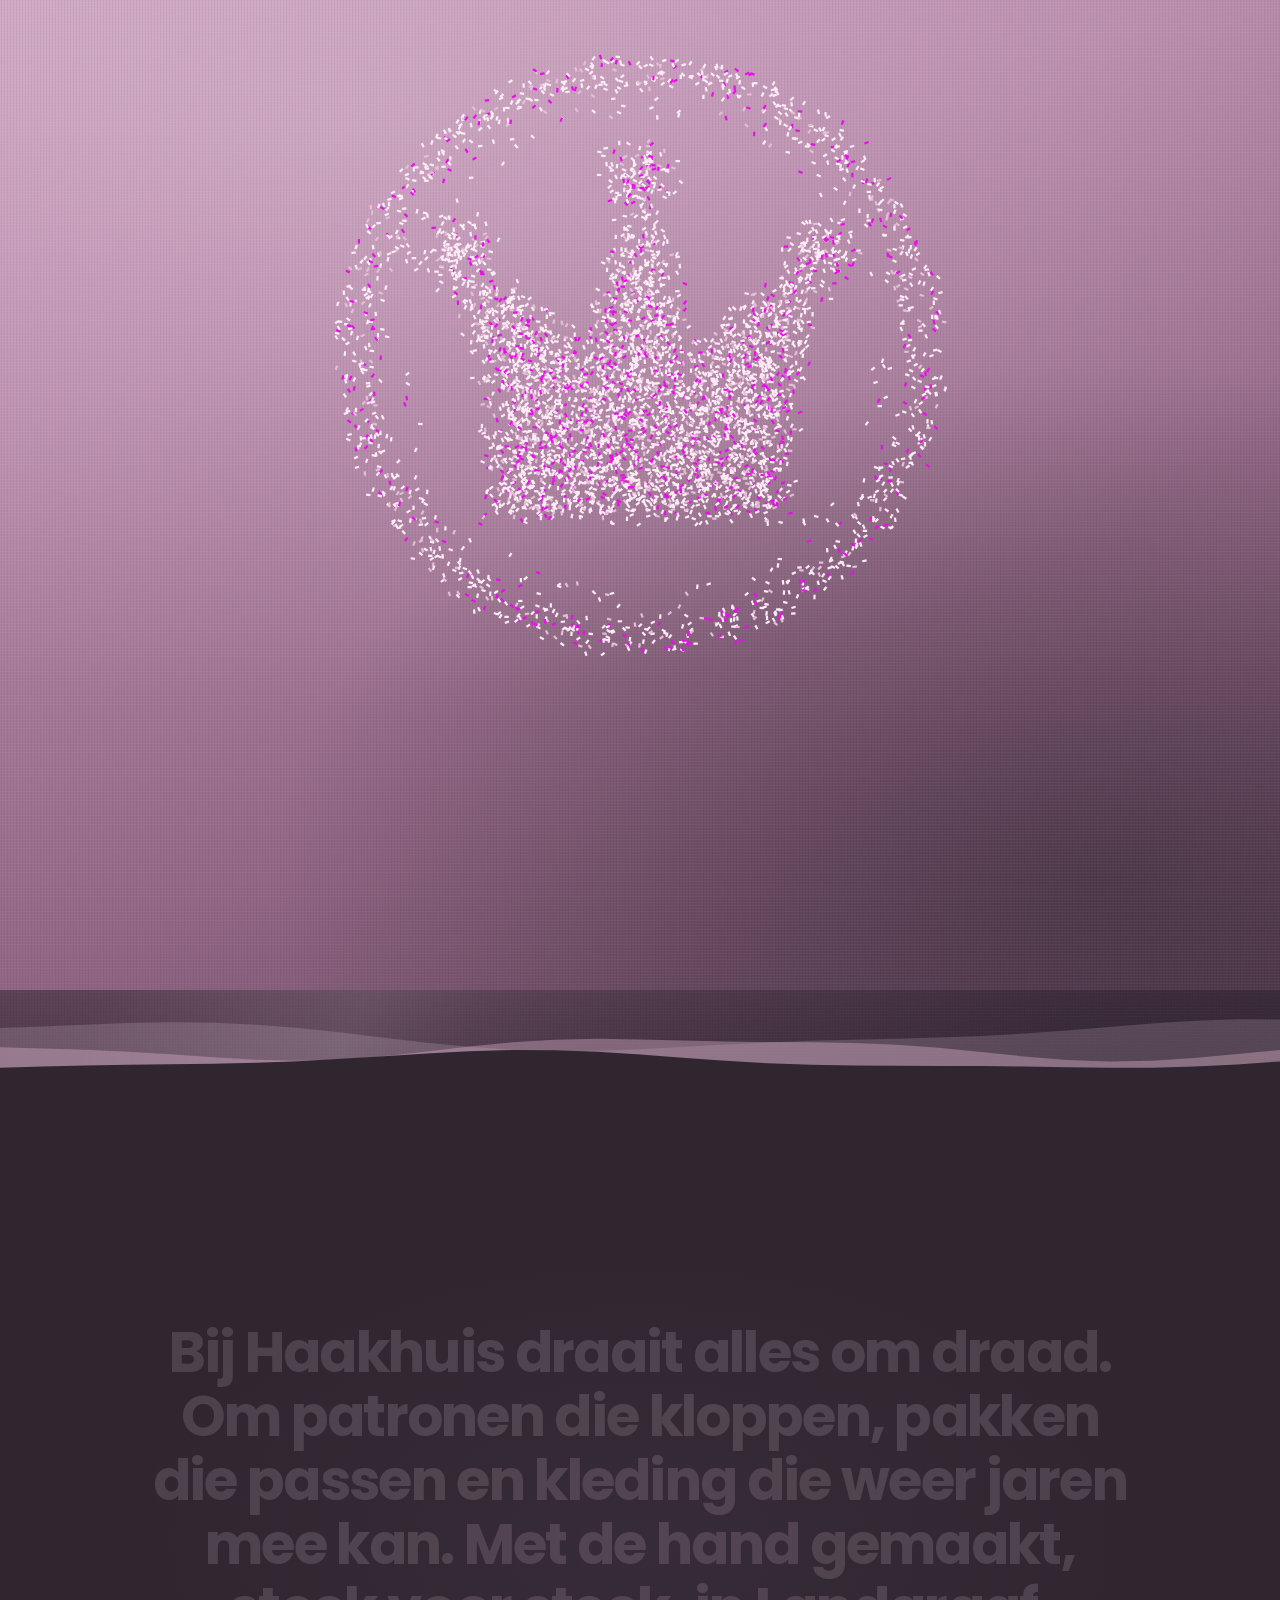
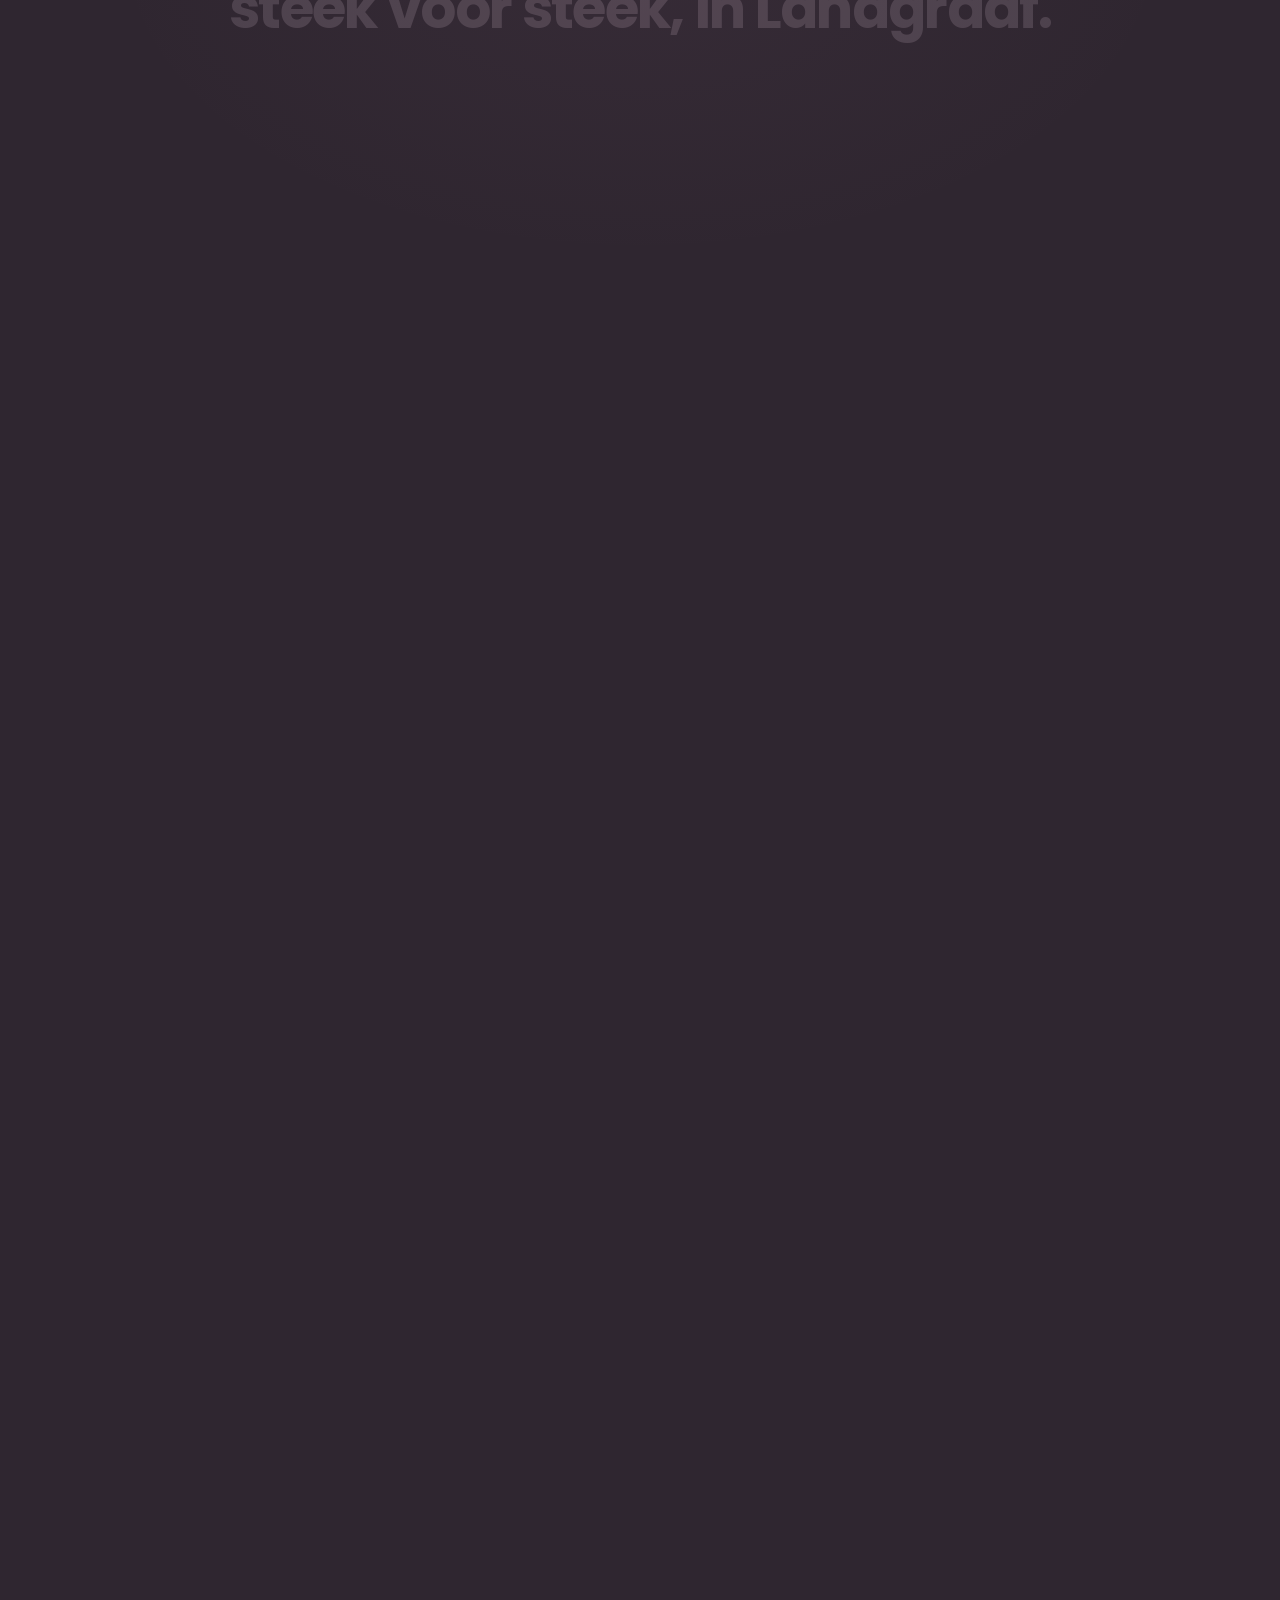
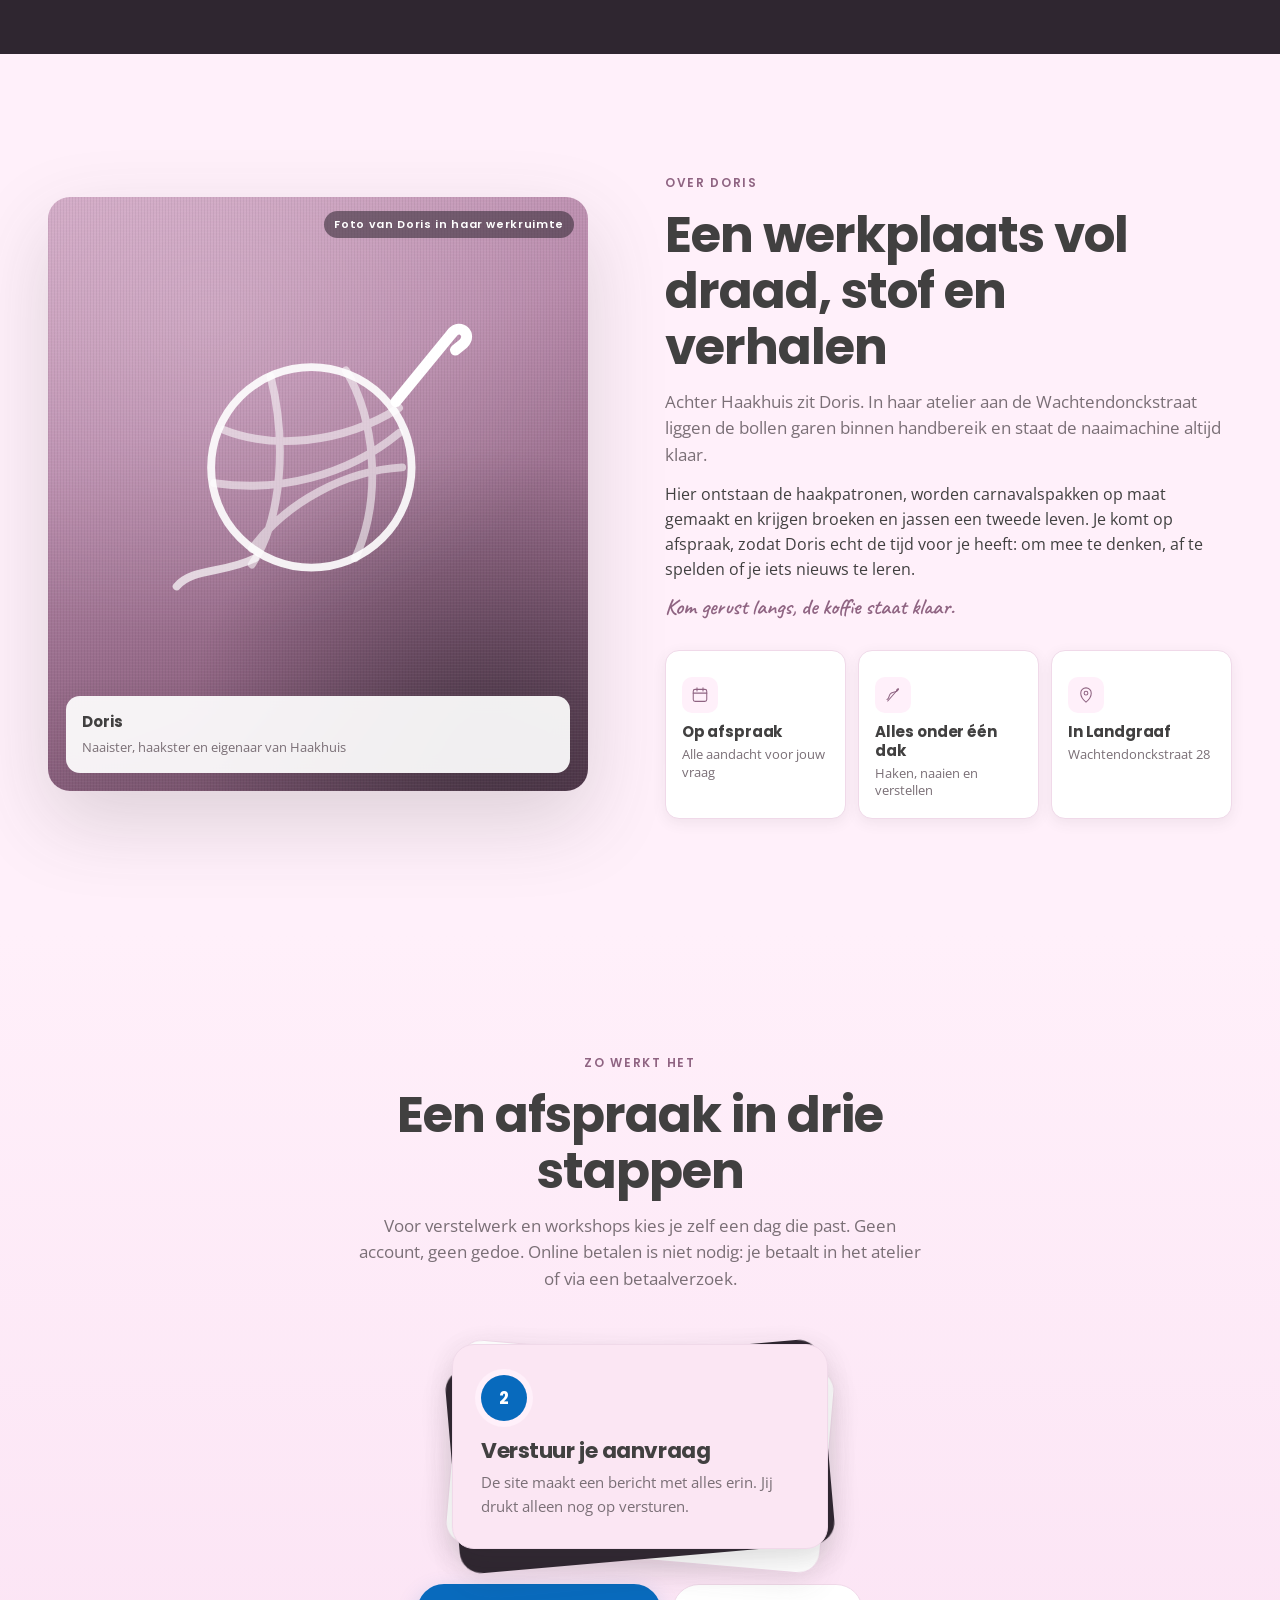
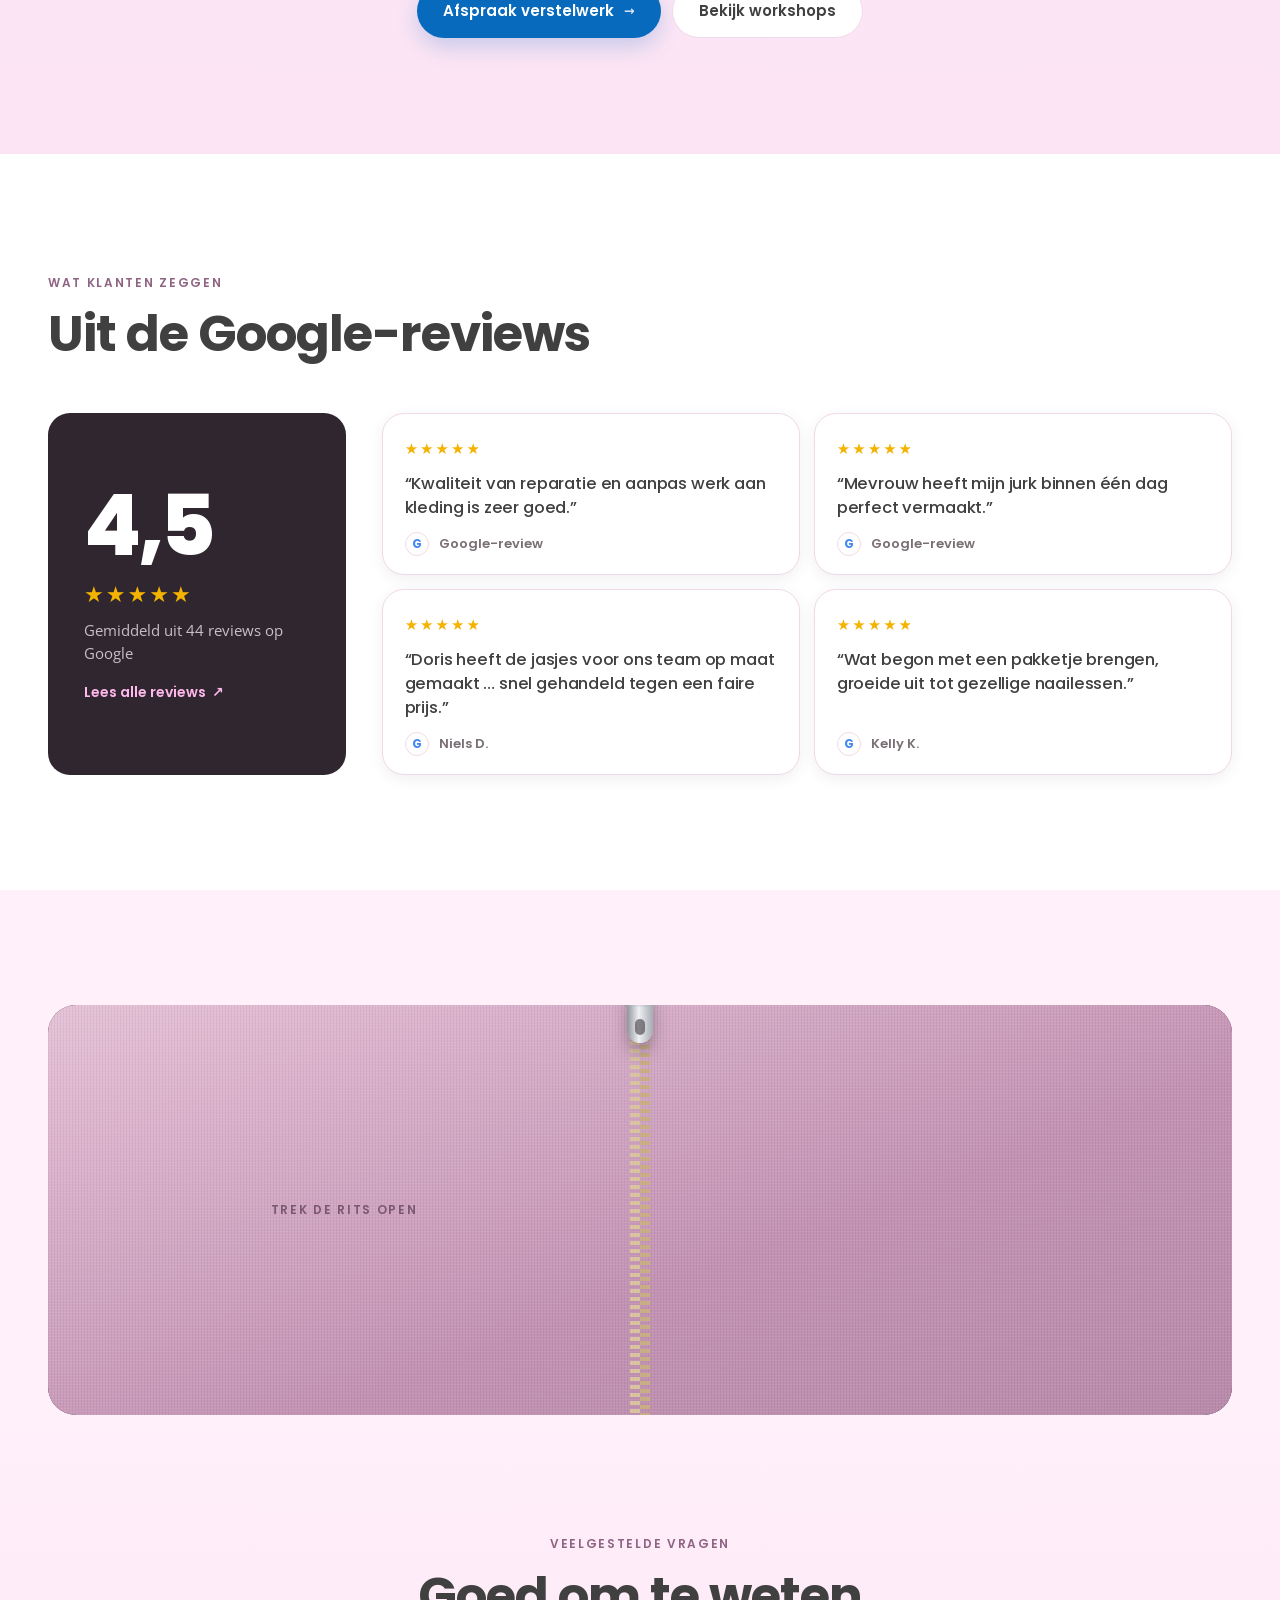
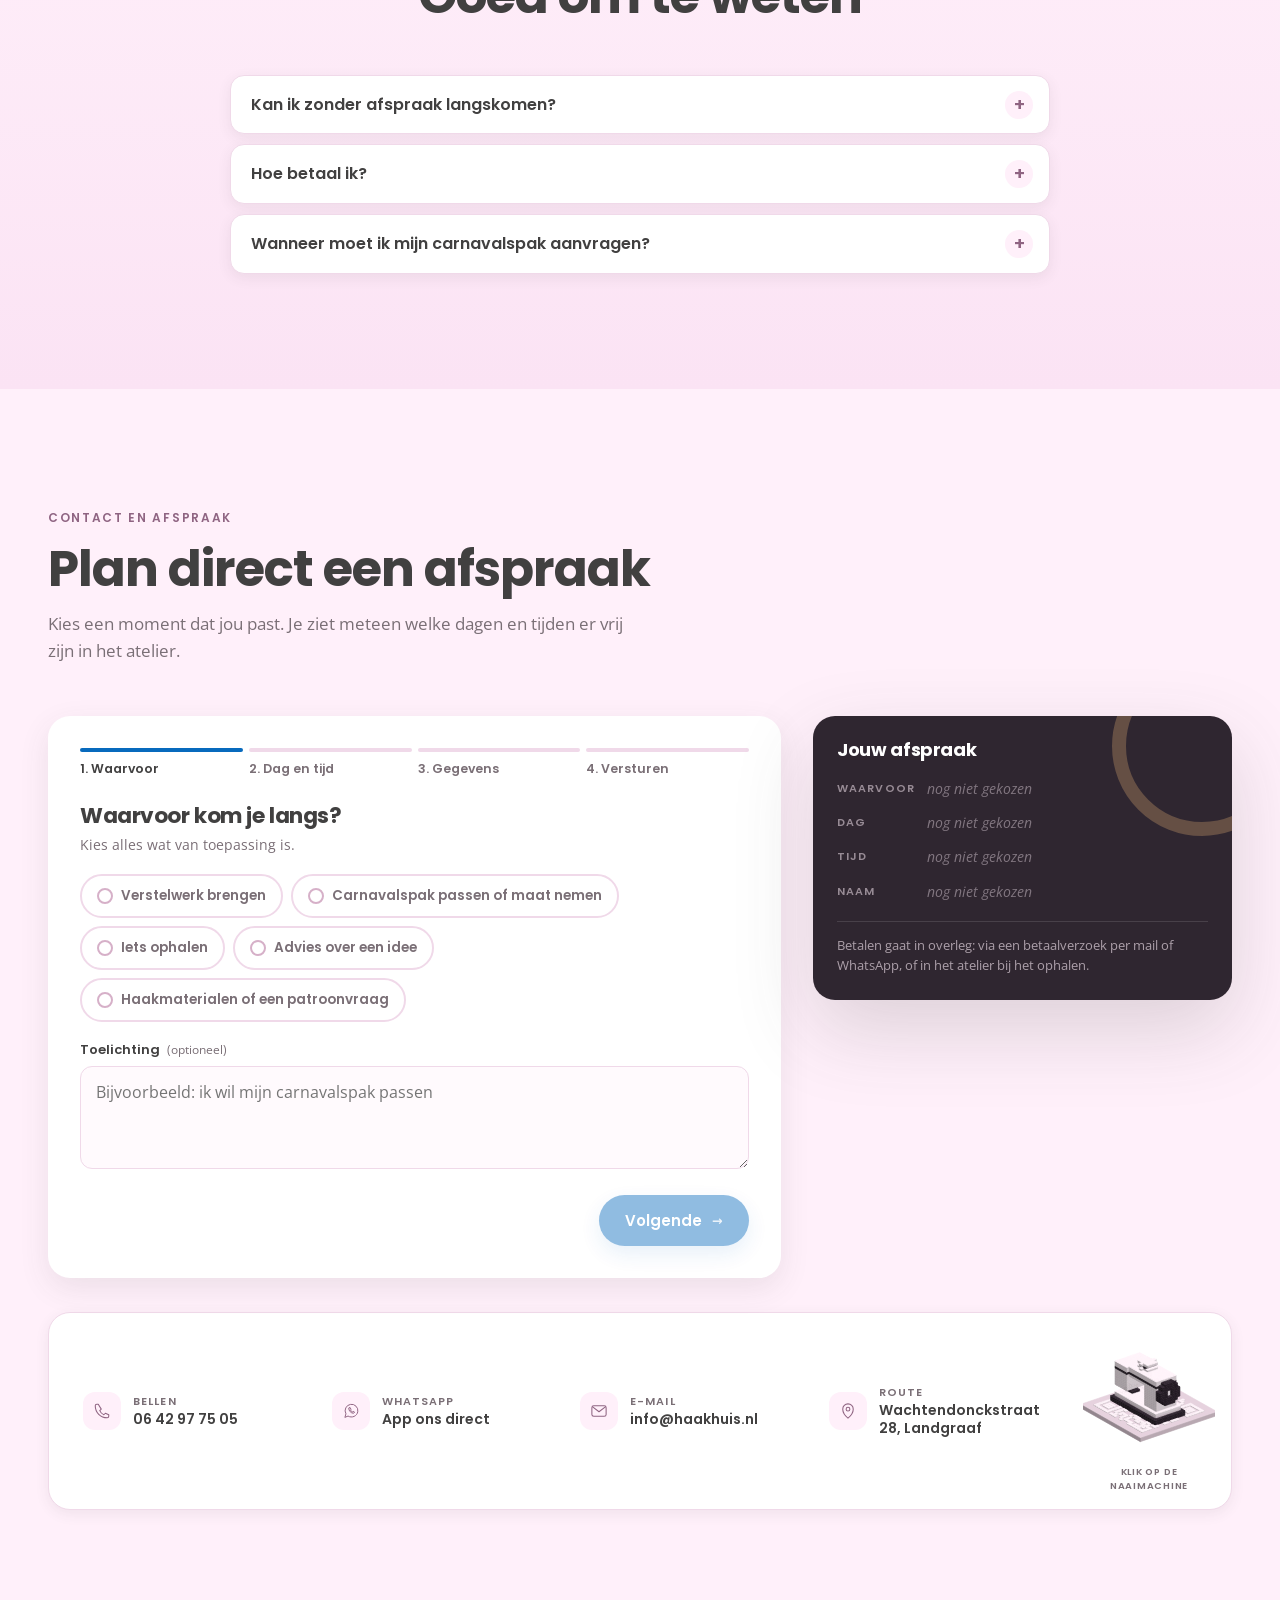
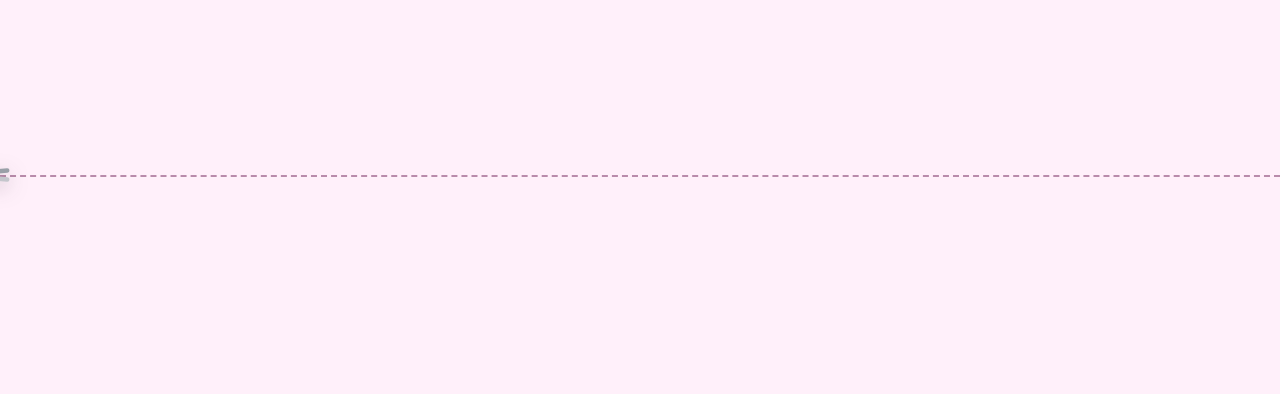
<file: index.html>
<!DOCTYPE html>
<html lang="nl">
<head>
  <meta charset="UTF-8">
  <meta name="viewport" content="width=device-width, initial-scale=1.0, viewport-fit=cover">
  <title>Haakhuis · Naaiatelier en haakstudio in Landgraaf</title>
  <meta name="description" content="Haakhuis in Landgraaf: eigen haakpatronen, carnavalskleding op maat, verstelwerk op afspraak en haak- en naaiworkshops.">
  <meta property="og:title" content="Haakhuis · Alles met draad, onder één dak">
  <meta property="og:description" content="Haakpatronen, carnavalskleding op maat, verstelwerk en workshops in Landgraaf.">
  <meta property="og:image" content="assets/img/haakhuis-logo.png">
  <meta name="theme-color" content="#2f2630">
  <link rel="icon" type="image/svg+xml" href="assets/img/logo.svg">
  <link rel="preconnect" href="https://fonts.googleapis.com">
  <link rel="preconnect" href="https://fonts.gstatic.com" crossorigin>
  <link href="https://fonts.googleapis.com/css2?family=Poppins:wght@400;500;600;700;800&family=Open+Sans:wght@400;600;700&family=Caveat:wght@600&display=swap" rel="stylesheet">
  <link rel="stylesheet" href="css/style.css?v=17">
  <script type="application/ld+json">
  {"@context":"https://schema.org","@type":"LocalBusiness","name":"Haakhuis","description":"Naaiatelier en haakstudio: haakpatronen, carnavalskleding op maat, verstelwerk en workshops.","email":"info@haakhuis.nl","telephone":"+31642977505","url":"https://www.haakhuis.nl","address":{"@type":"PostalAddress","streetAddress":"Wachtendonckstraat 28","postalCode":"6371 VW","addressLocality":"Landgraaf","addressCountry":"NL"},"geo":{"@type":"GeoCoordinates","latitude":50.8988968,"longitude":6.0212302}}
  </script>
</head>
<body data-page="home">
  <div class="intro" id="intro" aria-hidden="true">
    <canvas></canvas>
    <div class="intro-title"><span class="intro-eyebrow">Naaiatelier &amp; haakstudio · Landgraaf</span><b>haakhuis</b></div>
    <button class="intro-skip" type="button">Sla over</button>
  </div>
  <script src="js/opening.js?v=17"></script>
  <header data-site-head></header>

  <main>
    <!-- ============ HERO met de vier rondjes ============ -->
    <section class="hero" aria-labelledby="heroTitle" data-wave="#2f2630">
      <div class="hero-sheen"></div>
      <div class="wrap">
        <div class="hero-top">
          <span class="hero-eyebrow">Naaiatelier &amp; haakstudio · Landgraaf</span>
          <h1 class="hero-title" id="heroTitle">Alles met draad, <span>onder één dak</span></h1>
          <p class="hero-sub">Bij Haakhuis ontwerpen we haakpatronen, maken we carnavalskleding op maat, verstellen we je kleding en geven we workshops. Waar kom je voor?</p>
        </div>

        <nav class="hoops" aria-label="Kies een onderwerp">
          <a class="hoop p-haak" href="haakpatronen.html">
            <div class="hoop-ring" data-orbit="Patronen van Haakhuis">
              <div class="hoop-fabric"><img class="hoop-figure" src="assets/img/gen/pop-haken.png" alt="" loading="lazy"></div>
              <div class="hoop-wood"></div><div class="hoop-screw"></div>
            </div>
            <span class="hoop-label">Haakpatronen</span>
            <span class="hoop-sub">Eigen ontwerpen, in het Nederlands en Engels</span>
            <span class="hoop-go">Bekijk patronen →</span>
          </a>
          <a class="hoop p-carnaval" href="carnaval.html">
            <div class="hoop-ring" data-orbit="Alaaf · op maat">
              <div class="hoop-fabric"><img class="hoop-figure" src="assets/img/gen/pop-carnaval.png" alt="" loading="lazy"></div>
              <div class="hoop-wood"></div><div class="hoop-screw"></div>
            </div>
            <span class="hoop-label">Carnavalskleding</span>
            <span class="hoop-sub">Op maat gemaakt of kant-en-klaar</span>
            <span class="hoop-go">Naar carnaval →</span>
          </a>
          <a class="hoop p-verstel" href="verstelwerk.html">
            <div class="hoop-ring" data-orbit="Kies je dag en tijd">
              <div class="hoop-fabric"><img class="hoop-figure" src="assets/img/gen/pop-verstel.png" alt="" loading="lazy"></div>
              <div class="hoop-wood"></div><div class="hoop-screw"></div>
            </div>
            <span class="hoop-label">Verstelwerk</span>
            <span class="hoop-sub">Inkorten, ritsen, repareren</span>
            <span class="hoop-go">Afspraak maken →</span>
          </a>
          <a class="hoop p-workshop" href="workshops.html">
            <div class="hoop-ring" data-orbit="Haken en naaien">
              <div class="hoop-fabric"><img class="hoop-figure" src="assets/img/gen/pop-workshop.png" alt="" loading="lazy"></div>
              <div class="hoop-wood"></div><div class="hoop-screw"></div>
            </div>
            <span class="hoop-label">Workshops</span>
            <span class="hoop-sub">Leer het in een kleine groep</span>
            <span class="hoop-go">Kies een datum →</span>
          </a>
        </nav>
      </div>
    </section>

    <!-- ============ Scroll-tekst ============ -->
    <section class="scrolltext" data-scrolltext aria-label="Waar Haakhuis voor staat">
      <div class="st-sticky">
        <p class="st-text">Bij Haakhuis draait alles om draad. Om patronen die kloppen, pakken die passen en kleding die weer jaren mee kan. Met de hand gemaakt, steek voor steek, in Landgraaf.</p>
        <div class="st-logo"><img src="assets/img/haakhuis-logo.png" alt=""><div><b>haakhuis</b><small>Naaiatelier &amp; haakstudio</small></div></div>
      </div>
    </section>



    <!-- ============ Over Doris ============ -->
    <section class="section">
      <div class="wrap story">
        <div class="story-visual" data-reveal>
          <span class="ph-note">Foto van Doris in haar werkruimte</span>
          <svg class="yarn" viewBox="0 0 200 200" fill="none" stroke="#fff" stroke-width="5" stroke-linecap="round" aria-hidden="true">
            <circle cx="96" cy="112" r="64" stroke-opacity=".9"/>
            <path d="M40 88c30 12 74 10 112-14M34 122c40 6 84-4 118-32M58 164c22-30 60-50 96-52M70 54c10 40 8 90-12 120M118 50c18 30 24 80 6 120" stroke-opacity=".55"/>
            <path d="M150 70 186 26" stroke-width="7"/><path d="M186 26c5-6 13 1 7 7l-5 4" stroke-width="7"/>
            <path d="M60 170c-20 10-40 6-50 18" stroke-opacity=".7"/>
          </svg>
          <div class="tag"><b>Doris</b><small>Naaister, haakster en eigenaar van Haakhuis</small></div>
        </div>
        <div class="story-text" data-reveal>
          <span class="eyebrow">Over Doris</span>
          <h2>Een werkplaats vol draad, stof en verhalen</h2>
          <p class="lead">Achter Haakhuis zit Doris. In haar atelier aan de Wachtendonckstraat liggen de bollen garen binnen handbereik en staat de naaimachine altijd klaar.</p>
          <p>Hier ontstaan de haakpatronen, worden carnavalspakken op maat gemaakt en krijgen broeken en jassen een tweede leven. Je komt op afspraak, zodat Doris echt de tijd voor je heeft: om mee te denken, af te spelden of je iets nieuws te leren.</p>
          <p><span class="hand">Kom gerust langs, de koffie staat klaar.</span></p>
          <div class="stats feats">
            <div class="stat"><span class="ic" data-icon="kalender"></span><b>Op afspraak</b><span>Alle aandacht voor jouw vraag</span></div>
            <div class="stat"><span class="ic" data-icon="naald"></span><b>Alles onder één dak</b><span>Haken, naaien en verstellen</span></div>
            <div class="stat"><span class="ic" data-icon="pin"></span><b>In Landgraaf</b><span>Wachtendonckstraat 28</span></div>
          </div>
        </div>
      </div>
    </section>

    <!-- ============ Zo werkt een afspraak ============ -->
    <section class="section section-tint">
      <div class="wrap">
        <div class="section-head center" data-reveal>
          <span class="eyebrow">Zo werkt het</span>
          <h2>Een afspraak in drie stappen</h2>
          <p class="lead">Voor verstelwerk en workshops kies je zelf een dag die past. Geen account, geen gedoe. Online betalen is niet nodig: je betaalt in het atelier of via een betaalverzoek.</p>
        </div>
        <div class="steps fan">
          <div class="step" data-reveal><h3>Kies een dag en tijd</h3><p>Je ziet direct op welke dagen we verstellen en welke workshops er gepland staan.</p></div>
          <div class="step" data-reveal><h3>Verstuur je aanvraag</h3><p>De site maakt een bericht met alles erin. Jij drukt alleen nog op versturen.</p></div>
          <div class="step" data-reveal><h3>Wij bevestigen</h3><p>Je hoort snel of het past. Betalen doe je via een betaalverzoek of in het atelier.</p></div>
        </div>
        <div class="btn-row" style="justify-content:center;margin-top:36px" data-reveal>
          <a class="btn magnetic" href="verstelwerk.html#boeken">Afspraak verstelwerk <i>→</i></a>
          <a class="btn btn-ghost" href="workshops.html">Bekijk workshops</a>
        </div>
      </div>
    </section>


    <!-- ============ Google-reviews ============ -->
    <section class="section section-white" aria-labelledby="revTitle">
      <div class="wrap">
        <div class="section-head" data-reveal>
          <span class="eyebrow">Wat klanten zeggen</span>
          <h2 id="revTitle">Uit de Google-reviews</h2>
        </div>
        <div class="reviews" id="reviews"></div>
      </div>
    </section>

    <!-- ============ Carnavalsseizoen ============ -->
    <section class="section" style="padding-bottom:0">
      <div class="wrap">
        <div class="season" data-reveal data-zip>
          <div>
            <span class="eyebrow" style="color:#ffb8ec">Carnaval 2027</span>
            <h2>Op 11-11 begint het seizoen. Is jouw pak al klaar?</h2>
            <p>Een pak op maat heeft tijd nodig. Hoe eerder je het aanvraagt, hoe meer keuze in stoffen en hoe rustiger het passen.</p>
            <a class="btn btn-rose" href="carnaval.html">Pak op maat aanvragen <i>→</i></a>
          </div>
          <div>
            <p class="countdown-label">Nog tot 11 november</p>
            <div class="countdown" data-countdown="2026-11-11">
              <div><b data-u="d">00</b><span>dagen</span></div>
              <div><b data-u="h">00</b><span>uur</span></div>
              <div><b data-u="m">00</b><span>min</span></div>
            </div>
          </div>
        </div>
      </div>
    </section>

    <!-- ============ FAQ ============ -->
    <section class="section section-tint">
      <div class="wrap">
        <div class="section-head center" data-reveal>
          <span class="eyebrow">Veelgestelde vragen</span>
          <h2>Goed om te weten</h2>
        </div>
        <div class="faq" data-reveal>
          <details><summary>Kan ik zonder afspraak langskomen?</summary><div>Haakhuis werkt alleen op afspraak. Zo hebben we echt tijd voor je. Kies hieronder direct een moment in de <a href="#contact">agenda</a>.</div></details>
          <details><summary>Hoe betaal ik?</summary><div>Na je afspraak of inschrijving krijg je een betaalverzoek per mail of WhatsApp. Betalen in het atelier kan ook.</div></details>
          <details><summary>Wanneer moet ik mijn carnavalspak aanvragen?</summary><div>Het liefst voor 1 december, dan is er nog volop keuze in stoffen. Aanvragen voor maatwerk kunnen tot begin januari. Kijk op de pagina <a href="carnaval.html">carnaval</a> voor de planning.</div></details>
        </div>
      </div>
    </section>

    <!-- ============ Contact ============ -->
    <section class="section" id="contact">
      <div class="wrap">
        <div class="section-head" data-reveal>
          <span class="eyebrow">Contact en afspraak</span>
          <h2 id="contactTitle">Plan direct een afspraak</h2>
          <p class="lead">Kies een moment dat jou past. Je ziet meteen welke dagen en tijden er vrij zijn in het atelier.</p>
        </div>
        <div class="booker" id="verstelBooker" data-mode="contact">
          <div class="panel">
            <ol class="stepper" aria-label="Stappen">
              <li><button type="button"><span>1. Waarvoor</span></button></li>
              <li><button type="button"><span>2. Dag en tijd</span></button></li>
              <li><button type="button"><span>3. Gegevens</span></button></li>
              <li><button type="button"><span>4. Versturen</span></button></li>
            </ol>
            <form id="verstelForm" novalidate onsubmit="return false">
              <div class="bstep">
                <h3>Waarvoor kom je langs?</h3>
                <p class="muted">Kies alles wat van toepassing is.</p>
                <div class="chips" id="soorten"></div>
                <div class="field" style="margin-top:18px"><label for="toelichting">Toelichting <small>(optioneel)</small></label><textarea id="toelichting" name="toelichting" rows="3" placeholder="Bijvoorbeeld: ik wil mijn carnavalspak passen"></textarea></div>
                <div class="bnav"><span></span><button type="button" class="btn" id="toStep2" disabled>Volgende <i>→</i></button></div>
              </div>

              <div class="bstep">
                <h3>Wanneer kom je langs?</h3>
                <p class="muted">Kies eerst een dag, daarna een tijd.</p>
                <div class="cal" id="cal"></div>
                <h4 id="slotsTitle" style="margin:22px 0 8px;font-size:15px">Kies eerst een dag</h4>
                <div class="slots" id="slots"><div class="slots-empty" style="grid-column:1/-1">De tijden verschijnen zodra je een dag kiest.</div></div>
                <div class="bnav"><button type="button" class="btn btn-ghost" id="back1">← Terug</button><button type="button" class="btn" id="toStep3" disabled>Volgende <i>→</i></button></div>
              </div>

              <div class="bstep">
                <h3>Hoe kunnen we je bereiken?</h3>
                <p class="muted">Telefoon of e-mail is genoeg, allebei mag ook.</p>
                <div class="fields">
                  <div class="field"><label for="v-naam">Naam</label><input id="v-naam" name="naam" autocomplete="name" required><span class="err">Vul je naam in</span></div>
                  <div class="field"><label for="v-tel">Telefoon</label><input id="v-tel" name="telefoon" type="tel" autocomplete="tel" inputmode="tel"><span class="err">Vul een telefoonnummer of e-mail in</span></div>
                  <div class="field full"><label for="v-mail">E-mail</label><input id="v-mail" name="email" type="email" autocomplete="email"><span class="err">Vul een geldig e-mailadres of telefoonnummer in</span></div>
                </div>
                <div class="bnav"><button type="button" class="btn btn-ghost" id="back2">← Terug</button><button type="button" class="btn" id="toStep4">Controleren <i>→</i></button></div>
              </div>

              <div class="bstep">
                <h3>Klopt alles?</h3>
                <p class="muted">Druk op versturen. Je mailprogramma opent met het bericht al ingevuld, daar druk je nog één keer op versturen.</p>
                <div class="send-box" id="sendVerstel"></div>
                <div class="done-msg" id="verstelDone">
                  <div class="check" data-icon="check"></div>
                  <b>Bijna klaar</b>
                  <p class="muted">Verstuur het bericht in je mail. We bevestigen je afspraak zo snel mogelijk.</p>
                </div>
                <div class="bnav"><button type="button" class="btn btn-ghost" id="back3">← Aanpassen</button><span></span></div>
              </div>
            </form>
          </div>

          <aside class="summary" aria-live="polite">
            <div class="summary-card">
              <h3>Jouw afspraak</h3>
              <ul class="summary-list" id="sumList"></ul>
              <p class="summary-note">Betalen gaat in overleg: via een betaalverzoek per mail of WhatsApp, of in het atelier bij het ophalen.</p>
            </div>
          </aside>
        </div>
        <div class="contact-strip" data-reveal>
          <div class="cs-items">
            <a class="cs-item" data-href="tel"><span class="ic" data-icon="tel"></span><span><small>Bellen</small><b data-fill="tel"></b></span></a>
            <a class="cs-item" data-href="wa" href="#" target="_blank" rel="noopener"><span class="ic" data-icon="whatsapp"></span><span><small>WhatsApp</small><b>App ons direct</b></span></a>
            <a class="cs-item" data-href="mail"><span class="ic" data-icon="mail"></span><span><small>E-mail</small><b data-fill="email"></b></span></a>
            <a class="cs-item" href="https://www.google.com/maps?cid=18015221377923114563" target="_blank" rel="noopener"><span class="ic" data-icon="pin"></span><span><small>Route</small><b>Wachtendonckstraat 28, Landgraaf</b></span></a>
          </div>
          <div class="cs-qr qr-machine">
            <canvas tabindex="0" role="img" aria-label="Naaimachine die een QR-code wordt. Scan de code om Haakhuis te appen."></canvas>
            <p class="qr-hint">Scan om ons te appen</p>
          </div>
        </div>
      </div>
    </section>
  </main>

  <footer data-site-foot></footer>

  <script src="js/config.js?v=17"></script>
  <script src="js/main.js?v=17"></script>
  <script src="js/booking.js?v=17"></script>
  <script src="js/scenes.js?v=17"></script>
  <script src="js/fx.js?v=17"></script>
  <script src="js/haakhuis-qr.js?v=17"></script>
</body>
</html>
</file>
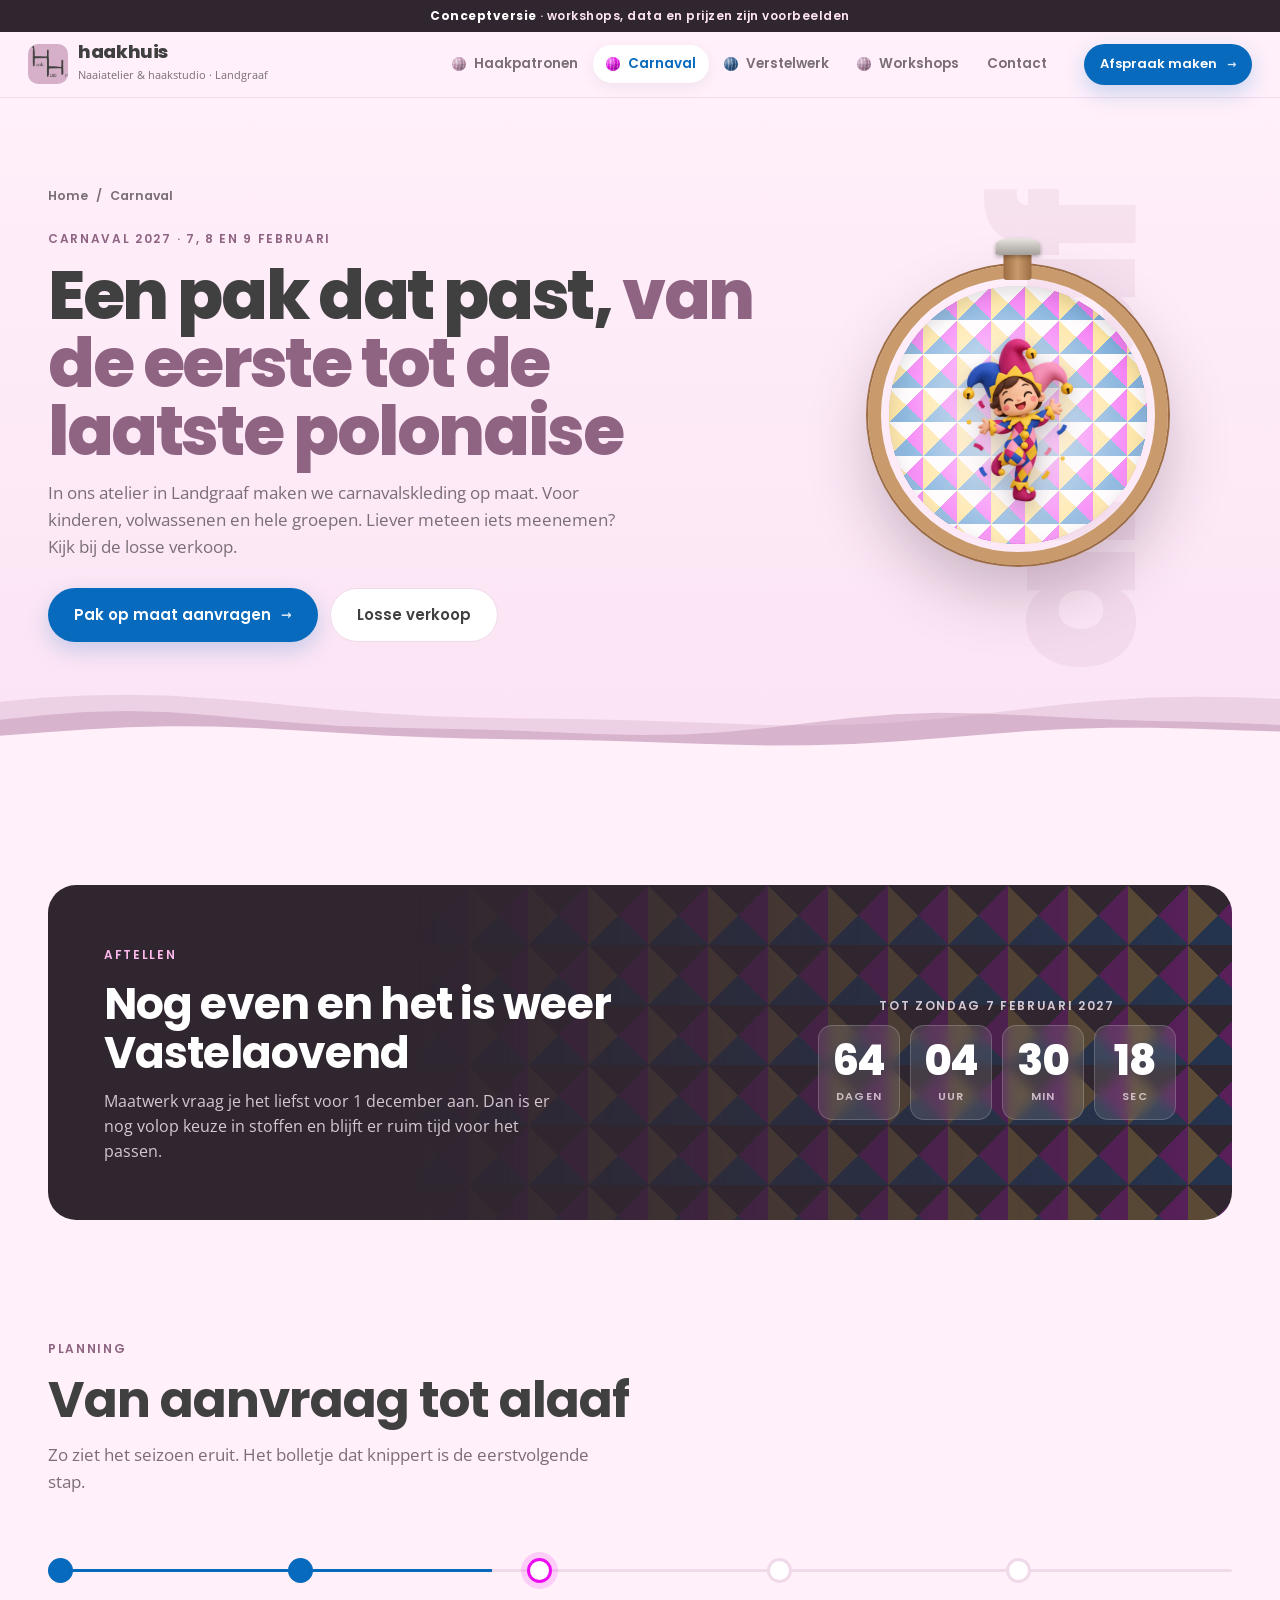
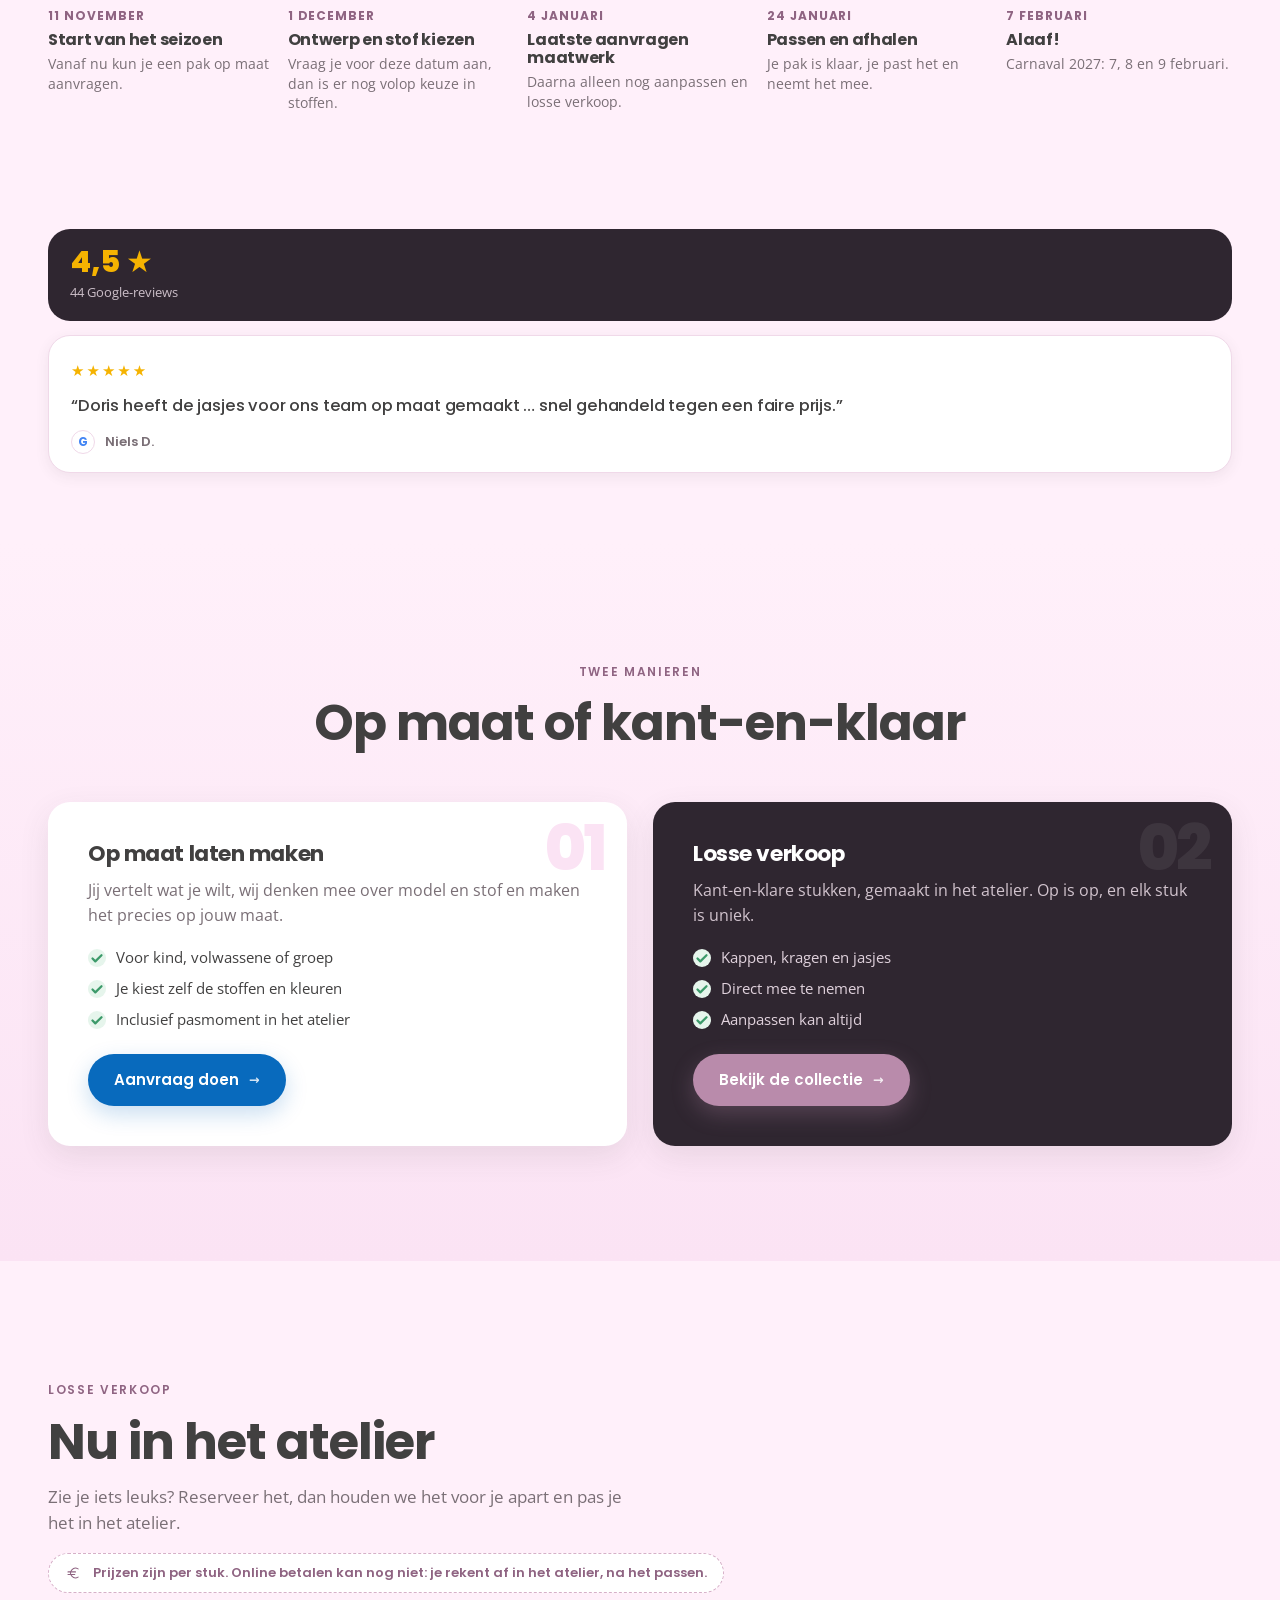
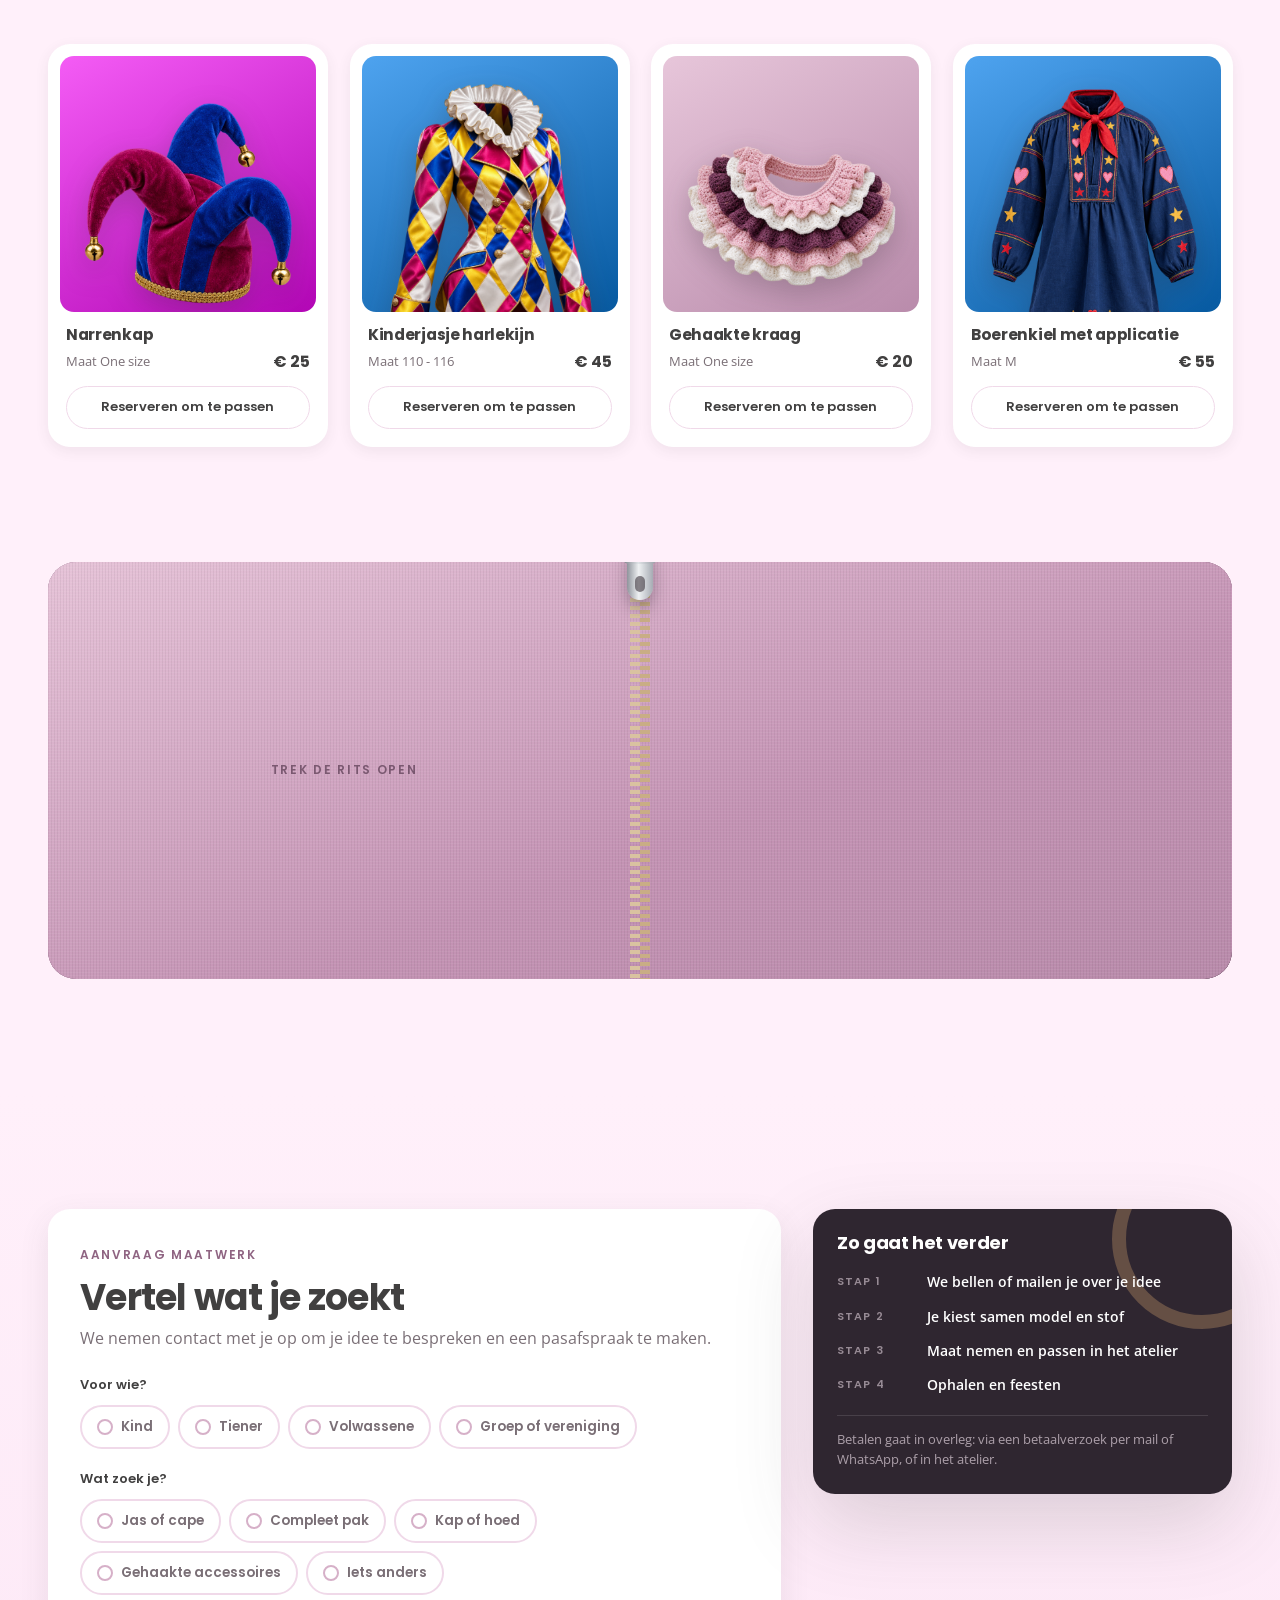
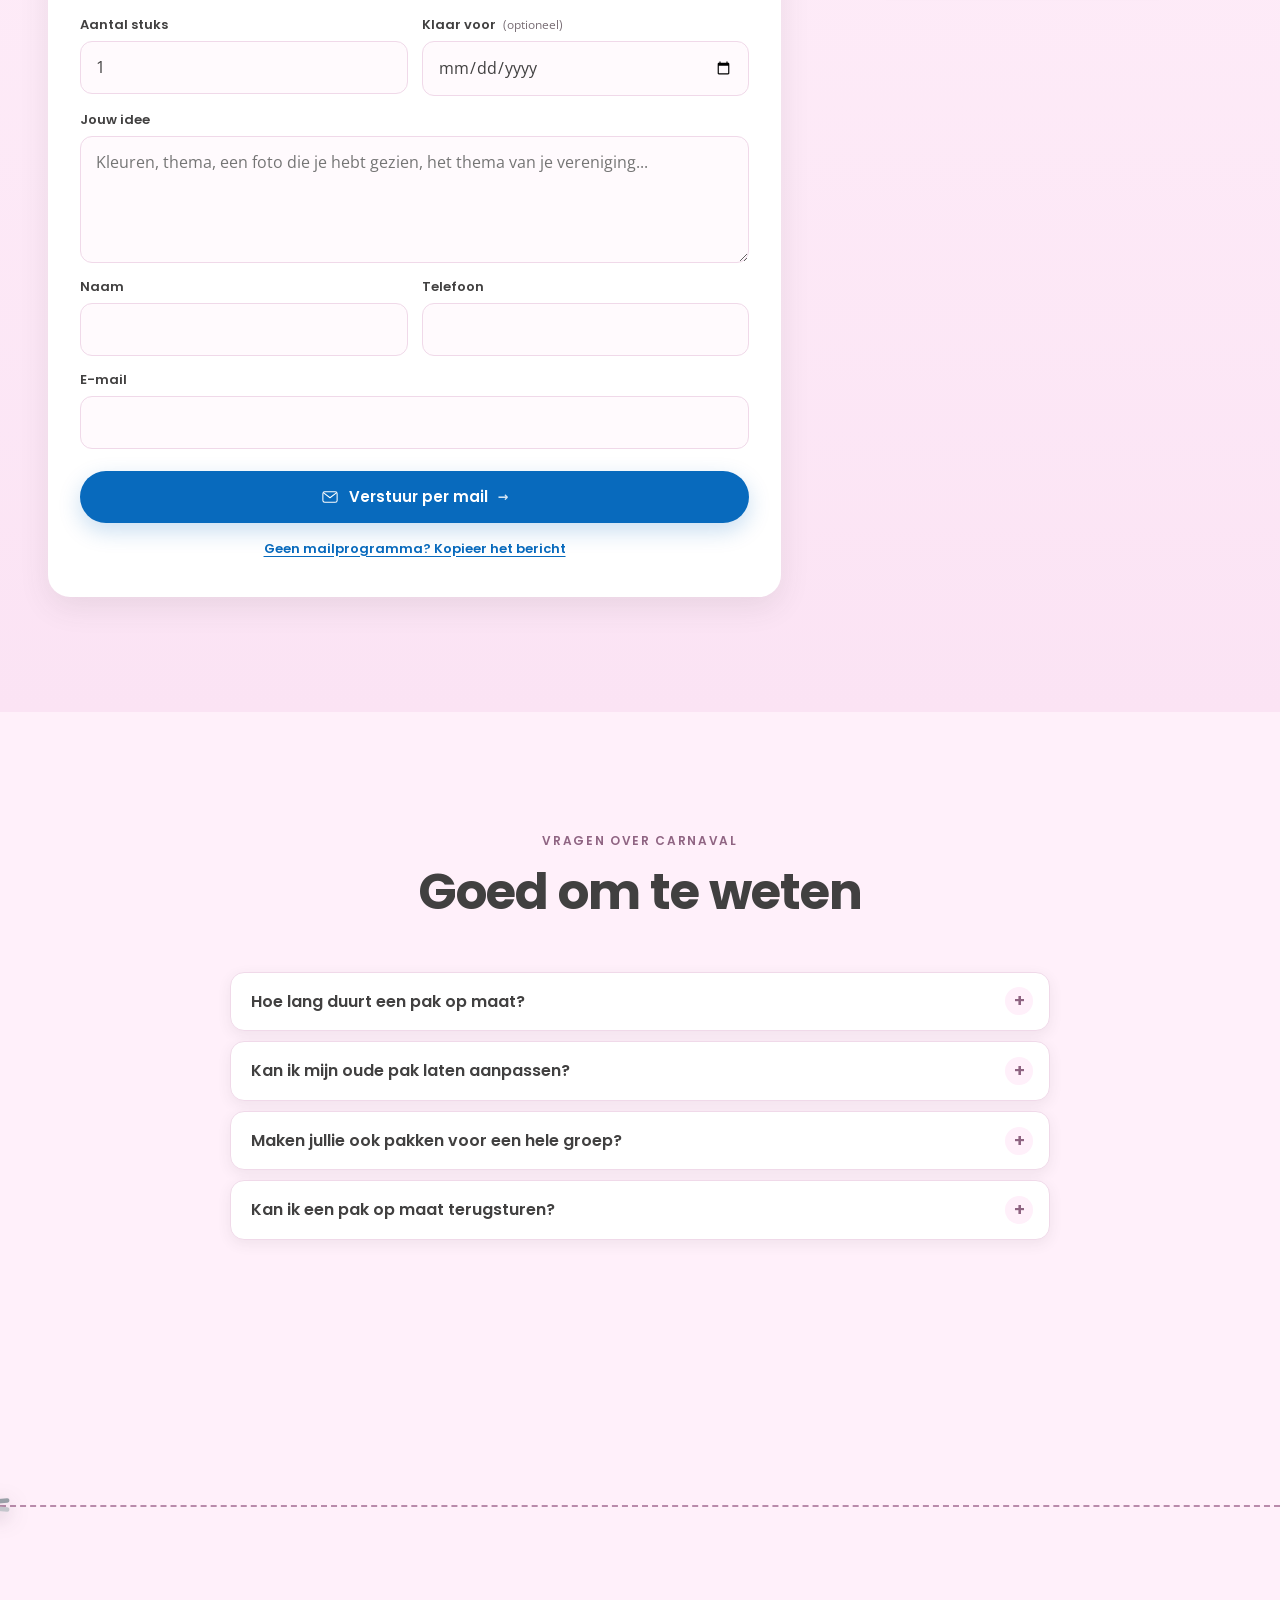
<file: carnaval.html>
<!DOCTYPE html>
<html lang="nl">
<head>
  <meta charset="UTF-8">
  <meta name="viewport" content="width=device-width, initial-scale=1.0, viewport-fit=cover">
  <title>Carnavalskleding op maat · Haakhuis Landgraaf</title>
  <meta name="description" content="Carnavalskleding op maat of kant-en-klaar, gemaakt in Landgraaf. Vraag je pak aan voor carnaval 2027.">
  <meta name="theme-color" content="#2f2630">
  <link rel="icon" type="image/svg+xml" href="assets/img/logo.svg">
  <link rel="preconnect" href="https://fonts.googleapis.com">
  <link rel="preconnect" href="https://fonts.gstatic.com" crossorigin>
  <link href="https://fonts.googleapis.com/css2?family=Poppins:wght@400;500;600;700;800&family=Open+Sans:wght@400;600;700&family=Caveat:wght@600&display=swap" rel="stylesheet">
  <link rel="stylesheet" href="css/style.css?v=17">
</head>
<body data-page="carnaval">
  <header data-site-head></header>

  <main>
    <section class="page-hero" data-wave="var(--bg)">
      <span class="bgword" aria-hidden="true">alaaf</span>
      <div class="wrap">
        <div>
          <nav class="crumbs" aria-label="Kruimelpad"><a href="index.html">Home</a><span>/</span><span>Carnaval</span></nav>
          <span class="eyebrow">Carnaval 2027 · 7, 8 en 9 februari</span>
          <h1>Een pak dat past, <span>van de eerste tot de laatste polonaise</span></h1>
          <p class="lead">In ons atelier in Landgraaf maken we carnavalskleding op maat. Voor kinderen, volwassenen en hele groepen. Liever meteen iets meenemen? Kijk bij de losse verkoop.</p>
          <div class="btn-row">
            <a class="btn magnetic" href="#aanvraag">Pak op maat aanvragen <i>→</i></a>
            <a class="btn btn-ghost" href="#losse-verkoop">Losse verkoop</a>
          </div>
        </div>
        <div class="page-hoop p-carnaval" aria-hidden="true">
          <div class="hoop-ring"><div class="hoop-fabric"><img class="hoop-figure" src="assets/img/gen/pop-carnaval.png" alt="" loading="lazy"></div><div class="hoop-wood"></div><div class="hoop-screw"></div></div>
        </div>
      </div>
    </section>

    <!-- ============ Countdown ============ -->
    <section class="section" style="padding-bottom:0">
      <div class="wrap">
        <div class="season" data-reveal>
          <div>
            <span class="eyebrow" style="color:#ffb8ec">Aftellen</span>
            <h2>Nog even en het is weer Vastelaovend</h2>
            <p>Maatwerk vraag je het liefst voor 1 december aan. Dan is er nog volop keuze in stoffen en blijft er ruim tijd voor het passen.</p>
          </div>
          <div>
            <p class="countdown-label">Tot zondag 7 februari 2027</p>
            <div class="countdown" data-countdown="2027-02-07">
              <div><b data-u="d">00</b><span>dagen</span></div>
              <div><b data-u="h">00</b><span>uur</span></div>
              <div><b data-u="m">00</b><span>min</span></div>
              <div><b data-u="s">00</b><span>sec</span></div>
            </div>
          </div>
        </div>
      </div>
    </section>

    <!-- ============ Planning ============ -->
    <section class="section">
      <div class="wrap">
        <div class="section-head" data-reveal>
          <span class="eyebrow">Planning</span>
          <h2>Van aanvraag tot alaaf</h2>
          <p class="lead">Zo ziet het seizoen eruit. Het bolletje dat knippert is de eerstvolgende stap.</p>
        </div>
        <div class="timeline" id="timeline"></div>
      </div>
    </section>

    <section class="section-reviews" aria-label="Google-reviews"><div class="wrap" data-reviews="carnaval"></div></section>

    <!-- ============ Twee routes ============ -->
    <section class="section section-tint">
      <div class="wrap">
        <div class="section-head center" data-reveal>
          <span class="eyebrow">Twee manieren</span>
          <h2>Op maat of kant-en-klaar</h2>
        </div>
        <div class="routes">
          <div class="route" data-reveal>
            <span class="num" aria-hidden="true">01</span>
            <h3>Op maat laten maken</h3>
            <p>Jij vertelt wat je wilt, wij denken mee over model en stof en maken het precies op jouw maat.</p>
            <ul><li>Voor kind, volwassene of groep</li><li>Je kiest zelf de stoffen en kleuren</li><li>Inclusief pasmoment in het atelier</li></ul>
            <a class="btn" href="#aanvraag">Aanvraag doen <i>→</i></a>
          </div>
          <div class="route dark" data-reveal>
            <span class="num" aria-hidden="true">02</span>
            <h3>Losse verkoop</h3>
            <p>Kant-en-klare stukken, gemaakt in het atelier. Op is op, en elk stuk is uniek.</p>
            <ul style="color:rgba(255,240,250,.85)"><li>Kappen, kragen en jasjes</li><li>Direct mee te nemen</li><li>Aanpassen kan altijd</li></ul>
            <a class="btn btn-rose" href="#losse-verkoop">Bekijk de collectie <i>→</i></a>
          </div>
        </div>
      </div>
    </section>

    <!-- ============ Losse verkoop ============ -->
    <section class="section" id="losse-verkoop">
      <div class="wrap">
        <div class="section-head" data-reveal>
          <span class="eyebrow">Losse verkoop</span>
          <h2>Nu in het atelier</h2>
          <p class="lead">Zie je iets leuks? Reserveer het, dan houden we het voor je apart en pas je het in het atelier.</p>
          <p class="pay-note"><span data-icon="euro"></span>Prijzen zijn per stuk. Online betalen kan nog niet: je rekent af in het atelier, na het passen.</p>
        </div>
        <div class="products" id="products"></div>
      </div>
    </section>

    <!-- ============ Teaser pak samenstellen ============ -->
    <section class="section" style="padding-top:0">
      <div class="wrap">
        <div class="teaser" data-reveal data-zip>
          <div>
            <span class="badge">Binnenkort</span>
            <h2>Stel je pak online samen</h2>
            <p>Kies een model, combineer stoffen en onderdelen en bekijk je pak van alle kanten. Daarna stuur je je ontwerp direct naar ons op.</p>
            <a class="btn btn-light" id="configBtn" href="#" style="margin-top:24px">Laat het me weten <i>→</i></a>
          </div>
          <div class="teaser-visual" aria-hidden="true">
            <div class="c-magenta"><span data-icon="jas"></span></div>
            <div class="c-blauw"><span data-icon="carnaval"></span></div>
            <div class="c-roze"><span data-icon="kraag"></span></div>
          </div>
        </div>
      </div>
    </section>

    <!-- ============ Aanvraag ============ -->
    <section class="section section-tint" id="aanvraag">
      <div class="wrap">
        <div class="booker">
          <div class="panel" data-reveal>
            <span class="eyebrow">Aanvraag maatwerk</span>
            <h2 style="font-size:clamp(26px,3vw,36px);margin-bottom:8px">Vertel wat je zoekt</h2>
            <p class="muted" style="margin-bottom:24px">We nemen contact met je op om je idee te bespreken en een pasafspraak te maken.</p>
            <form id="carnavalForm" novalidate onsubmit="return false">
              <fieldset style="border:0;margin-bottom:20px">
                <legend style="font:600 13px var(--font-head);margin-bottom:10px">Voor wie?</legend>
                <div class="chips">
                  <label class="chip"><input type="checkbox" name="voor" value="Kind"><span>Kind</span></label>
                  <label class="chip"><input type="checkbox" name="voor" value="Tiener"><span>Tiener</span></label>
                  <label class="chip"><input type="checkbox" name="voor" value="Volwassene"><span>Volwassene</span></label>
                  <label class="chip"><input type="checkbox" name="voor" value="Groep of vereniging"><span>Groep of vereniging</span></label>
                </div>
              </fieldset>
              <fieldset style="border:0;margin-bottom:20px">
                <legend style="font:600 13px var(--font-head);margin-bottom:10px">Wat zoek je?</legend>
                <div class="chips">
                  <label class="chip"><input type="checkbox" name="wat" value="Jas of cape"><span>Jas of cape</span></label>
                  <label class="chip"><input type="checkbox" name="wat" value="Compleet pak"><span>Compleet pak</span></label>
                  <label class="chip"><input type="checkbox" name="wat" value="Kap of hoed"><span>Kap of hoed</span></label>
                  <label class="chip"><input type="checkbox" name="wat" value="Gehaakte accessoires"><span>Gehaakte accessoires</span></label>
                  <label class="chip"><input type="checkbox" name="wat" value="Iets anders"><span>Iets anders</span></label>
                </div>
              </fieldset>
              <div class="fields" style="margin-bottom:14px">
                <div class="field"><label for="cv-aantal">Aantal stuks</label><input id="cv-aantal" name="aantal" type="number" min="1" value="1" inputmode="numeric"></div>
                <div class="field"><label for="cv-klaar">Klaar voor <small>(optioneel)</small></label><input id="cv-klaar" name="klaar" type="date"></div>
                <div class="field full"><label for="cv-idee">Jouw idee</label><textarea id="cv-idee" name="idee" rows="4" placeholder="Kleuren, thema, een foto die je hebt gezien, het thema van je vereniging..."></textarea></div>
              </div>
              <div data-contact></div>
              <div class="send-box" id="cvSend" style="margin-top:22px"></div>
              <div class="done-msg" id="cvDone"><div class="check" data-icon="check"></div><b>Bijna klaar</b><p class="muted">Verstuur het bericht in je mail. We nemen snel contact met je op.</p></div>
            </form>
          </div>
          <aside class="summary">
            <div class="summary-card">
              <h3>Zo gaat het verder</h3>
              <ul class="summary-list">
                <li><span class="k">Stap 1</span><span class="v">We bellen of mailen je over je idee</span></li>
                <li><span class="k">Stap 2</span><span class="v">Je kiest samen model en stof</span></li>
                <li><span class="k">Stap 3</span><span class="v">Maat nemen en passen in het atelier</span></li>
                <li><span class="k">Stap 4</span><span class="v">Ophalen en feesten</span></li>
              </ul>
              <p class="summary-note">Betalen gaat in overleg: via een betaalverzoek per mail of WhatsApp, of in het atelier.</p>
            </div>
          </aside>
        </div>
      </div>
    </section>

    <section class="section">
      <div class="wrap">
        <div class="section-head center" data-reveal>
          <span class="eyebrow">Vragen over carnaval</span>
          <h2>Goed om te weten</h2>
        </div>
        <div class="faq" data-reveal>
          <details><summary>Hoe lang duurt een pak op maat?</summary><div>Reken op een paar weken, afhankelijk van het ontwerp en de drukte. Vraag daarom op tijd aan, het liefst voor 1 december.</div></details>
          <details><summary>Kan ik mijn oude pak laten aanpassen?</summary><div>Ja. Groter, kleiner, een nieuwe kraag of extra versiering kan allemaal. Maak een afspraak via <a href="verstelwerk.html#boeken">verstelwerk</a>.</div></details>
          <details><summary>Maken jullie ook pakken voor een hele groep?</summary><div>Zeker, voor verenigingen, vriendengroepen en families. Vraag op tijd aan, want groepen hebben meer voorbereiding nodig.</div></details>
          <details><summary>Kan ik een pak op maat terugsturen?</summary><div>Maatwerk wordt speciaal voor jou gemaakt en kan daarom niet worden geretourneerd. Daarom pas je het altijd eerst in het atelier.</div></details>
        </div>
      </div>
    </section>
  </main>

  <footer data-site-foot></footer>

  <script src="js/config.js?v=17"></script>
  <script src="js/main.js?v=17"></script>
  <script src="js/booking.js?v=17"></script>
  <script src="js/scenes.js?v=17"></script>
  <script src="js/fx.js?v=17"></script>
</body>
</html>
</file>
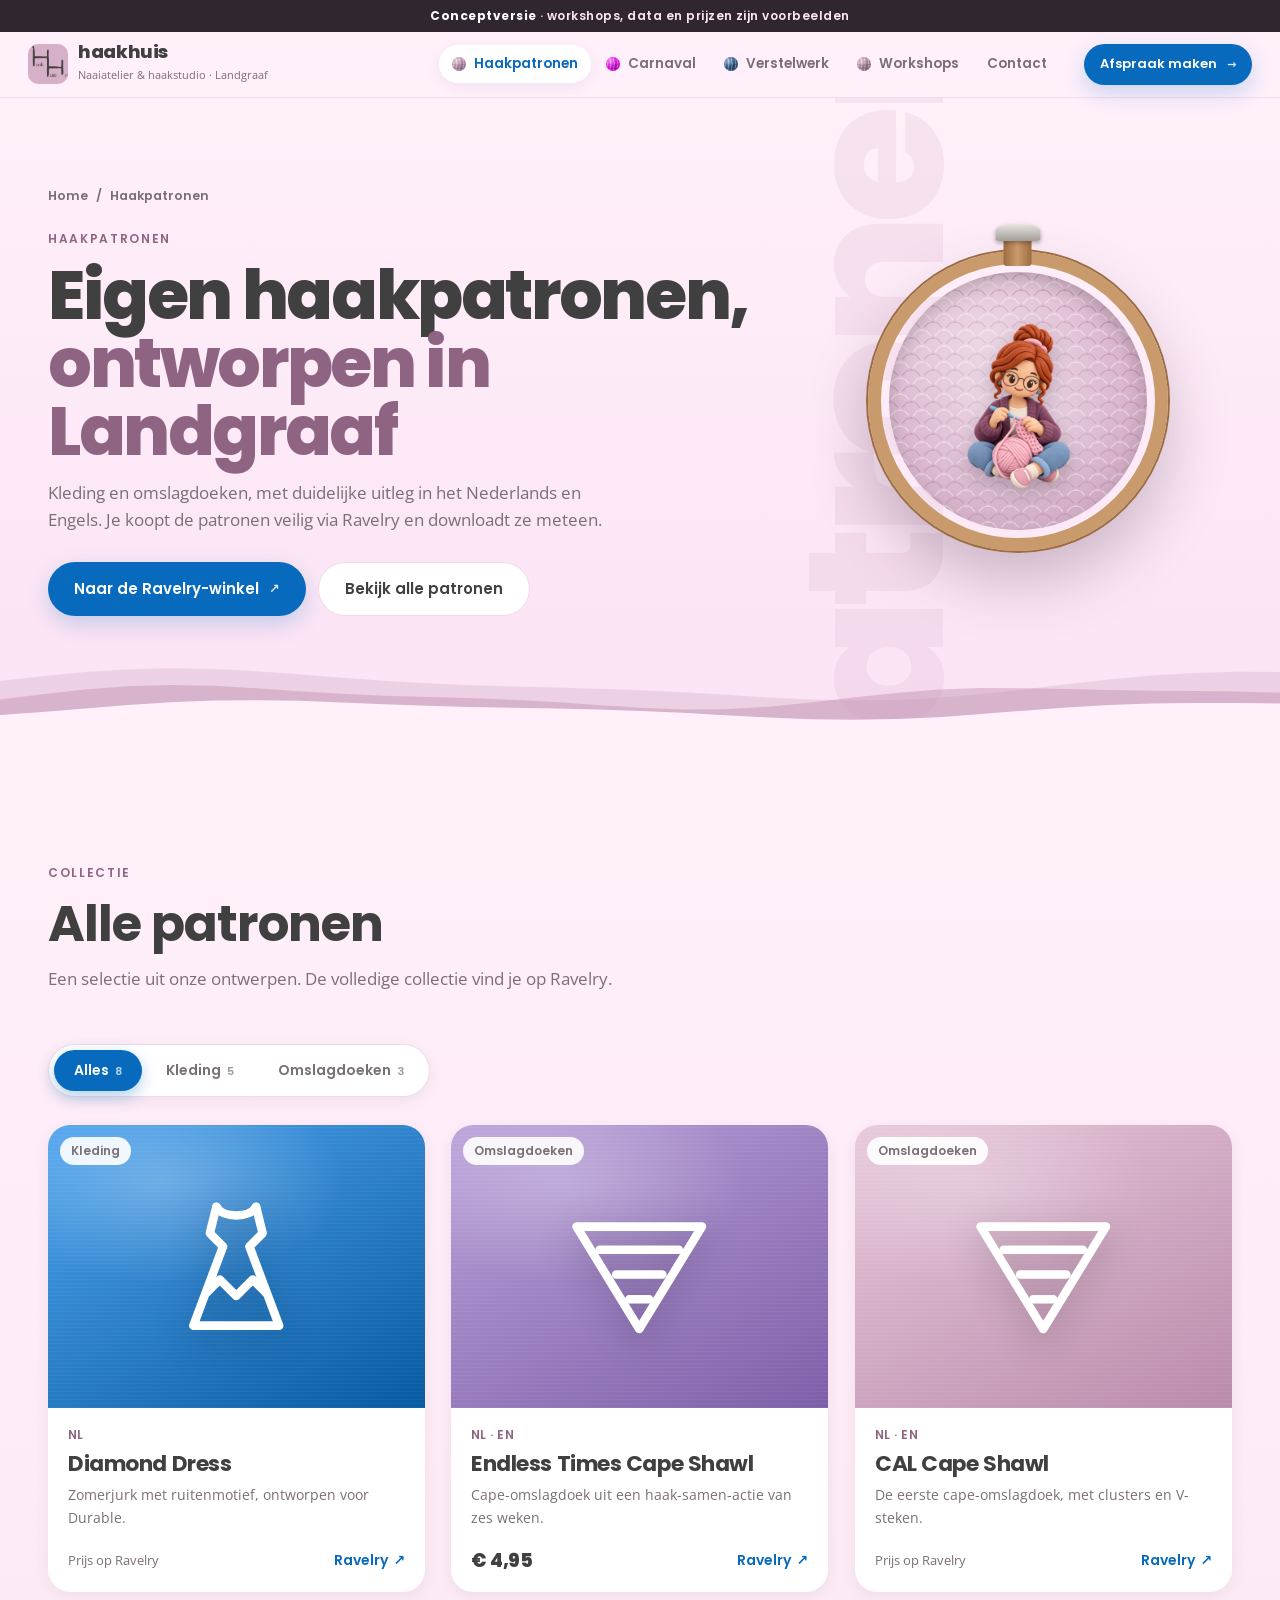
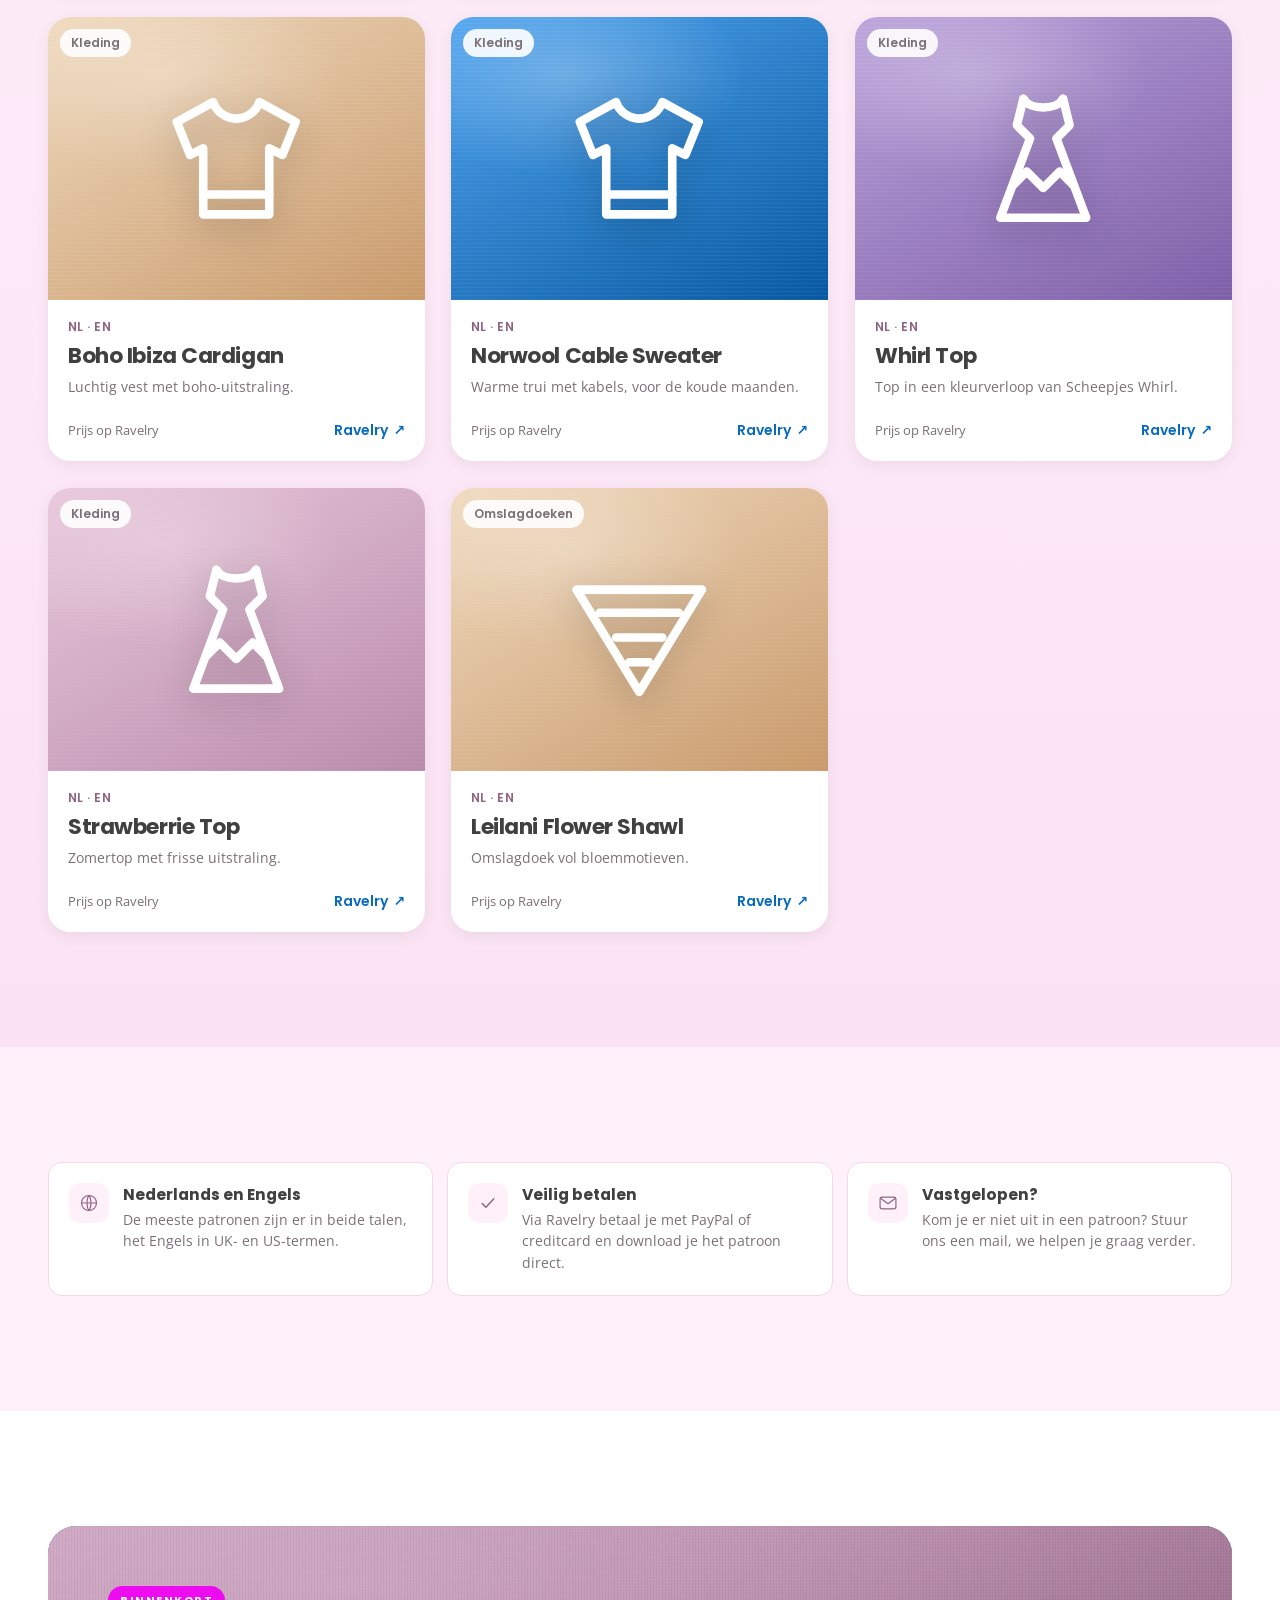
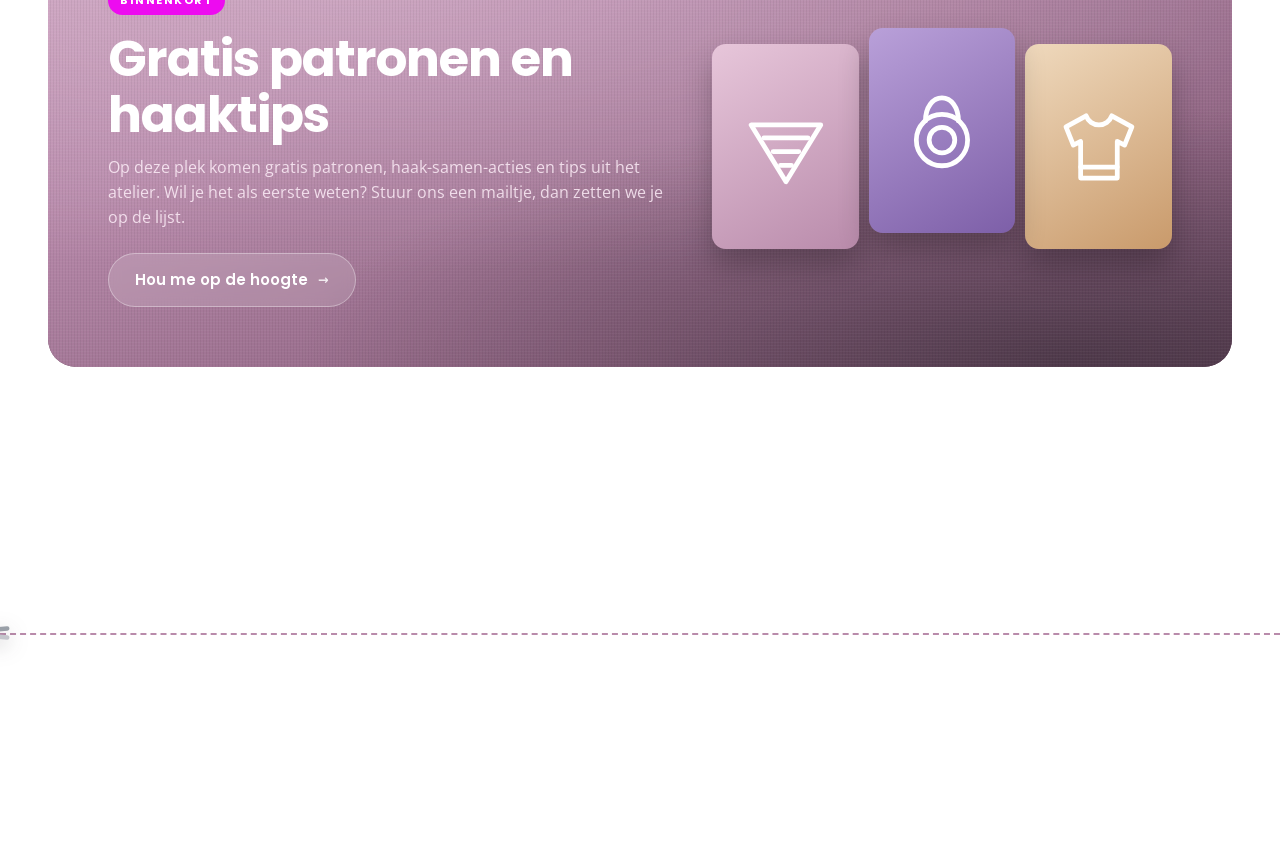
<file: haakpatronen.html>
<!DOCTYPE html>
<html lang="nl">
<head>
  <meta charset="UTF-8">
  <meta name="viewport" content="width=device-width, initial-scale=1.0, viewport-fit=cover">
  <title>Haakpatronen van Haakhuis</title>
  <meta name="description" content="Haakpatronen van Haakhuis: kleding en omslagdoeken. In het Nederlands en Engels, te koop via Ravelry.">
  <meta name="theme-color" content="#2f2630">
  <link rel="icon" type="image/svg+xml" href="assets/img/logo.svg">
  <link rel="preconnect" href="https://fonts.googleapis.com">
  <link rel="preconnect" href="https://fonts.gstatic.com" crossorigin>
  <link href="https://fonts.googleapis.com/css2?family=Poppins:wght@400;500;600;700;800&family=Open+Sans:wght@400;600;700&family=Caveat:wght@600&display=swap" rel="stylesheet">
  <link rel="stylesheet" href="css/style.css?v=17">
</head>
<body data-page="haakpatronen">
  <header data-site-head></header>

  <main>
    <section class="page-hero" data-wave="var(--bg)">
      <span class="bgword" aria-hidden="true">patronen</span>
      <div class="wrap">
        <div>
          <nav class="crumbs" aria-label="Kruimelpad"><a href="index.html">Home</a><span>/</span><span>Haakpatronen</span></nav>
          <span class="eyebrow">Haakpatronen</span>
          <h1>Eigen haakpatronen, <span>ontworpen in Landgraaf</span></h1>
          <p class="lead">Kleding en omslagdoeken, met duidelijke uitleg in het Nederlands en Engels. Je koopt de patronen veilig via Ravelry en downloadt ze meteen.</p>
          <div class="btn-row">
            <a class="btn magnetic" data-ravelry href="#" target="_blank" rel="noopener">Naar de Ravelry-winkel <i>↗</i></a>
            <a class="btn btn-ghost" href="#alle">Bekijk alle patronen</a>
          </div>
        </div>
        <div class="page-hoop p-haak" aria-hidden="true">
          <div class="hoop-ring"><div class="hoop-fabric"><img class="hoop-figure" src="assets/img/gen/pop-haken.png" alt="" loading="lazy"></div><div class="hoop-wood"></div><div class="hoop-screw"></div></div>
        </div>
      </div>
    </section>

    <!-- ============ Alle patronen ============ -->
    <section class="section section-tint" id="alle">
      <div class="wrap">
        <div class="section-head" data-reveal>
          <span class="eyebrow">Collectie</span>
          <h2>Alle patronen</h2>
          <p class="lead">Een selectie uit onze ontwerpen. De volledige collectie vind je op Ravelry.</p>
        </div>
        <div class="tabs" id="patTabs" data-tabs="pat" role="tablist" aria-label="Filter patronen"></div>
        <div class="patterns" id="patterns" data-filter-group="pat"></div>
      </div>
    </section>

    <!-- ============ Info ============ -->
    <section class="section">
      <div class="wrap">
        <div class="info-strip">
          <div class="info" data-reveal><span class="ic" data-icon="wereld"></span><div><b>Nederlands en Engels</b><p>De meeste patronen zijn er in beide talen, het Engels in UK- en US-termen.</p></div></div>
          <div class="info" data-reveal><span class="ic" data-icon="check"></span><div><b>Veilig betalen</b><p>Via Ravelry betaal je met PayPal of creditcard en download je het patroon direct.</p></div></div>
          <div class="info" data-reveal><span class="ic" data-icon="mail"></span><div><b>Vastgelopen?</b><p>Kom je er niet uit in een patroon? Stuur ons een mail, we helpen je graag verder.</p></div></div>
        </div>
      </div>
    </section>

    <!-- ============ Blog ============ -->
    <section class="section section-white">
      <div class="wrap">
        <div class="teaser" data-reveal>
          <div>
            <span class="badge">Binnenkort</span>
            <h2>Gratis patronen en haaktips</h2>
            <p>Op deze plek komen gratis patronen, haak-samen-acties en tips uit het atelier. Wil je het als eerste weten? Stuur ons een mailtje, dan zetten we je op de lijst.</p>
            <a class="btn btn-light" href="mailto:info@haakhuis.nl?subject=Hou%20me%20op%20de%20hoogte%20van%20nieuwe%20patronen" style="margin-top:24px">Hou me op de hoogte <i>→</i></a>
          </div>
          <div class="teaser-visual" aria-hidden="true">
            <div class="c-roze"><span data-icon="omslagdoek"></span></div>
            <div class="c-paars"><span data-icon="tas"></span></div>
            <div class="c-zand"><span data-icon="trui"></span></div>
          </div>
        </div>
      </div>
    </section>
  </main>

  <footer data-site-foot></footer>

  <script src="js/config.js?v=17"></script>
  <script src="js/main.js?v=17"></script>
  <script src="js/booking.js?v=17"></script>
  <script src="js/scenes.js?v=17"></script>
  <script src="js/fx.js?v=17"></script>
  <script>window.addEventListener('hh:ready', () => document.querySelectorAll('[data-ravelry]').forEach(a => a.href = HH.ravelryWinkel));</script>
</body>
</html>
</file>
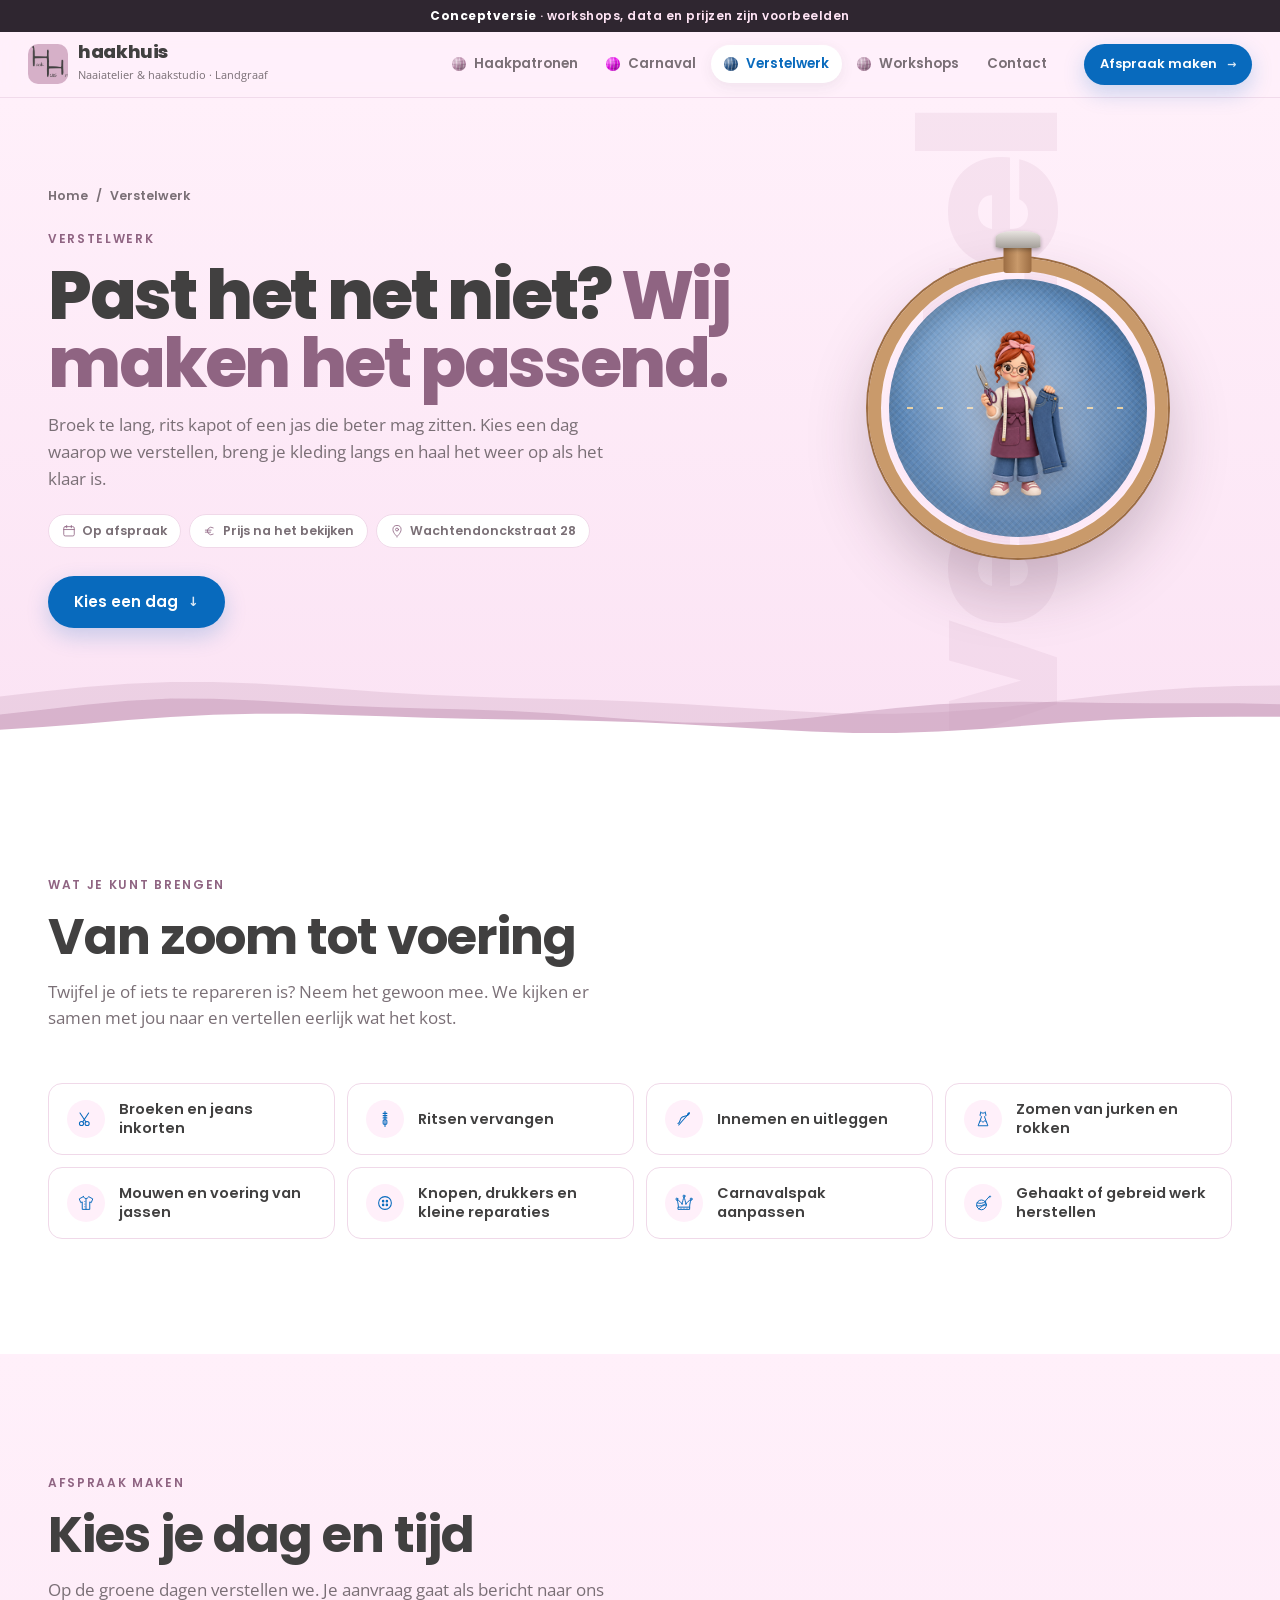
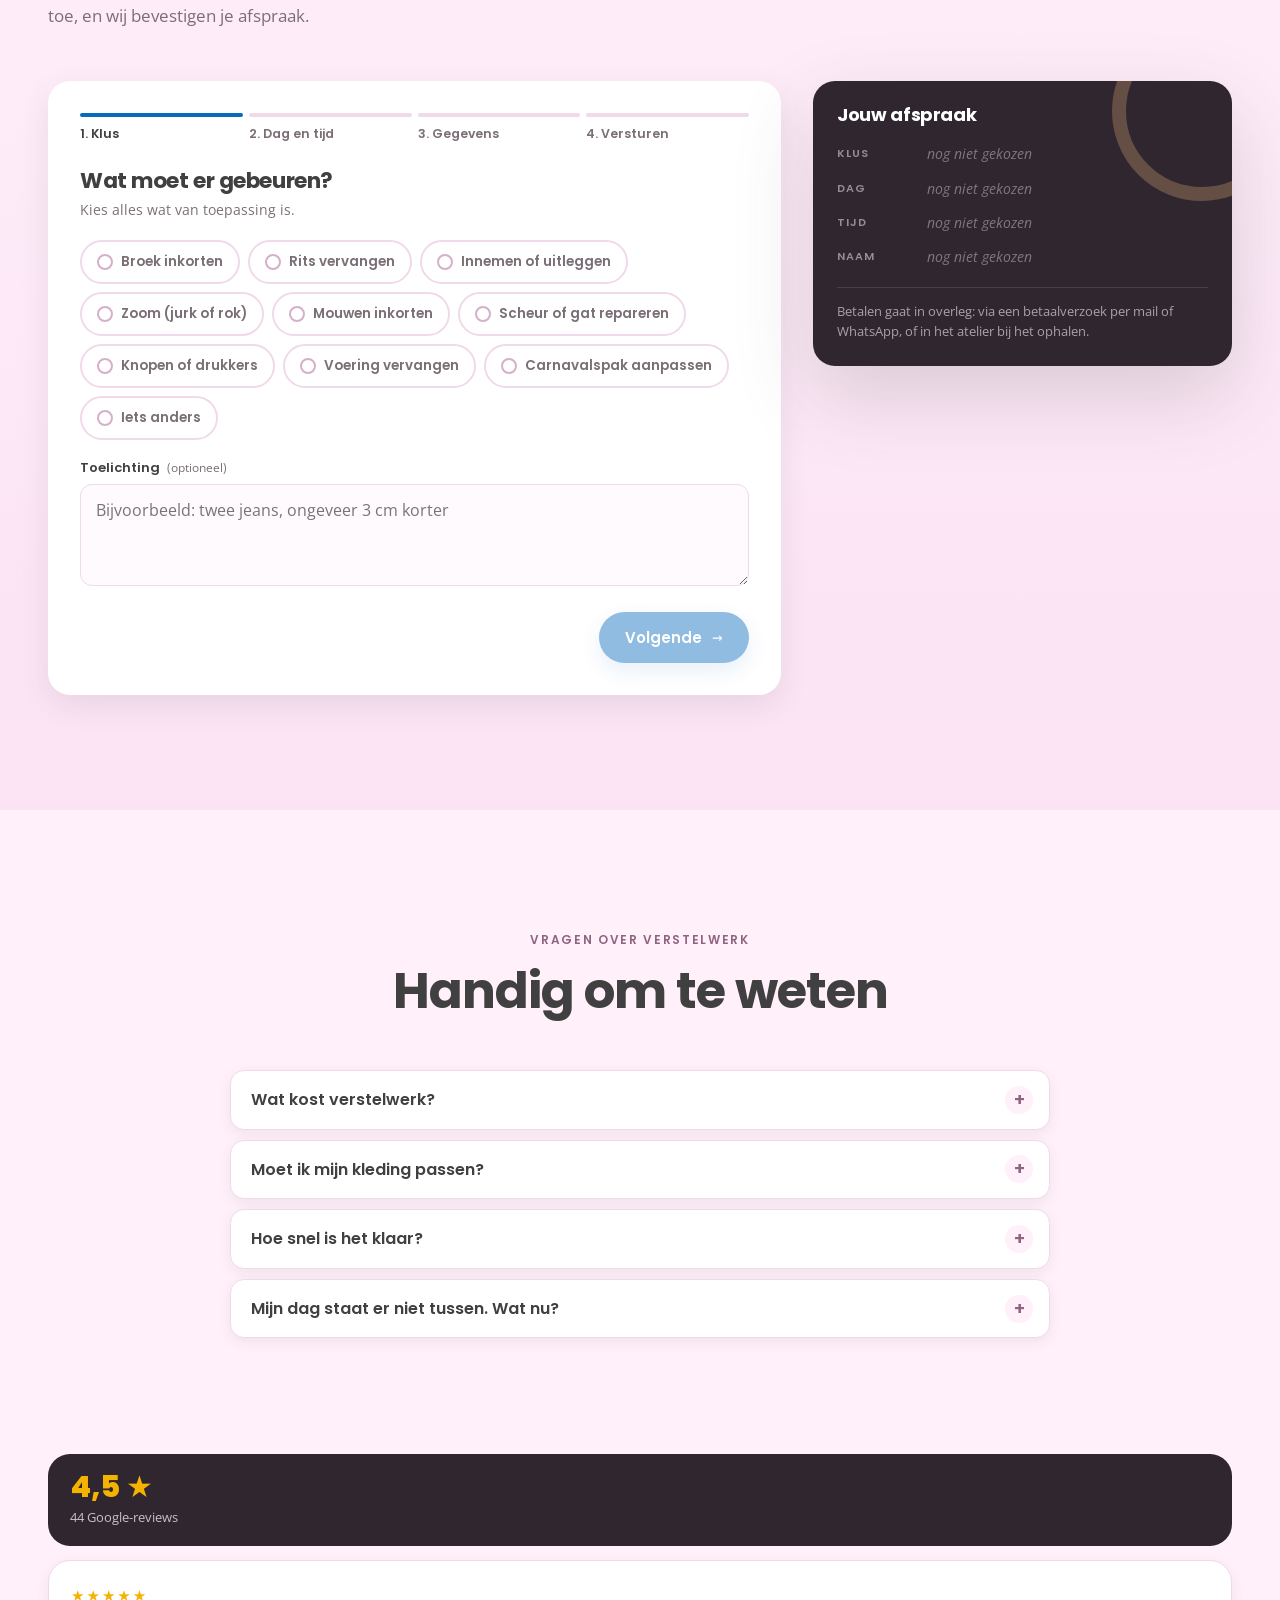
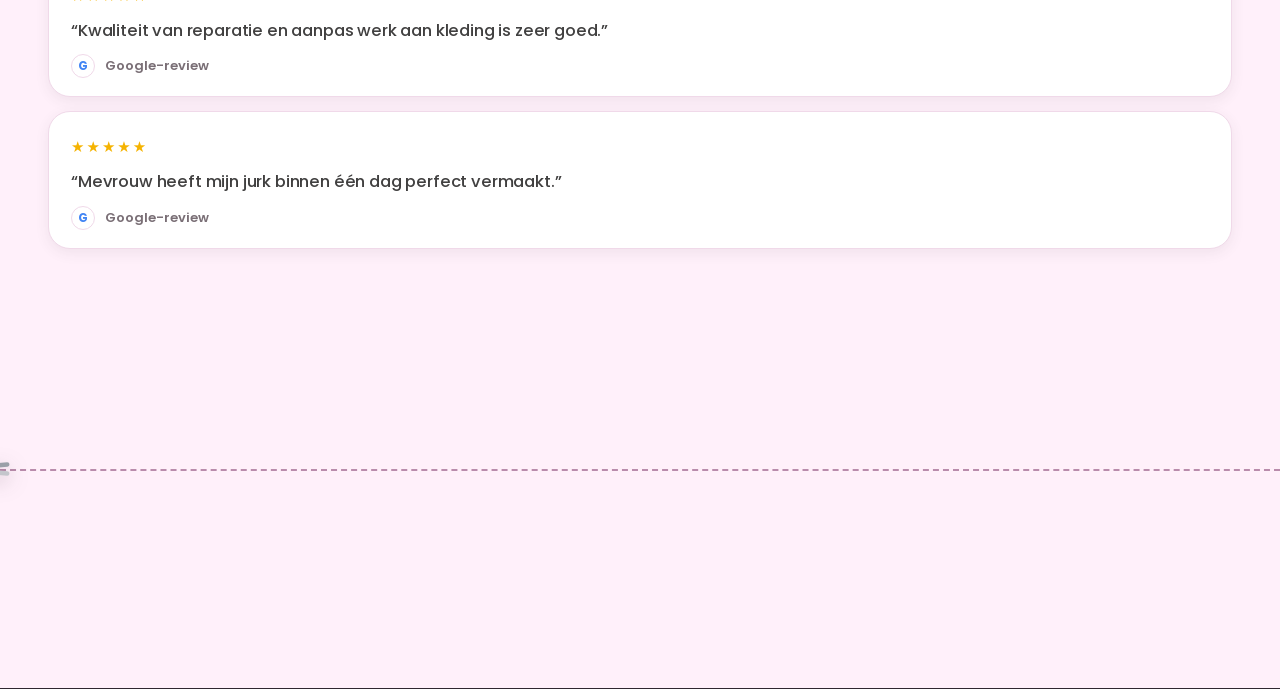
<file: verstelwerk.html>
<!DOCTYPE html>
<html lang="nl">
<head>
  <meta charset="UTF-8">
  <meta name="viewport" content="width=device-width, initial-scale=1.0, viewport-fit=cover">
  <title>Verstelwerk op afspraak · Haakhuis Landgraaf</title>
  <meta name="description" content="Broek inkorten, rits vervangen of iets laten repareren? Kies online een dag en tijd en breng je kleding naar Haakhuis in Landgraaf.">
  <meta name="theme-color" content="#2f2630">
  <link rel="icon" type="image/svg+xml" href="assets/img/logo.svg">
  <link rel="preconnect" href="https://fonts.googleapis.com">
  <link rel="preconnect" href="https://fonts.gstatic.com" crossorigin>
  <link href="https://fonts.googleapis.com/css2?family=Poppins:wght@400;500;600;700;800&family=Open+Sans:wght@400;600;700&family=Caveat:wght@600&display=swap" rel="stylesheet">
  <link rel="stylesheet" href="css/style.css?v=17">
</head>
<body data-page="verstelwerk">
  <header data-site-head></header>

  <main>
    <section class="page-hero" data-wave="#fff">
      <span class="bgword" aria-hidden="true">verstel</span>
      <div class="wrap">
        <div>
          <nav class="crumbs" aria-label="Kruimelpad"><a href="index.html">Home</a><span>/</span><span>Verstelwerk</span></nav>
          <span class="eyebrow">Verstelwerk</span>
          <h1>Past het net niet? <span>Wij maken het passend.</span></h1>
          <p class="lead">Broek te lang, rits kapot of een jas die beter mag zitten. Kies een dag waarop we verstellen, breng je kleding langs en haal het weer op als het klaar is.</p>
          <div class="facts">
            <span class="pill"><span data-icon="kalender"></span> Op afspraak</span>
            <span class="pill"><span data-icon="euro"></span> Prijs na het bekijken</span>
            <span class="pill"><span data-icon="pin"></span> Wachtendonckstraat 28</span>
          </div>
          <div class="btn-row"><a class="btn magnetic" href="#boeken">Kies een dag <i>↓</i></a></div>
        </div>
        <div class="page-hoop p-verstel" aria-hidden="true">
          <div class="hoop-ring"><div class="hoop-fabric"><img class="hoop-figure" src="assets/img/gen/pop-verstel.png" alt="" loading="lazy"></div><div class="hoop-wood"></div><div class="hoop-screw"></div></div>
        </div>
      </div>
    </section>

    <!-- ============ Wat we doen ============ -->
    <section class="section section-white">
      <div class="wrap">
        <div class="section-head" data-reveal>
          <span class="eyebrow">Wat je kunt brengen</span>
          <h2>Van zoom tot voering</h2>
          <p class="lead">Twijfel je of iets te repareren is? Neem het gewoon mee. We kijken er samen met jou naar en vertellen eerlijk wat het kost.</p>
        </div>
        <div class="services" data-reveal>
          <div class="service"><span class="ic" data-icon="schaar"></span><b>Broeken en jeans inkorten</b></div>
          <div class="service"><span class="ic" data-icon="rits"></span><b>Ritsen vervangen</b></div>
          <div class="service"><span class="ic" data-icon="naald"></span><b>Innemen en uitleggen</b></div>
          <div class="service"><span class="ic" data-icon="jurk"></span><b>Zomen van jurken en rokken</b></div>
          <div class="service"><span class="ic" data-icon="jas"></span><b>Mouwen en voering van jassen</b></div>
          <div class="service"><span class="ic" data-icon="knoop"></span><b>Knopen, drukkers en kleine reparaties</b></div>
          <div class="service"><span class="ic" data-icon="carnaval"></span><b>Carnavalspak aanpassen</b></div>
          <div class="service"><span class="ic" data-icon="haak"></span><b>Gehaakt of gebreid werk herstellen</b></div>
        </div>
      </div>
    </section>

    <!-- ============ Boekmodule ============ -->
    <section class="section section-tint" id="boeken">
      <div class="wrap">
        <div class="section-head" data-reveal>
          <span class="eyebrow">Afspraak maken</span>
          <h2>Kies je dag en tijd</h2>
          <p class="lead">Op de groene dagen verstellen we. Je aanvraag gaat als bericht naar ons toe, en wij bevestigen je afspraak.</p>
        </div>

        <div class="booker" id="verstelBooker">
          <div class="panel">
            <ol class="stepper" aria-label="Stappen">
              <li><button type="button"><span>1. Klus</span></button></li>
              <li><button type="button"><span>2. Dag en tijd</span></button></li>
              <li><button type="button"><span>3. Gegevens</span></button></li>
              <li><button type="button"><span>4. Versturen</span></button></li>
            </ol>
            <form id="verstelForm" novalidate onsubmit="return false">
              <div class="bstep">
                <h3>Wat moet er gebeuren?</h3>
                <p class="muted">Kies alles wat van toepassing is.</p>
                <div class="chips" id="soorten"></div>
                <div class="field" style="margin-top:18px"><label for="toelichting">Toelichting <small>(optioneel)</small></label><textarea id="toelichting" name="toelichting" rows="3" placeholder="Bijvoorbeeld: twee jeans, ongeveer 3 cm korter"></textarea></div>
                <div class="bnav"><span></span><button type="button" class="btn" id="toStep2" disabled>Volgende <i>→</i></button></div>
              </div>

              <div class="bstep">
                <h3>Wanneer kom je langs?</h3>
                <p class="muted">Kies eerst een dag, daarna een tijd.</p>
                <div class="cal" id="cal"></div>
                <h4 id="slotsTitle" style="margin:22px 0 8px;font-size:15px">Kies eerst een dag</h4>
                <div class="slots" id="slots"><div class="slots-empty" style="grid-column:1/-1">De tijden verschijnen zodra je een dag kiest.</div></div>
                <div class="bnav"><button type="button" class="btn btn-ghost" id="back1">← Terug</button><button type="button" class="btn" id="toStep3" disabled>Volgende <i>→</i></button></div>
              </div>

              <div class="bstep">
                <h3>Hoe kunnen we je bereiken?</h3>
                <p class="muted">Telefoon of e-mail is genoeg, allebei mag ook.</p>
                <div class="fields">
                  <div class="field"><label for="v-naam">Naam</label><input id="v-naam" name="naam" autocomplete="name" required><span class="err">Vul je naam in</span></div>
                  <div class="field"><label for="v-tel">Telefoon</label><input id="v-tel" name="telefoon" type="tel" autocomplete="tel" inputmode="tel"><span class="err">Vul een telefoonnummer of e-mail in</span></div>
                  <div class="field full"><label for="v-mail">E-mail</label><input id="v-mail" name="email" type="email" autocomplete="email"><span class="err">Vul een geldig e-mailadres of telefoonnummer in</span></div>
                </div>
                <div class="bnav"><button type="button" class="btn btn-ghost" id="back2">← Terug</button><button type="button" class="btn" id="toStep4">Controleren <i>→</i></button></div>
              </div>

              <div class="bstep">
                <h3>Klopt alles?</h3>
                <p class="muted">Druk op versturen. Je mailprogramma opent met het bericht al ingevuld, daar druk je nog één keer op versturen.</p>
                <div class="send-box" id="sendVerstel"></div>
                <div class="done-msg" id="verstelDone">
                  <div class="check" data-icon="check"></div>
                  <b>Bijna klaar</b>
                  <p class="muted">Verstuur het bericht in je mail. We bevestigen je afspraak zo snel mogelijk.</p>
                </div>
                <div class="bnav"><button type="button" class="btn btn-ghost" id="back3">← Aanpassen</button><span></span></div>
              </div>
            </form>
          </div>

          <aside class="summary" aria-live="polite">
            <div class="summary-card">
              <h3>Jouw afspraak</h3>
              <ul class="summary-list" id="sumList"></ul>
              <p class="summary-note">Betalen gaat in overleg: via een betaalverzoek per mail of WhatsApp, of in het atelier bij het ophalen.</p>
            </div>
          </aside>
        </div>
      </div>
    </section>

    <!-- ============ FAQ ============ -->
    <section class="section">
      <div class="wrap">
        <div class="section-head center" data-reveal>
          <span class="eyebrow">Vragen over verstelwerk</span>
          <h2>Handig om te weten</h2>
        </div>
        <div class="faq" data-reveal>
          <details><summary>Wat kost verstelwerk?</summary><div>Elke klus is anders. We bekijken je kledingstuk als je het brengt en noemen dan de prijs. Pas als jij akkoord bent, gaan we aan de slag.</div></details>
          <details><summary>Moet ik mijn kleding passen?</summary><div>Bij inkorten en innemen is het handig als je het kledingstuk even aantrekt, zodat we kunnen afspelden. Neem bij een broek de schoenen mee die je eronder draagt.</div></details>
          <details><summary>Hoe snel is het klaar?</summary><div>De meeste klussen zijn binnen een week klaar. In de drukke weken voor carnaval kan het iets langer duren.</div></details>
          <details><summary>Mijn dag staat er niet tussen. Wat nu?</summary><div>Stuur een mail naar <a data-href="mail" data-fill="email"></a>. Soms kan er buiten de vaste dagen toch iets.</div></details>
        </div>
      </div>
    </section>

    <section class="section-reviews" aria-label="Google-reviews"><div class="wrap" data-reviews="verstel"></div></section>
  </main>

  <footer data-site-foot></footer>

  <script src="js/config.js?v=17"></script>
  <script src="js/main.js?v=17"></script>
  <script src="js/booking.js?v=17"></script>
  <script src="js/scenes.js?v=17"></script>
  <script src="js/fx.js?v=17"></script>
</body>
</html>
</file>
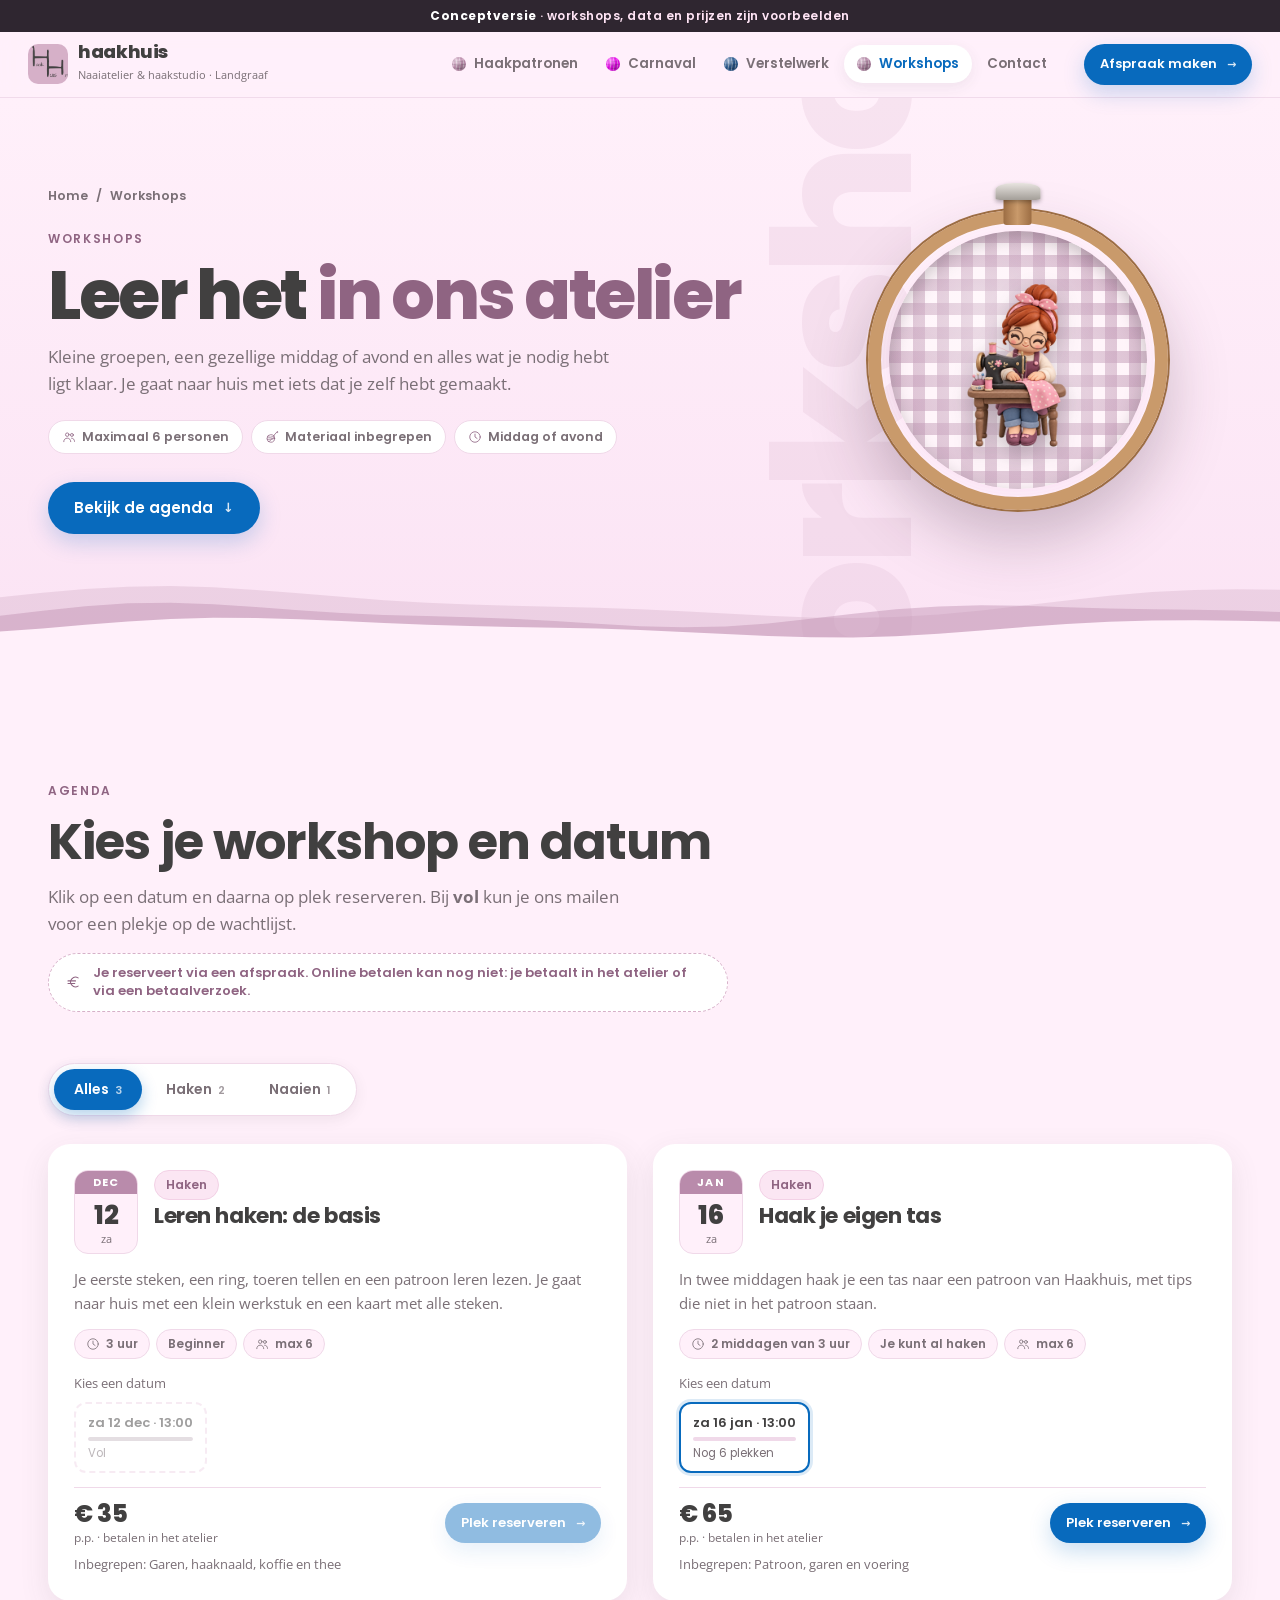
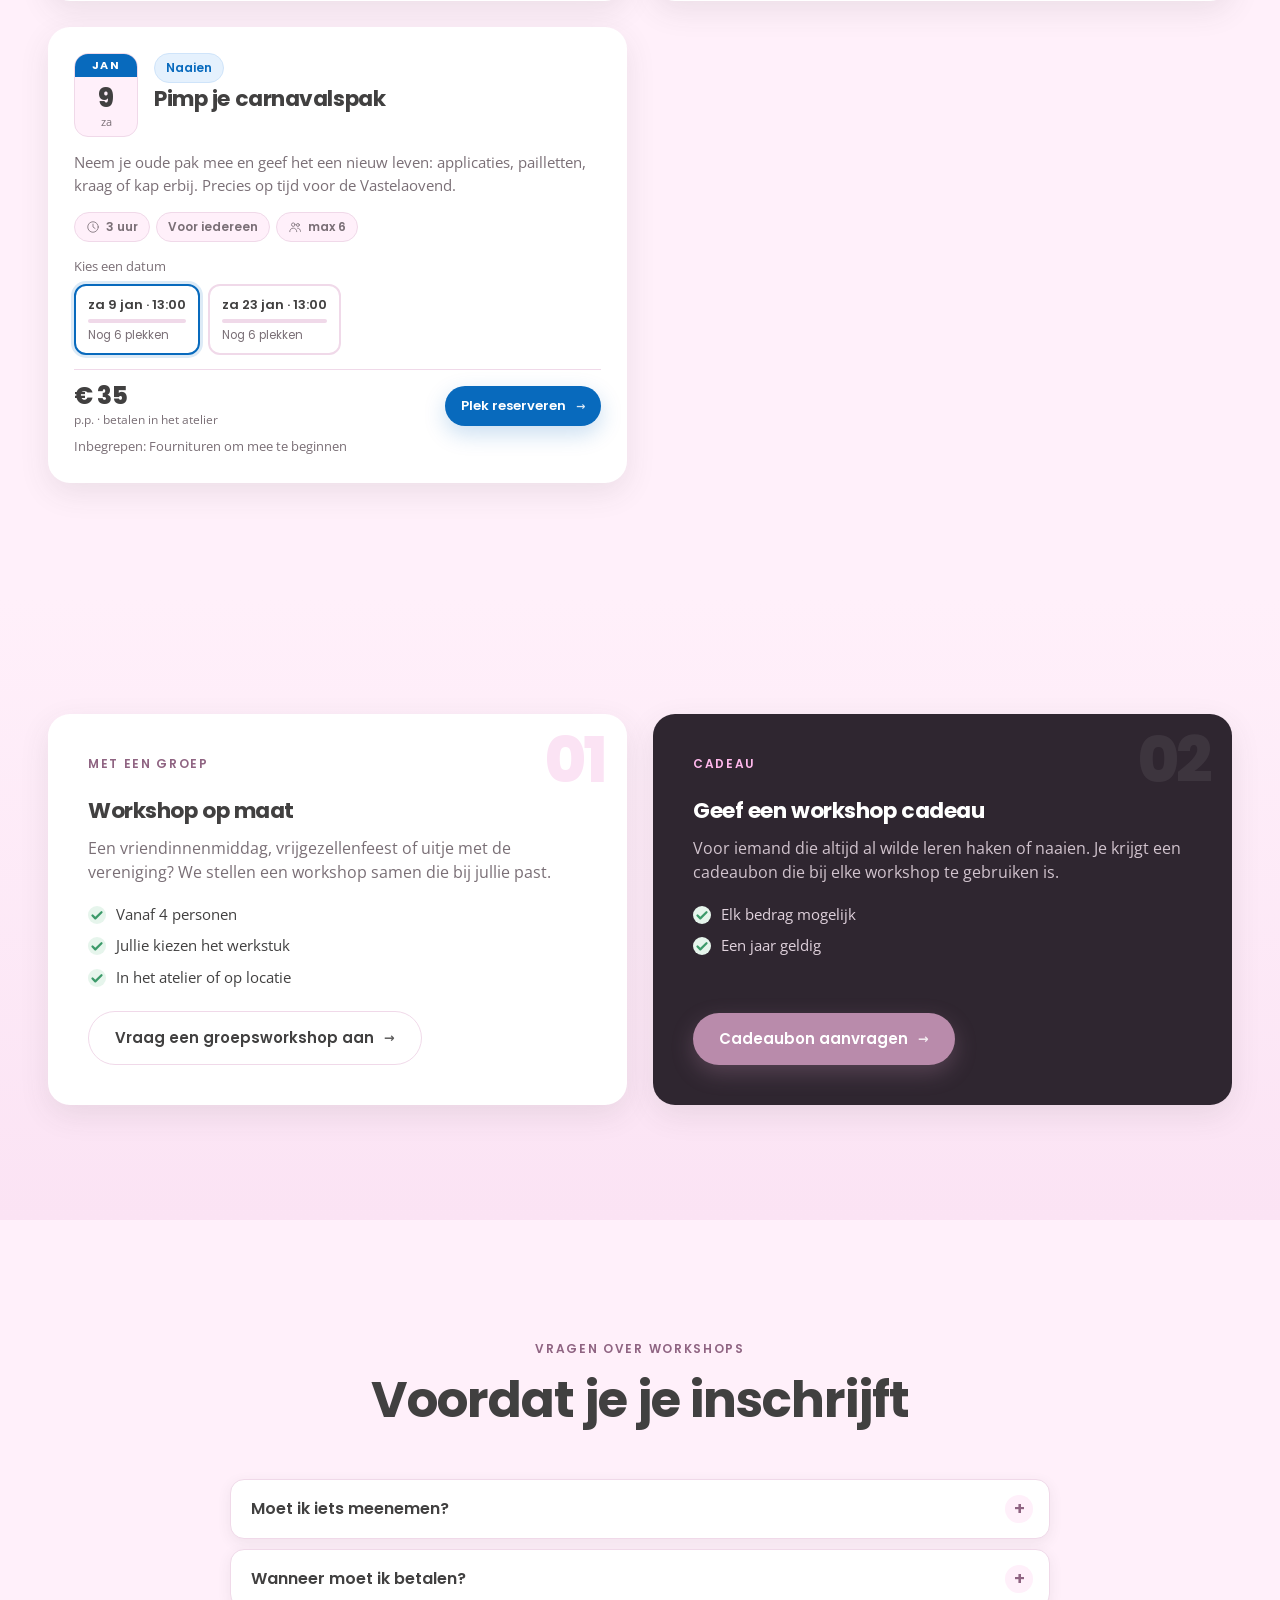
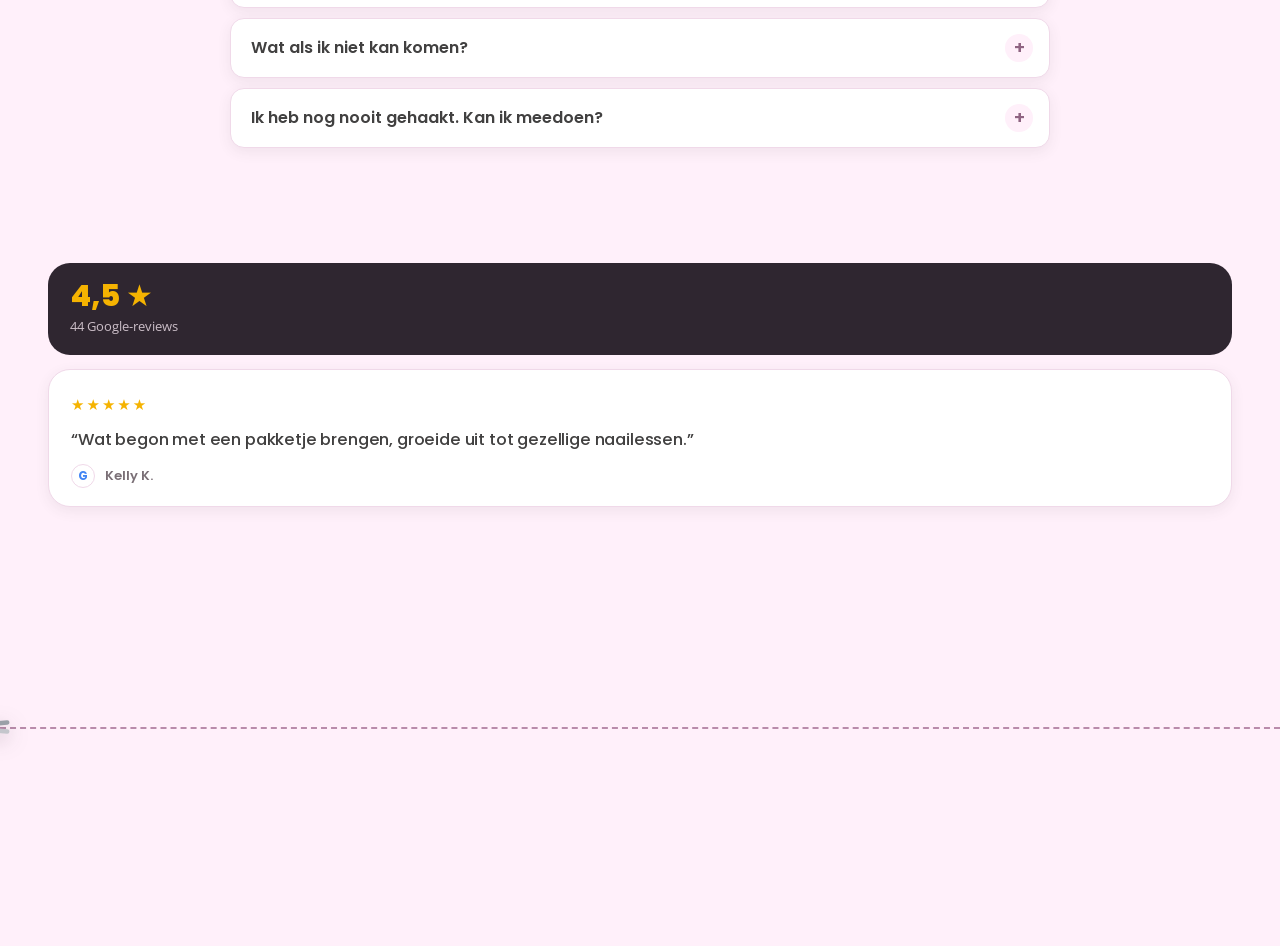
<file: workshops.html>
<!DOCTYPE html>
<html lang="nl">
<head>
  <meta charset="UTF-8">
  <meta name="viewport" content="width=device-width, initial-scale=1.0, viewport-fit=cover">
  <title>Haak- en naaiworkshops · Haakhuis Landgraaf</title>
  <meta name="description" content="Leer haken of naaien in een kleine groep bij Haakhuis in Landgraaf. Kies een datum en schrijf je direct in.">
  <meta name="theme-color" content="#2f2630">
  <link rel="icon" type="image/svg+xml" href="assets/img/logo.svg">
  <link rel="preconnect" href="https://fonts.googleapis.com">
  <link rel="preconnect" href="https://fonts.gstatic.com" crossorigin>
  <link href="https://fonts.googleapis.com/css2?family=Poppins:wght@400;500;600;700;800&family=Open+Sans:wght@400;600;700&family=Caveat:wght@600&display=swap" rel="stylesheet">
  <link rel="stylesheet" href="css/style.css?v=17">
</head>
<body data-page="workshops">
  <header data-site-head></header>

  <main>
    <section class="page-hero" data-wave="var(--bg)">
      <span class="bgword" aria-hidden="true">workshop</span>
      <div class="wrap">
        <div>
          <nav class="crumbs" aria-label="Kruimelpad"><a href="index.html">Home</a><span>/</span><span>Workshops</span></nav>
          <span class="eyebrow">Workshops</span>
          <h1>Leer het <span>in ons atelier</span></h1>
          <p class="lead">Kleine groepen, een gezellige middag of avond en alles wat je nodig hebt ligt klaar. Je gaat naar huis met iets dat je zelf hebt gemaakt.</p>
          <div class="facts">
            <span class="pill"><span data-icon="mensen"></span> Maximaal 6 personen</span>
            <span class="pill"><span data-icon="haak"></span> Materiaal inbegrepen</span>
            <span class="pill"><span data-icon="klok"></span> Middag of avond</span>
          </div>
          <div class="btn-row"><a class="btn magnetic" href="#agenda">Bekijk de agenda <i>↓</i></a></div>
        </div>
        <div class="page-hoop p-workshop" aria-hidden="true">
          <div class="hoop-ring"><div class="hoop-fabric"><img class="hoop-figure" src="assets/img/gen/pop-workshop.png" alt="" loading="lazy"></div><div class="hoop-wood"></div><div class="hoop-screw"></div></div>
        </div>
      </div>
    </section>

    <section class="section" id="agenda">
      <div class="wrap">
        <div class="section-head" data-reveal>
          <span class="eyebrow">Agenda</span>
          <h2>Kies je workshop en datum</h2>
          <p class="lead">Klik op een datum en daarna op plek reserveren. Bij <b>vol</b> kun je ons mailen voor een plekje op de wachtlijst.</p>
          <p class="pay-note"><span data-icon="euro"></span>Je reserveert via een afspraak. Online betalen kan nog niet: je betaalt in het atelier of via een betaalverzoek.</p>
        </div>
        <div class="tabs" id="wsTabs" data-tabs="ws" role="tablist" aria-label="Filter workshops"></div>
        <div class="ws-grid" id="wsList" data-filter-group="ws"></div>
      </div>
    </section>

    <section class="section section-tint">
      <div class="wrap">
        <div class="routes">
          <div class="route" data-reveal>
            <span class="num" aria-hidden="true">01</span>
            <span class="eyebrow">Met een groep</span>
            <h3>Workshop op maat</h3>
            <p>Een vriendinnenmiddag, vrijgezellenfeest of uitje met de vereniging? We stellen een workshop samen die bij jullie past.</p>
            <ul><li>Vanaf 4 personen</li><li>Jullie kiezen het werkstuk</li><li>In het atelier of op locatie</li></ul>
            <a class="btn btn-ghost" href="mailto:info@haakhuis.nl?subject=Workshop%20voor%20een%20groep">Vraag een groepsworkshop aan <i>→</i></a>
          </div>
          <div class="route dark" data-reveal>
            <span class="num" aria-hidden="true">02</span>
            <span class="eyebrow" style="color:#ffb8ec">Cadeau</span>
            <h3>Geef een workshop cadeau</h3>
            <p>Voor iemand die altijd al wilde leren haken of naaien. Je krijgt een cadeaubon die bij elke workshop te gebruiken is.</p>
            <ul style="color:rgba(255,240,250,.85)"><li>Elk bedrag mogelijk</li><li>Een jaar geldig</li></ul>
            <a class="btn btn-rose" href="mailto:info@haakhuis.nl?subject=Cadeaubon%20workshop">Cadeaubon aanvragen <i>→</i></a>
          </div>
        </div>
      </div>
    </section>

    <section class="section">
      <div class="wrap">
        <div class="section-head center" data-reveal>
          <span class="eyebrow">Vragen over workshops</span>
          <h2>Voordat je je inschrijft</h2>
        </div>
        <div class="faq" data-reveal>
          <details><summary>Moet ik iets meenemen?</summary><div>Nee, het materiaal ligt klaar. Bij de naaiworkshops mag je je eigen machine meenemen, dan leer je meteen hoe die werkt.</div></details>
          <details><summary>Wanneer moet ik betalen?</summary><div>We bevestigen eerst je plek. Daarna krijg je een betaalverzoek per mail of WhatsApp. Je plek staat vast zodra je hebt betaald.</div></details>
          <details><summary>Wat als ik niet kan komen?</summary><div>Laat het ons zo snel mogelijk weten. Tot een week van tevoren kun je kosteloos verzetten naar een andere datum.</div></details>
          <details><summary>Ik heb nog nooit gehaakt. Kan ik meedoen?</summary><div>Zeker. Kies dan een workshop met niveau beginner. Iedereen begint ergens.</div></details>
        </div>
      </div>
    </section>

    <section class="section-reviews" aria-label="Google-reviews"><div class="wrap" data-reviews="workshop"></div></section>
  </main>

  <div class="modal" id="wsModal" aria-hidden="true">
    <div class="modal-bg"></div>
    <div class="modal-box" role="dialog" aria-modal="true" aria-labelledby="wsModalTitle"></div>
  </div>

  <footer data-site-foot></footer>

  <script src="js/config.js?v=17"></script>
  <script src="js/main.js?v=17"></script>
  <script src="js/booking.js?v=17"></script>
  <script src="js/scenes.js?v=17"></script>
  <script src="js/fx.js?v=17"></script>
</body>
</html>
</file>
<file: css/style.css>
/* ===================================================================
   Haakhuis · website
   Huisstijl overgenomen van de Carnaval Atelier v2 (zelfde tokens).
   =================================================================== */
:root {
  --bg:        #FFF0FA;
  --bg-deep:   #FBE3F4;
  --rose:      #D6B0C8;
  --rose-dark: #B98BAB;
  --rose-deep: #8f6482;
  --blue:      #65B3F7;
  --blue-deep: #086ABD;
  --magenta:   #ED0BF0;
  --ink:       #414040;
  --ink-soft:  #7a6f76;
  --ink-hero:  #2f2630;
  --white:     #fff;
  --line:      #f0d9e9;
  --wood:      #c99a6b;
  --wood-dark: #9c6d43;
  --ok:        #3c9a6a;
  --shadow:    0 10px 30px rgba(65,64,64,.10);
  --shadow-lg: 0 30px 80px rgba(65,64,64,.18);
  --shadow-sm: 0 4px 14px rgba(65,64,64,.08);
  --r:   22px;
  --r-sm: 14px;
  --font-head: 'Poppins', system-ui, sans-serif;
  --font-body: 'Open Sans', system-ui, sans-serif;
  --font-hand: 'Caveat', 'Segoe Script', cursive;
  --rail-h: 66px;
  --wrap: 1200px;
  --gut: clamp(16px, 4vw, 48px);
  --ease: cubic-bezier(.22,.61,.36,1);
  --ease-out: cubic-bezier(.16,1,.3,1);
  /* stof van de hero (zelfde als v2) */
  --fabric:
    repeating-linear-gradient(0deg, rgba(255,255,255,.035) 0 1px, transparent 1px 3px),
    repeating-linear-gradient(90deg, rgba(0,0,0,.05) 0 1px, transparent 1px 3px),
    radial-gradient(120% 90% at 30% 20%, rgba(255,240,250,.22), transparent 60%),
    radial-gradient(90% 80% at 80% 90%, rgba(47,38,48,.55), transparent 60%),
    linear-gradient(160deg, #cfa5c2 0%, #b88aab 35%, #8f6482 70%, #5d3f55 100%);
}

*, *::before, *::after { box-sizing: border-box; margin: 0; padding: 0; }
html { scroll-behavior: smooth; scroll-padding-top: calc(var(--rail-h) + 16px); -webkit-text-size-adjust: 100%; }
html, body { background: var(--bg); color: var(--ink); font-family: var(--font-body); font-size: 15.5px; line-height: 1.6; }
body { overflow-x: clip; }
img, svg { display: block; max-width: 100%; }
h1, h2, h3, h4 { font-family: var(--font-head); font-weight: 700; line-height: 1.12; letter-spacing: -.02em; color: var(--ink); }
h2 { font-size: clamp(30px, 4.2vw, 50px); }
h3 { font-size: clamp(19px, 1.7vw, 22px); }
button { font-family: var(--font-head); cursor: pointer; border: 0; background: none; color: inherit; }
a { color: var(--blue-deep); }
input, textarea, select { font: inherit; color: inherit; }
::selection { background: var(--rose); color: #fff; }
:focus-visible { outline: 2px solid var(--blue-deep); outline-offset: 3px; border-radius: 6px; }

.wrap { width: 100%; max-width: calc(var(--wrap) + var(--gut) * 2); margin: 0 auto; padding: 0 var(--gut); }
.section { padding: clamp(64px, 9vw, 120px) 0; position: relative; }
.section-tint { background: linear-gradient(180deg, var(--bg) 0%, var(--bg-deep) 100%); }
.section-white { background: #fff; }
.section-head { max-width: 680px; margin-bottom: clamp(30px, 4vw, 52px); }
.section-head.center { text-align: center; margin-left: auto; margin-right: auto; }
.section-head.center .lead { margin-left: auto; margin-right: auto; }
.eyebrow { display: inline-block; font-family: var(--font-head); font-weight: 600; font-size: 12px; letter-spacing: .14em; text-transform: uppercase; color: var(--rose-deep); margin-bottom: 14px; }
.lead { color: var(--ink-soft); font-size: clamp(15px, 1.3vw, 17.5px); max-width: 580px; margin-top: 14px; }
.hand { font-family: var(--font-hand); font-weight: 600; font-size: 1.45em; color: var(--rose-deep); line-height: 1; }
.muted { color: var(--ink-soft); }
.sr-only { position: absolute; width: 1px; height: 1px; overflow: hidden; clip: rect(0 0 0 0); white-space: nowrap; }

/* ---------- knoppen (v2) ---------- */
.btn {
  display: inline-flex; align-items: center; justify-content: center; gap: 10px;
  padding: 14px 26px; border-radius: 999px; font-family: var(--font-head); font-weight: 600; font-size: 15px;
  text-decoration: none; color: #fff; background: var(--blue-deep); box-shadow: 0 8px 22px rgba(8,106,189,.22);
  transition: transform .35s var(--ease-out), box-shadow .35s var(--ease-out), background .25s, color .25s; will-change: transform;
}
.btn i { font-style: normal; font-size: .85em; opacity: .85; transition: transform .35s var(--ease-out); }
.btn:hover { transform: translateY(-2px); box-shadow: 0 14px 30px rgba(8,106,189,.3); background: #0b78d3; }
.btn:hover i { transform: translateX(3px); }
.btn:active { transform: translateY(0) scale(.98); }
.btn-rose { background: var(--rose-dark); box-shadow: 0 8px 22px rgba(185,139,171,.28); }
.btn-rose:hover { background: var(--rose-deep); box-shadow: 0 14px 30px rgba(185,139,171,.36); }
.btn-ghost { background: #fff; color: var(--ink); border: 1.5px solid var(--line); box-shadow: none; }
.btn-ghost:hover { background: #fff; border-color: var(--rose); box-shadow: var(--shadow-sm); }
.btn-wa { background: #1faa59; box-shadow: 0 8px 22px rgba(31,170,89,.25); }
.btn-wa:hover { background: #18934c; box-shadow: 0 14px 30px rgba(31,170,89,.3); }
.btn-light { background: rgba(255,255,255,.14); border: 1.5px solid rgba(255,255,255,.35); box-shadow: none; backdrop-filter: blur(6px); }
.btn-light:hover { background: rgba(255,255,255,.24); box-shadow: none; }
.btn-sm { padding: 10px 16px; font-size: 13px; }
.btn-block { width: 100%; }
.btn:disabled, .btn[aria-disabled="true"] { opacity: .45; pointer-events: none; }
.btn-row { display: flex; flex-wrap: wrap; gap: 12px; }
.link-arrow { font-family: var(--font-head); font-weight: 600; font-size: 14px; text-decoration: none; color: var(--blue-deep); display: inline-flex; gap: 6px; align-items: center; }
.link-arrow i { font-style: normal; transition: transform .3s var(--ease-out); }
.link-arrow:hover i { transform: translateX(4px); }

/* ---------- conceptbalk ---------- */
.concept-bar { position: relative; z-index: 70; background: var(--ink-hero); color: #ffe4f5; font: 600 12px/1.3 var(--font-head); letter-spacing: .04em; text-align: center; padding: 8px 16px; }
.concept-bar b { color: #fff; }

/* ---------- header (rail uit v2) ---------- */
.site-head {
  position: sticky; top: 0; z-index: 60; height: var(--rail-h);
  display: flex; align-items: center; gap: 16px; padding: 0 clamp(14px, 3vw, 28px);
  background: rgba(255,240,250,.8); backdrop-filter: blur(14px) saturate(1.3); -webkit-backdrop-filter: blur(14px) saturate(1.3);
  border-bottom: 1px solid rgba(240,217,233,.9);
}
.brand { display: flex; align-items: center; gap: 10px; text-decoration: none; color: var(--ink); flex-shrink: 0; }
.brand img { height: 40px; width: 40px; border-radius: 10px; object-fit: cover; }
.brand b { font-family: var(--font-head); font-weight: 800; font-size: 18px; display: block; line-height: 1; letter-spacing: -.02em; }
.brand small { font-size: 10.5px; color: var(--ink-soft); }
.main-nav { margin-left: auto; display: flex; gap: 2px; align-items: center; }
.main-nav a { display: flex; align-items: center; gap: 8px; padding: 8px 13px; border-radius: 999px; text-decoration: none; color: var(--ink-soft); font-family: var(--font-head); font-weight: 600; font-size: 13.5px; transition: all .3s; }
/* wolbolletje */
.yarn-dot { position: relative; width: 14px; height: 14px; flex-shrink: 0; border-radius: 50%; background: var(--c, var(--rose)); overflow: visible; transition: transform .45s var(--ease-out); }
.yarn-dot::after { content: ''; position: absolute; inset: 0; border-radius: 50%; background: radial-gradient(circle at 32% 28%, rgba(255,255,255,.55), transparent 45%), radial-gradient(circle at 70% 80%, rgba(0,0,0,.28), transparent 60%); pointer-events: none; }
.yarn-dot svg { width: 100%; height: 100%; border-radius: 50%; overflow: hidden; display: block; fill: none; stroke: rgba(255,255,255,.62); stroke-width: 1.1; stroke-linecap: round; clip-path: circle(50%); }
.yarn-dot svg .yb-h { stroke: rgba(0,0,0,.18); }
.yarn-dot svg .yb-tail { stroke: var(--c, var(--rose)); stroke-width: 1.2; }
.main-nav a:hover .yarn-dot { transform: scale(1.15); }
.main-nav a:hover .yb-v { animation: ybX 1.1s linear infinite; }
.main-nav a:hover .yb-h { animation: ybY 1.6s linear infinite; }
@keyframes ybX { to { transform: translateX(5px); } }
@keyframes ybY { to { transform: translateY(5px); } }
.main-nav a:hover { color: var(--ink); background: rgba(255,255,255,.6); }
.main-nav a[aria-current="page"] { color: var(--blue-deep); background: #fff; box-shadow: var(--shadow-sm); }
.head-cta { margin-left: 8px; }
.menu-btn { display: none; margin-left: auto; width: 44px; height: 44px; border-radius: 50%; background: #fff; border: 1px solid var(--line); position: relative; }
.menu-btn span { position: absolute; left: 13px; right: 13px; height: 2px; border-radius: 2px; background: var(--ink); transition: transform .35s var(--ease-out), opacity .2s; }
.menu-btn span:nth-child(1) { top: 16px; } .menu-btn span:nth-child(2) { top: 21px; } .menu-btn span:nth-child(3) { top: 26px; }
.menu-open .menu-btn span:nth-child(1) { transform: translateY(5px) rotate(45deg); }
.menu-open .menu-btn span:nth-child(2) { opacity: 0; }
.menu-open .menu-btn span:nth-child(3) { transform: translateY(-5px) rotate(-45deg); }

.mobile-menu { position: fixed; inset: var(--rail-h) 0 0; z-index: 55; background: var(--bg); padding: 24px var(--gut) 40px; display: flex; flex-direction: column; gap: 8px; transform: translateY(-8px); opacity: 0; visibility: hidden; transition: all .4s var(--ease-out); overflow-y: auto; }
.menu-open .mobile-menu { transform: none; opacity: 1; visibility: visible; }
.mobile-menu a.mm-link { display: flex; align-items: center; gap: 16px; padding: 14px 16px; border-radius: var(--r-sm); background: #fff; text-decoration: none; color: var(--ink); font: 700 19px/1.2 var(--font-head); box-shadow: var(--shadow-sm); }
.mobile-menu a.mm-link .mm-hoop { width: 44px; height: 44px; border-radius: 50%; flex-shrink: 0; border: 4px solid var(--wood); background: var(--pattern); box-shadow: inset 0 0 0 2px rgba(0,0,0,.06); }
.mobile-menu a.mm-link small { display: block; font: 400 13px/1.3 var(--font-body); color: var(--ink-soft); margin-top: 2px; }
.mobile-menu .btn { margin-top: 12px; }

/* ===================================================================
   HOME · HERO met de vier borduurringen
   =================================================================== */
.hero {
  position: relative; overflow: hidden; color: #fff; background: #6e4d63;
  padding: clamp(56px, 8vw, 96px) 0 clamp(70px, 9vw, 110px);
  min-height: calc(100svh - var(--rail-h));
  display: flex; align-items: center;
}
.hero::before { content: ''; position: absolute; inset: -10%; background: var(--fabric); }
.hero::after { content: ''; position: absolute; inset: 0; pointer-events: none; background: radial-gradient(120% 90% at 50% 40%, transparent 35%, rgba(20,14,20,.55) 100%), linear-gradient(180deg, rgba(47,38,48,.25), rgba(47,38,48,.05) 50%, rgba(47,38,48,.4)); }
.hero-sheen { position: absolute; inset: 0; z-index: 1; pointer-events: none; background: linear-gradient(115deg, transparent 30%, rgba(255,255,255,.08) 45%, rgba(255,255,255,.02) 52%, transparent 60%); animation: sheen 9s ease-in-out infinite; }
@keyframes sheen { 0%,100% { transform: translateX(-30%); } 50% { transform: translateX(30%); } }
.hero .wrap { position: relative; z-index: 2; }
.hero-top { text-align: center; max-width: 820px; margin: 0 auto; }
.hero-eyebrow { display: inline-flex; align-items: center; gap: 10px; font-family: var(--font-head); font-weight: 600; font-size: 12px; letter-spacing: .2em; text-transform: uppercase; color: rgba(255,240,250,.8); margin-bottom: 18px; }
.hero-eyebrow::before, .hero-eyebrow::after { content: ''; width: 28px; height: 1px; background: rgba(255,240,250,.45); }
.hero-title { font-size: clamp(38px, 6.6vw, 84px); font-weight: 800; line-height: .98; letter-spacing: -.035em; color: #fff; text-shadow: 0 10px 40px rgba(0,0,0,.35); }
.hero-title span { display: block; color: #ffe4f5; }
.hero-sub { max-width: 560px; margin: 22px auto 0; color: rgba(255,240,250,.85); font-size: clamp(15px, 1.4vw, 17.5px); }

.hoops { margin-top: clamp(40px, 6vw, 70px); display: grid; grid-template-columns: repeat(4, minmax(0, 1fr)); gap: clamp(14px, 3vw, 40px); }
.hoop { --size: min(68%, 196px); height: 100%; display: flex; flex-direction: column; align-items: center; text-align: center; text-decoration: none; color: #fff; -webkit-tap-highlight-color: transparent; }
.hoop-ring { position: relative; width: var(--size); aspect-ratio: 1; border-radius: 50%; margin-top: calc(var(--size) * .22); transition: transform .6s var(--ease-out); }
/* draaiende tekst rondom de ring, altijd zichtbaar, boven de ring */
.hoop-ring svg.orbit { position: absolute; left: -22%; top: -22%; width: 144%; height: 144%; max-width: none; z-index: 3; overflow: visible; pointer-events: none; will-change: transform; }
.hoop-ring svg.orbit text { font: 600 10.5px var(--font-head); letter-spacing: .18em; fill: rgba(255,228,245,.92); text-transform: uppercase; }
@keyframes spin { to { transform: rotate(360deg); } }
.hoop-fabric { position: absolute; inset: 7%; border-radius: 50%; background: var(--pattern); box-shadow: inset 0 6px 18px rgba(0,0,0,.25), inset 0 -4px 12px rgba(255,255,255,.15); overflow: hidden; display: grid; place-items: center; }
.hoop-fabric::after { content: ''; position: absolute; inset: 0; border-radius: 50%; background: radial-gradient(80% 60% at 35% 25%, rgba(255,255,255,.28), transparent 60%); }
.hoop-wood { position: absolute; inset: 0; border-radius: 50%; border: clamp(8px, 1.1vw, 13px) solid var(--wood); box-shadow: 0 0 0 2px var(--wood-dark), inset 0 0 0 2px rgba(255,255,255,.18), 0 22px 40px rgba(20,10,18,.45); background: none; }
.hoop-wood::before { content: ''; position: absolute; inset: 3px; border-radius: 50%; border: 2px solid rgba(255,255,255,.12); }
.hoop-screw { position: absolute; top: -9%; left: 50%; width: 15%; height: 14%; transform: translateX(-50%); }
.hoop-screw::before { content: ''; position: absolute; left: 18%; right: 18%; top: 30%; bottom: 0; border-radius: 3px; background: linear-gradient(90deg, var(--wood-dark), var(--wood), var(--wood-dark)); }
.hoop-screw::after { content: ''; position: absolute; left: 0; right: 0; top: 0; height: 40%; border-radius: 40% 40% 10% 10%; background: linear-gradient(180deg, #e8e4e0, #a39e98); box-shadow: 0 2px 4px rgba(0,0,0,.3); }
.hoop-icon { position: relative; z-index: 1; width: 44%; color: #fff; filter: drop-shadow(0 4px 8px rgba(0,0,0,.25)); transition: transform .6s var(--ease-out); }
.hoop-label { margin-top: calc(var(--size) * .26 + 6px); font: 700 clamp(17px, 1.6vw, 21px)/1.15 var(--font-head); letter-spacing: -.01em; }
.hoop-sub { margin: 6px 0 14px; font-size: 13.5px; color: rgba(255,240,250,.75); max-width: 200px; }
.hoop-go { margin-top: auto; display: inline-flex; gap: 6px; align-items: center; font: 600 12.5px var(--font-head); color: #fff; padding: 7px 14px; border-radius: 999px; background: rgba(255,255,255,.12); border: 1px solid rgba(255,255,255,.25); transition: all .35s var(--ease-out); }
.hoop:hover .hoop-ring, .hoop:focus-visible .hoop-ring { transform: translateY(-8px) rotate(-6deg); }
.hoop:hover .hoop-icon { transform: rotate(6deg) scale(1.06); }
.hoop:hover .hoop-go { background: #fff; color: var(--ink); }
.hoop:focus-visible { outline: none; }
.hoop:focus-visible .hoop-wood { box-shadow: 0 0 0 2px var(--wood-dark), 0 0 0 6px #fff; }

/* stofpatronen per onderwerp */
.p-haak {
  --pattern:
    radial-gradient(circle at 50% 120%, transparent 38%, rgba(255,255,255,.35) 39% 44%, transparent 45%) 0 0 / 22px 16px,
    radial-gradient(circle at 50% 120%, transparent 38%, rgba(143,100,130,.35) 39% 44%, transparent 45%) 11px 8px / 22px 16px,
    linear-gradient(160deg, #e6c3d8, #c493b4);
}
.p-carnaval {
  --pattern:
    conic-gradient(from 45deg at 50% 50%, #ED0BF0 0 25%, #086ABD 0 50%, #ffd34d 0 75%, #fff 0) 0 0 / 34px 34px;
}
.p-carnaval .hoop-fabric, .p-carnaval.mm-hoop { background-blend-mode: normal; }
.p-verstel {
  --pattern:
    repeating-linear-gradient(90deg, transparent 0 18px, rgba(255,214,140,.85) 18px 24px, transparent 24px 30px) 0 50% / 100% 2px no-repeat,
    repeating-linear-gradient(45deg, rgba(255,255,255,.06) 0 2px, transparent 2px 5px),
    repeating-linear-gradient(-45deg, rgba(0,0,0,.08) 0 2px, transparent 2px 5px),
    linear-gradient(160deg, #4f86c0, #2b5c94);
}
.p-workshop {
  --pattern:
    linear-gradient(90deg, rgba(185,139,171,.55) 50%, transparent 0) 0 0 / 24px 24px,
    linear-gradient(rgba(185,139,171,.55) 50%, transparent 0) 0 0 / 24px 24px,
    #fff3f9;
}
.p-workshop .hoop-icon { color: var(--rose-deep); filter: none; }

/* ---------- marquee ---------- */
.marquee { background: var(--ink-hero); color: #ffe4f5; overflow: hidden; padding: 16px 0; border-top: 1px solid rgba(255,255,255,.08); }
.marquee-track { display: flex; gap: 40px; width: max-content; animation: marquee 38s linear infinite; font: 700 clamp(18px, 2vw, 24px)/1 var(--font-head); letter-spacing: -.01em; white-space: nowrap; }
.marquee-track span { display: inline-flex; align-items: center; gap: 40px; }
.marquee-track span::after { content: ''; width: 10px; height: 10px; border-radius: 50%; border: 2px solid var(--rose); }
.marquee:hover .marquee-track { animation-play-state: paused; }
@keyframes marquee { to { transform: translateX(-50%); } }

/* ---------- verhaal + cijfers ---------- */
.story { display: grid; grid-template-columns: minmax(0, 1fr) minmax(0, 1.05fr); gap: clamp(32px, 6vw, 80px); align-items: center; }
.story-visual { position: relative; aspect-ratio: 4 / 4.4; border-radius: var(--r); overflow: hidden; background: var(--fabric); box-shadow: var(--shadow-lg); }
.story-visual .yarn { position: absolute; width: 58%; left: 21%; top: 16%; }
.story-visual .tag { position: absolute; left: 18px; bottom: 18px; right: 18px; background: rgba(255,255,255,.92); backdrop-filter: blur(8px); border-radius: var(--r-sm); padding: 14px 16px; box-shadow: var(--shadow); }
.story-visual .tag b { font-family: var(--font-head); display: block; font-size: 15px; }
.story-visual .tag small { color: var(--ink-soft); font-size: 12.5px; }
.ph-note { position: absolute; top: 14px; right: 14px; font: 600 11px var(--font-head); letter-spacing: .06em; color: #fff; background: rgba(47,38,48,.55); padding: 5px 10px; border-radius: 999px; }
.story-text p + p { margin-top: 14px; }
.stats { display: grid; grid-template-columns: repeat(3, 1fr); gap: 12px; margin-top: 30px; }
.stat { background: #fff; border-radius: var(--r-sm); padding: 18px 16px; box-shadow: var(--shadow-sm); border: 1px solid var(--line); }
.stat b { display: block; font: 800 clamp(26px, 3vw, 36px)/1 var(--font-head); letter-spacing: -.03em; color: var(--blue-deep); }
.stat span { display: block; margin-top: 8px; font-size: 13px; color: var(--ink-soft); line-height: 1.35; }

/* ---------- stappen ---------- */
.steps { display: grid; grid-template-columns: repeat(3, 1fr); gap: clamp(14px, 2.4vw, 28px); counter-reset: step; position: relative; }
.steps::before { content: ''; position: absolute; top: 34px; left: 12%; right: 12%; border-top: 2px dashed var(--rose); z-index: 0; }
.step { position: relative; z-index: 1; background: #fff; border-radius: var(--r); padding: 26px 24px; box-shadow: var(--shadow); text-align: center; }
.step::before { counter-increment: step; content: counter(step); display: grid; place-items: center; width: 46px; height: 46px; margin: -2px auto 16px; border-radius: 50%; background: var(--blue-deep); color: #fff; font: 700 17px var(--font-head); box-shadow: 0 0 0 6px var(--bg); }
.step p { color: var(--ink-soft); font-size: 14.5px; margin-top: 8px; }

/* ---------- countdown ---------- */
.season { position: relative; overflow: hidden; border-radius: calc(var(--r) + 6px); padding: clamp(30px, 5vw, 56px); color: #fff; background: var(--ink-hero); display: grid; grid-template-columns: minmax(0, 1.1fr) auto; gap: 30px; align-items: center; }
.season::before { content: ''; position: absolute; inset: 0; opacity: .22; background: conic-gradient(from 45deg at 50% 50%, #ED0BF0 0 25%, #086ABD 0 50%, #ffd34d 0 75%, transparent 0) 0 0 / 60px 60px; mask: linear-gradient(90deg, transparent 30%, #000); -webkit-mask: linear-gradient(90deg, transparent 30%, #000); }
.season > * { position: relative; }
.season h2 { color: #fff; font-size: clamp(28px, 3.6vw, 44px); }
.season p { color: rgba(255,240,250,.8); margin-top: 12px; max-width: 460px; }
.season .btn { margin-top: 24px; }
.countdown { display: flex; gap: 10px; }
.countdown div { min-width: 82px; text-align: center; background: rgba(255,255,255,.1); border: 1px solid rgba(255,255,255,.18); border-radius: var(--r-sm); padding: 14px 10px; backdrop-filter: blur(6px); }
.countdown b { display: block; font: 800 clamp(28px, 3.4vw, 42px)/1 var(--font-head); font-variant-numeric: tabular-nums; letter-spacing: -.03em; }
.countdown span { display: block; margin-top: 6px; font: 600 11px var(--font-head); letter-spacing: .12em; text-transform: uppercase; color: rgba(255,240,250,.7); }
.countdown-label { font: 600 12px var(--font-head); letter-spacing: .14em; text-transform: uppercase; color: #ffe4f5; margin-bottom: 10px; text-align: center; }

/* ---------- workshop kaarten ---------- */
.ws-grid { display: grid; grid-template-columns: repeat(2, minmax(0, 1fr)); gap: clamp(14px, 2.4vw, 26px); }
.ws-card { position: relative; background: #fff; border-radius: var(--r); box-shadow: var(--shadow); padding: 24px; display: flex; flex-direction: column; gap: 14px; border: 2px solid transparent; transition: border-color .3s, box-shadow .35s var(--ease-out), transform .35s var(--ease-out); }
.ws-card:hover { box-shadow: var(--shadow-lg); transform: translateY(-3px); }
.ws-top { display: flex; gap: 16px; align-items: flex-start; }
.ws-date { flex-shrink: 0; width: 64px; border-radius: var(--r-sm); overflow: hidden; text-align: center; background: var(--bg); border: 1px solid var(--line); }
.ws-date small { display: block; background: var(--rose-dark); color: #fff; font: 700 11px/1 var(--font-head); letter-spacing: .1em; text-transform: uppercase; padding: 6px 0; }
.ws-date b { display: block; font: 800 26px/1 var(--font-head); padding: 8px 0 2px; }
.ws-date span { display: block; font-size: 11px; color: var(--ink-soft); padding-bottom: 6px; }
.ws-card[data-type="naaien"] .ws-date small { background: var(--blue-deep); }
.ws-title { flex: 1; }
.ws-title h3 { margin-top: 4px; }
.ws-meta { display: flex; flex-wrap: wrap; gap: 6px; }
.pill { display: inline-flex; align-items: center; gap: 6px; padding: 5px 11px; border-radius: 999px; background: var(--bg); border: 1px solid var(--line); font: 600 12px var(--font-head); color: var(--ink-soft); }
.pill.type-haken { background: #fbe6f3; color: var(--rose-deep); border-color: #f3d1e6; }
.pill.type-naaien { background: #e5f1fd; color: var(--blue-deep); border-color: #cfe4fa; }
.ws-card p.ws-text { color: var(--ink-soft); font-size: 14.5px; }
.ws-dates { display: flex; flex-wrap: wrap; gap: 8px; }
.date-chip { display: flex; flex-direction: column; align-items: flex-start; gap: 4px; padding: 9px 12px; border-radius: 12px; border: 2px solid var(--line); background: #fff; text-align: left; min-width: 120px; transition: all .3s var(--ease-out); }
.date-chip b { font: 600 13px var(--font-head); }
.date-chip .seats { font-size: 11.5px; color: var(--ink-soft); }
.date-chip .bar { width: 100%; height: 4px; border-radius: 4px; background: var(--line); overflow: hidden; }
.date-chip .bar i { display: block; height: 100%; border-radius: 4px; background: var(--ok); }
.date-chip.is-low .bar i { background: #e39b2f; }
.date-chip.is-low .seats { color: #b8741a; }
.date-chip:hover { border-color: var(--rose); transform: translateY(-2px); }
.date-chip.is-active { border-color: var(--blue-deep); box-shadow: 0 0 0 3px rgba(8,106,189,.14); }
.date-chip:disabled { opacity: .5; cursor: not-allowed; transform: none; border-style: dashed; }
.date-chip:disabled .seats { color: var(--ink-soft); }
.ws-foot { margin-top: auto; display: flex; align-items: center; justify-content: space-between; gap: 12px; padding-top: 14px; border-top: 1px solid var(--line); }
.price { font: 800 24px/1 var(--font-head); letter-spacing: -.02em; }
.price small { font: 400 12.5px var(--font-body); color: var(--ink-soft); margin-left: 4px; letter-spacing: 0; }

/* ---------- tabs / filterchips ---------- */
.tabs { position: relative; display: inline-flex; flex-wrap: wrap; gap: 4px; padding: 5px; border-radius: 999px; background: #fff; border: 1px solid var(--line); box-shadow: var(--shadow-sm); margin-bottom: 28px; }
.tabs button { position: relative; z-index: 1; padding: 10px 20px; border-radius: 999px; font-weight: 600; font-size: 14px; color: var(--ink-soft); transition: color .3s, background .3s; }
.tabs button:hover { color: var(--ink); }
.tabs button[aria-selected="true"] { color: #fff; background: var(--blue-deep); box-shadow: 0 6px 16px rgba(8,106,189,.3); }
.tabs button .count { font: 600 11px var(--font-head); margin-left: 6px; opacity: .7; }
[data-filter-item].is-hidden { display: none; }

/* ---------- FAQ (details) ---------- */
.faq { max-width: 820px; margin: 0 auto; display: grid; gap: 10px; }
.faq details { background: #fff; border-radius: var(--r-sm); border: 1px solid var(--line); box-shadow: var(--shadow-sm); transition: box-shadow .3s; }
.faq details[open] { box-shadow: var(--shadow); }
.faq summary { list-style: none; cursor: pointer; padding: 18px 56px 18px 20px; font: 600 16px/1.35 var(--font-head); position: relative; }
.faq summary::-webkit-details-marker { display: none; }
.faq summary::after { content: '+'; position: absolute; right: 16px; top: 50%; width: 28px; height: 28px; margin-top: -14px; border-radius: 50%; display: grid; place-items: center; background: var(--bg); color: var(--rose-deep); font: 600 18px/1 var(--font-head); transition: transform .35s var(--ease-out), background .3s, color .3s; }
.faq details[open] summary::after { transform: rotate(45deg); background: var(--blue-deep); color: #fff; }
.faq details > div { padding: 0 20px 18px; color: var(--ink-soft); }

/* ---------- contact ---------- */
.contact { display: grid; grid-template-columns: minmax(0, .9fr) minmax(0, 1.1fr); gap: clamp(20px, 3vw, 36px); align-items: stretch; }
.contact-card { background: #fff; border-radius: var(--r); box-shadow: var(--shadow); padding: clamp(24px, 3vw, 36px); display: flex; flex-direction: column; gap: 20px; }
.contact-line { display: flex; gap: 14px; align-items: flex-start; text-decoration: none; color: var(--ink); }
.contact-line .ic { flex-shrink: 0; width: 42px; height: 42px; border-radius: 12px; background: var(--bg); display: grid; place-items: center; color: var(--rose-deep); transition: background .3s, color .3s; }
.contact-line .ic svg { width: 20px; height: 20px; }
.contact-line small { display: block; font: 600 11.5px var(--font-head); letter-spacing: .1em; text-transform: uppercase; color: var(--ink-soft); }
.contact-line b { font: 600 16px/1.35 var(--font-head); }
a.contact-line:hover .ic { background: var(--blue-deep); color: #fff; }
.map { border-radius: var(--r); overflow: hidden; box-shadow: var(--shadow); min-height: 340px; background: var(--bg-deep); position: relative; }
.map iframe { position: absolute; inset: 0; width: 100%; height: 100%; border: 0; filter: saturate(.75) hue-rotate(-8deg); }

/* ---------- reacties ---------- */
.quotes { display: grid; grid-template-columns: repeat(auto-fit, minmax(240px, 1fr)); gap: 16px; }
.quote { background: #fff; border-radius: var(--r); padding: 24px; box-shadow: var(--shadow-sm); }
.quote p { font: 500 16px/1.5 var(--font-head); }
.quote small { display: block; margin-top: 14px; color: var(--ink-soft); }

/* ---------- footer ---------- */
.site-foot { background: var(--ink-hero); color: rgba(255,240,250,.75); padding: clamp(50px, 7vw, 80px) 0 28px; font-size: 14.5px; }
.foot-grid { display: grid; grid-template-columns: 1.3fr 1fr 1fr 1fr; gap: 32px; }
.site-foot h4 { color: #fff; font-size: 13px; letter-spacing: .14em; text-transform: uppercase; margin-bottom: 14px; }
.site-foot a { color: rgba(255,240,250,.85); text-decoration: none; }
.site-foot a:hover { color: #fff; text-decoration: underline; }
.site-foot ul { list-style: none; display: grid; gap: 8px; }
.foot-brand { display: flex; gap: 12px; align-items: center; margin-bottom: 14px; }
.foot-brand img { width: 48px; height: 48px; border-radius: 12px; }
.foot-brand b { font: 800 22px/1 var(--font-head); color: #fff; letter-spacing: -.02em; }
.socials { display: flex; gap: 8px; margin-top: 16px; }
.socials a { width: 40px; height: 40px; border-radius: 50%; display: grid; place-items: center; background: rgba(255,255,255,.08); border: 1px solid rgba(255,255,255,.15); transition: all .3s; }
.socials a:hover { background: #fff; color: var(--ink-hero); text-decoration: none; }
.socials svg { width: 18px; height: 18px; }
.foot-bottom { margin-top: 44px; padding-top: 20px; border-top: 1px solid rgba(255,255,255,.1); display: flex; justify-content: space-between; flex-wrap: wrap; gap: 10px; font-size: 12.5px; color: rgba(255,240,250,.5); }

/* ---------- mobiele actiebalk ---------- */
.mobile-bar { display: none; position: fixed; left: 12px; right: 12px; bottom: calc(12px + env(safe-area-inset-bottom)); z-index: 50; gap: 8px; padding: 6px; border-radius: 999px; background: rgba(255,255,255,.92); backdrop-filter: blur(12px); box-shadow: var(--shadow-lg); border: 1px solid var(--line); transform: translateY(140%); transition: transform .5s var(--ease-out); }
.mobile-bar.is-visible { transform: none; }
.mobile-bar .btn { flex: 1; padding: 12px 10px; font-size: 14px; }

/* ===================================================================
   SUBPAGINA'S
   =================================================================== */
.page-hero { position: relative; overflow: hidden; padding: clamp(46px, 7vw, 90px) 0 clamp(50px, 7vw, 90px); background: linear-gradient(180deg, var(--bg) 0%, var(--bg-deep) 100%); }
.page-hero .wrap { position: relative; z-index: 1; display: grid; grid-template-columns: minmax(0, 1.25fr) minmax(0, .75fr); gap: 40px; align-items: center; }
.page-hero h1 { font-size: clamp(36px, 5.4vw, 68px); font-weight: 800; letter-spacing: -.035em; line-height: 1; }
.page-hero h1 span { color: var(--rose-deep); }
.page-hero .btn-row { margin-top: 28px; }
.bgword { position: absolute; right: -2vw; top: 50%; transform: translateY(-50%) rotate(-90deg); transform-origin: center; font-family: var(--font-head); font-weight: 800; font-size: clamp(90px, 15vw, 210px); letter-spacing: -.05em; color: rgba(214,176,200,.2); pointer-events: none; user-select: none; line-height: 1; white-space: nowrap; }
.crumbs { display: flex; gap: 8px; align-items: center; font: 600 12.5px var(--font-head); color: var(--ink-soft); margin-bottom: 20px; }
.crumbs a { color: var(--ink-soft); text-decoration: none; }
.crumbs a:hover { color: var(--blue-deep); }
.page-hoop { justify-self: center; width: min(300px, 70vw); }
.page-hoop .hoop-ring { width: 100%; animation: float 6s ease-in-out infinite; }
.page-hoop .hoop-wood { box-shadow: 0 0 0 2px var(--wood-dark), inset 0 0 0 2px rgba(255,255,255,.18), 0 30px 60px rgba(65,40,58,.25); }
@keyframes float { 0%,100% { transform: translateY(0) rotate(-3deg); } 50% { transform: translateY(-12px) rotate(2deg); } }

.facts { display: flex; flex-wrap: wrap; gap: 8px; margin-top: 22px; }
.facts .pill { background: #fff; padding: 7px 13px; font-size: 12.5px; }
.facts .pill svg { width: 14px; height: 14px; color: var(--rose-deep); }

/* ---------- boekmodule ---------- */
.booker { display: grid; grid-template-columns: minmax(0, 1.4fr) minmax(300px, .8fr); gap: clamp(18px, 3vw, 32px); align-items: start; }
.panel { background: #fff; border-radius: var(--r); box-shadow: var(--shadow); padding: clamp(20px, 3vw, 32px); }
.stepper { display: flex; gap: 6px; margin-bottom: 26px; }
.stepper li { list-style: none; flex: 1; }
.stepper button { width: 100%; display: flex; flex-direction: column; align-items: flex-start; gap: 8px; text-align: left; font: 600 12.5px var(--font-head); color: var(--ink-soft); }
.stepper button::before { content: ''; width: 100%; height: 4px; border-radius: 4px; background: var(--line); transition: background .4s; }
.stepper .is-done button::before, .stepper .is-active button::before { background: var(--blue-deep); }
.stepper .is-active button { color: var(--ink); }
.stepper button:disabled { cursor: default; }
.bstep { display: none; animation: stepIn .5s var(--ease-out); }
.bstep.is-active { display: block; }
@keyframes stepIn { from { opacity: 0; transform: translateY(10px); } to { opacity: 1; transform: none; } }
.bstep h3 { margin-bottom: 6px; }
.bstep > p.muted { font-size: 14px; margin-bottom: 18px; }
.bnav { display: flex; justify-content: space-between; gap: 12px; margin-top: 26px; }

.chips { display: flex; flex-wrap: wrap; gap: 8px; }
.chip { position: relative; }
.chip input { position: absolute; opacity: 0; pointer-events: none; }
.chip span { display: inline-flex; align-items: center; gap: 8px; padding: 10px 15px; border-radius: 999px; border: 2px solid var(--line); background: #fff; font: 600 13.5px var(--font-head); color: var(--ink-soft); cursor: pointer; transition: all .3s var(--ease-out); user-select: none; }
.chip span::before { content: ''; width: 16px; height: 16px; border-radius: 50%; border: 2px solid var(--rose); transition: all .3s var(--ease-out); }
.chip:hover span { border-color: var(--rose); color: var(--ink); }
.chip input:checked + span { border-color: var(--blue-deep); color: var(--blue-deep); background: #f2f8fe; }
.chip input:checked + span::before { background: var(--blue-deep) url("data:image/svg+xml,%3Csvg xmlns='http://www.w3.org/2000/svg' viewBox='0 0 16 16'%3E%3Cpath d='M4 8.5l2.5 2.5L12 5.5' fill='none' stroke='%23fff' stroke-width='2' stroke-linecap='round' stroke-linejoin='round'/%3E%3C/svg%3E") center / 100% no-repeat; border-color: var(--blue-deep); }
.chip input:focus-visible + span { outline: 2px solid var(--blue-deep); outline-offset: 2px; }

/* kalender */
.cal { user-select: none; }
.cal-head { display: flex; align-items: center; justify-content: space-between; margin-bottom: 14px; }
.cal-head b { font: 700 17px var(--font-head); text-transform: capitalize; }
.cal-nav { display: flex; gap: 6px; }
.cal-nav button { width: 38px; height: 38px; border-radius: 50%; border: 1.5px solid var(--line); background: #fff; display: grid; place-items: center; transition: all .3s; font-size: 16px; }
.cal-nav button:hover:not(:disabled) { border-color: var(--rose); background: var(--bg); }
.cal-nav button:disabled { opacity: .35; cursor: default; }
.cal-grid { display: grid; grid-template-columns: repeat(7, 1fr); gap: 5px; }
.cal-dow { font: 600 11px var(--font-head); letter-spacing: .08em; text-transform: uppercase; color: var(--ink-soft); text-align: center; padding: 4px 0 6px; }
.cal-day { aspect-ratio: 1; border-radius: 12px; display: grid; place-items: center; font: 600 14px var(--font-head); color: #c9bcc5; position: relative; background: none; }
.cal-day.is-open { color: var(--ink); background: var(--bg); border: 1.5px solid var(--line); cursor: pointer; transition: all .25s var(--ease-out); }
.cal-day.is-open::after { content: ''; position: absolute; bottom: 16%; width: 5px; height: 5px; border-radius: 50%; background: var(--ok); }
.cal-day.is-open:hover { border-color: var(--rose); transform: translateY(-2px); background: #fff; }
.cal-day.is-active { background: var(--blue-deep) !important; color: #fff !important; border-color: var(--blue-deep) !important; box-shadow: 0 6px 16px rgba(8,106,189,.3); }
.cal-day.is-active::after { background: #fff; }
.cal-day.is-today { outline: 1.5px dashed var(--rose); outline-offset: -3px; }
.cal-legend { display: flex; gap: 16px; margin-top: 14px; font-size: 12.5px; color: var(--ink-soft); }
.cal-legend span { display: inline-flex; gap: 6px; align-items: center; }
.cal-legend i { width: 9px; height: 9px; border-radius: 50%; background: var(--ok); }
.cal-legend i.off { background: #e5d8e1; }

.slots { display: grid; grid-template-columns: repeat(auto-fill, minmax(88px, 1fr)); gap: 8px; margin-top: 6px; }
.slot { padding: 12px 8px; border-radius: 12px; border: 2px solid var(--line); background: #fff; font: 600 14px var(--font-head); font-variant-numeric: tabular-nums; transition: all .25s var(--ease-out); }
.slot:hover { border-color: var(--rose); transform: translateY(-2px); }
.slot.is-active { border-color: var(--blue-deep); background: var(--blue-deep); color: #fff; box-shadow: 0 6px 16px rgba(8,106,189,.25); }
.slots-empty { padding: 26px; text-align: center; border: 2px dashed var(--line); border-radius: var(--r-sm); color: var(--ink-soft); font-size: 14px; }

/* formulier */
.fields { display: grid; grid-template-columns: 1fr 1fr; gap: 14px; }
.field { display: flex; flex-direction: column; gap: 6px; }
.field.full { grid-column: 1 / -1; }
.field label { font: 600 13px var(--font-head); }
.field label small { font: 400 12px var(--font-body); color: var(--ink-soft); margin-left: 4px; }
.field input, .field textarea, .field select { width: 100%; padding: 13px 15px; border-radius: 12px; border: 1.5px solid var(--line); background: #fffafd; transition: border-color .25s, box-shadow .25s, background .25s; }
.field textarea { min-height: 100px; resize: vertical; }
.field input:focus, .field textarea:focus, .field select:focus { outline: none; border-color: var(--blue-deep); background: #fff; box-shadow: 0 0 0 4px rgba(8,106,189,.1); }
.field.has-error input { border-color: #d1477a; }
.field .err { font-size: 12px; color: #c03a6c; display: none; }
.field.has-error .err { display: block; }

.qty { display: inline-flex; align-items: center; border: 1.5px solid var(--line); border-radius: 999px; background: #fff; overflow: hidden; }
.qty button { width: 42px; height: 42px; font-size: 18px; color: var(--rose-deep); transition: background .25s; }
.qty button:hover:not(:disabled) { background: var(--bg); }
.qty button:disabled { opacity: .35; cursor: default; }
.qty output { min-width: 36px; text-align: center; font: 700 16px var(--font-head); }

/* samenvatting */
.summary { position: sticky; top: calc(var(--rail-h) + 20px); }
.summary-card { background: var(--ink-hero); color: #fff; border-radius: var(--r); padding: 24px; box-shadow: var(--shadow-lg); position: relative; overflow: hidden; }
.summary-card::before { content: ''; position: absolute; right: -60px; top: -60px; width: 180px; height: 180px; border-radius: 50%; border: 14px solid rgba(201,154,107,.35); }
.summary-card h3 { color: #fff; font-size: 18px; position: relative; }
.summary-list { list-style: none; margin: 18px 0; display: grid; gap: 12px; position: relative; }
.summary-list li { display: flex; gap: 12px; align-items: flex-start; font-size: 14px; color: rgba(255,240,250,.85); }
.summary-list li .k { flex-shrink: 0; width: 78px; font: 600 11px/1.9 var(--font-head); letter-spacing: .1em; text-transform: uppercase; color: rgba(255,240,250,.5); }
.summary-list li .v { color: #fff; font-weight: 600; }
.summary-list li .v.empty { color: rgba(255,240,250,.4); font-weight: 400; font-style: italic; }
.summary-note { font-size: 12.5px; color: rgba(255,240,250,.6); border-top: 1px solid rgba(255,255,255,.12); padding-top: 14px; position: relative; }
.send-box { display: grid; gap: 10px; }
.send-box .copy-btn { font: 600 13px var(--font-head); color: var(--blue-deep); text-decoration: underline; text-underline-offset: 3px; justify-self: center; padding: 6px; }
.done-msg { display: none; text-align: center; padding: 10px 0 4px; }
.done-msg.is-visible { display: block; animation: stepIn .5s var(--ease-out); }
.done-msg .check { width: 64px; height: 64px; border-radius: 50%; margin: 0 auto 14px; background: #e6f5ec; color: var(--ok); display: grid; place-items: center; }
.done-msg .check svg { width: 30px; height: 30px; }

/* ---------- modal ---------- */
.modal { position: fixed; inset: 0; z-index: 90; display: grid; place-items: center; padding: 16px; visibility: hidden; }
.modal.is-open { visibility: visible; }
.modal-bg { position: absolute; inset: 0; background: rgba(47,38,48,.55); backdrop-filter: blur(4px); opacity: 0; transition: opacity .35s; }
.modal.is-open .modal-bg { opacity: 1; }
.modal-box { position: relative; width: min(560px, 100%); max-height: calc(100dvh - 32px); overflow-y: auto; background: #fff; border-radius: var(--r); box-shadow: var(--shadow-lg); padding: clamp(22px, 3vw, 32px); transform: translateY(20px) scale(.98); opacity: 0; transition: all .45s var(--ease-out); }
.modal.is-open .modal-box { transform: none; opacity: 1; }
.modal-close { position: absolute; top: 14px; right: 14px; width: 38px; height: 38px; border-radius: 50%; background: var(--bg); font-size: 20px; line-height: 1; color: var(--ink-soft); transition: background .25s; }
.modal-close:hover { background: var(--bg-deep); }
.modal-box h3 { padding-right: 40px; }
.modal-sum { display: flex; gap: 14px; align-items: center; margin: 16px 0 20px; padding: 14px; border-radius: var(--r-sm); background: var(--bg); }
.modal-sum .ws-date { background: #fff; }
.modal-sum b { font-family: var(--font-head); display: block; }
.modal-total { display: flex; justify-content: space-between; align-items: center; margin: 20px 0; padding: 16px 0; border-top: 1px solid var(--line); border-bottom: 1px solid var(--line); }
body.has-modal { overflow: hidden; }

/* ---------- toast ---------- */
.toast { position: fixed; left: 50%; bottom: 24px; z-index: 100; transform: translate(-50%, 30px); opacity: 0; background: var(--ink-hero); color: #fff; padding: 12px 20px; border-radius: 999px; font: 600 14px var(--font-head); box-shadow: var(--shadow-lg); transition: all .4s var(--ease-out); pointer-events: none; }
.toast.is-visible { transform: translate(-50%, 0); opacity: 1; }

/* ---------- tijdlijn ---------- */
.timeline { position: relative; display: grid; grid-template-columns: repeat(5, 1fr); gap: 14px; }
.timeline::before { content: ''; position: absolute; left: 0; right: 0; top: 23px; height: 3px; border-radius: 3px; background: linear-gradient(90deg, var(--blue-deep) var(--progress, 0%), var(--line) var(--progress, 0%)); }
.tl-item { position: relative; padding-top: 56px; }
.tl-item::before { content: ''; position: absolute; top: 12px; left: 0; width: 25px; height: 25px; border-radius: 50%; background: #fff; border: 3px solid var(--line); }
.tl-item.is-past::before { background: var(--blue-deep); border-color: var(--blue-deep); }
.tl-item.is-next::before { border-color: var(--magenta); box-shadow: 0 0 0 6px rgba(237,11,240,.15); animation: pulse 2s ease-in-out infinite; }
@keyframes pulse { 50% { box-shadow: 0 0 0 11px rgba(237,11,240,.05); } }
.tl-item small { font: 700 12px var(--font-head); letter-spacing: .08em; text-transform: uppercase; color: var(--rose-deep); }
.tl-item h4 { font-size: 16px; margin: 4px 0 6px; }
.tl-item p { font-size: 13.5px; color: var(--ink-soft); line-height: 1.45; }

/* ---------- twee routes ---------- */
.routes { display: grid; grid-template-columns: 1fr 1fr; gap: clamp(14px, 2.4vw, 26px); }
.route { position: relative; overflow: hidden; border-radius: var(--r); padding: clamp(26px, 3.4vw, 40px); background: #fff; box-shadow: var(--shadow); display: flex; flex-direction: column; gap: 12px; }
.route .num { font: 800 64px/1 var(--font-head); letter-spacing: -.05em; color: var(--bg-deep); position: absolute; right: 22px; top: 14px; }
.route p { color: var(--ink-soft); }
.route ul { list-style: none; display: grid; gap: 8px; margin: 6px 0 10px; }
.route li { display: flex; gap: 10px; font-size: 14.5px; }
.route li::before { content: ''; flex-shrink: 0; width: 18px; height: 18px; margin-top: 3px; border-radius: 50%; background: #e6f5ec url("data:image/svg+xml,%3Csvg xmlns='http://www.w3.org/2000/svg' viewBox='0 0 16 16'%3E%3Cpath d='M4 8.5l2.5 2.5L12 5.5' fill='none' stroke='%233c9a6a' stroke-width='2' stroke-linecap='round' stroke-linejoin='round'/%3E%3C/svg%3E") center / 100% no-repeat; }
.route .btn { margin-top: auto; align-self: flex-start; }
.route.dark { background: var(--ink-hero); color: #fff; }
.route.dark h3 { color: #fff; }
.route.dark p { color: rgba(255,240,250,.78); }
.route.dark .num { color: rgba(255,255,255,.07); }

/* ---------- producten (losse verkoop) ---------- */
.products { display: grid; grid-template-columns: repeat(4, minmax(0, 1fr)); gap: clamp(12px, 2vw, 22px); }
.product { background: #fff; border-radius: var(--r); padding: 10px 10px 16px; box-shadow: var(--shadow-sm); border: 2px solid transparent; transition: all .35s var(--ease-out); display: flex; flex-direction: column; }
.product:hover { border-color: var(--rose); transform: translateY(-4px); box-shadow: var(--shadow); }
.product .thumb { aspect-ratio: 1; border-radius: var(--r-sm); overflow: hidden; display: grid; place-items: center; background: var(--pattern, var(--bg)); margin-bottom: 14px; position: relative; }
.product .thumb img { width: 100%; height: 100%; object-fit: cover; }
.product .thumb svg { width: 52%; color: #fff; filter: drop-shadow(0 6px 12px rgba(0,0,0,.25)); }
.product h4 { font-size: 15.5px; padding: 0 6px; }
.product .meta { display: flex; justify-content: space-between; align-items: center; padding: 6px 6px 12px; font-size: 13px; color: var(--ink-soft); }
.product .meta b { font: 700 16px var(--font-head); color: var(--ink); }
.product .btn { margin: auto 6px 0; }
.c-magenta { --pattern: linear-gradient(150deg, #f45cf5, #b307b6); }
.c-blauw { --pattern: linear-gradient(150deg, #4ea3ef, #075aa1); }
.c-roze { --pattern: linear-gradient(150deg, #e7c6da, #b98bab); }
.c-paars { --pattern: linear-gradient(150deg, #b9a0d9, #7d5fa8); }
.c-zand { --pattern: linear-gradient(150deg, #efd9bd, #c99a6b); }

/* teaser configurator */
.teaser { position: relative; overflow: hidden; border-radius: calc(var(--r) + 6px); background: #6e4d63; color: #fff; padding: clamp(30px, 5vw, 60px); display: grid; grid-template-columns: minmax(0, 1fr) minmax(0, .8fr); gap: 30px; align-items: center; }
.teaser::before { content: ''; position: absolute; inset: -10%; background: var(--fabric); }
.teaser > * { position: relative; }
.teaser h2 { color: #fff; }
.teaser p { color: rgba(255,240,250,.82); margin-top: 12px; }
.teaser .badge { display: inline-block; font: 700 11px var(--font-head); letter-spacing: .14em; text-transform: uppercase; padding: 6px 12px; border-radius: 999px; background: var(--magenta); color: #fff; margin-bottom: 16px; }
.teaser-visual { display: grid; grid-template-columns: repeat(3, 1fr); gap: 10px; }
.teaser-visual div { aspect-ratio: 3 / 4.2; border-radius: var(--r-sm); background: var(--pattern); box-shadow: 0 16px 30px rgba(0,0,0,.25); display: grid; place-items: center; transition: transform .6s var(--ease-out); }
.teaser-visual div:nth-child(2) { transform: translateY(-16px); }
.teaser:hover .teaser-visual div:nth-child(1) { transform: rotate(-4deg); }
.teaser:hover .teaser-visual div:nth-child(3) { transform: rotate(4deg); }
.teaser-visual svg { width: 60%; color: #fff; }

/* ---------- patronen ---------- */
.patterns { display: grid; grid-template-columns: repeat(3, minmax(0, 1fr)); gap: clamp(14px, 2.4vw, 26px); }
.pattern { background: #fff; border-radius: var(--r); overflow: hidden; box-shadow: var(--shadow-sm); display: flex; flex-direction: column; transition: box-shadow .35s var(--ease-out), transform .35s var(--ease-out); }
.pattern:hover { box-shadow: var(--shadow-lg); transform: translateY(-4px); }
.pattern .cover { position: relative; aspect-ratio: 4 / 3; background: var(--pattern); display: grid; place-items: center; overflow: hidden; }
.pattern .cover::before { content: ''; position: absolute; inset: 0; background: repeating-linear-gradient(0deg, rgba(255,255,255,.05) 0 1px, transparent 1px 4px), radial-gradient(80% 60% at 30% 20%, rgba(255,255,255,.25), transparent 60%); }
.pattern .cover svg { position: relative; width: 42%; color: #fff; filter: drop-shadow(0 10px 18px rgba(0,0,0,.22)); transition: transform .6s var(--ease-out); }
.pattern:hover .cover svg { transform: scale(1.07) rotate(-3deg); }
.pattern .cover .pill { position: absolute; top: 12px; left: 12px; background: rgba(255,255,255,.9); border: 0; }
.pattern .body { padding: 18px 20px 20px; display: flex; flex-direction: column; gap: 8px; flex: 1; }
.pattern .body p { color: var(--ink-soft); font-size: 14px; }
.pattern .lang { font: 600 12px var(--font-head); color: var(--rose-deep); letter-spacing: .04em; }
.pattern .foot { margin-top: auto; padding-top: 12px; display: flex; justify-content: space-between; align-items: center; }

.info-strip { display: grid; grid-template-columns: repeat(3, 1fr); gap: 14px; }
.info { display: flex; gap: 14px; padding: 20px; background: #fff; border-radius: var(--r-sm); border: 1px solid var(--line); }
.info .ic { flex-shrink: 0; width: 40px; height: 40px; border-radius: 12px; display: grid; place-items: center; background: var(--bg); color: var(--rose-deep); }
.info .ic svg { width: 20px; height: 20px; }
.info b { font-family: var(--font-head); display: block; margin-bottom: 2px; }
.info p { font-size: 13.5px; color: var(--ink-soft); }

/* prijsindicatie-lijst verstelwerk */
.services { display: grid; grid-template-columns: repeat(auto-fill, minmax(230px, 1fr)); gap: 12px; }
.service { display: flex; gap: 14px; align-items: center; padding: 16px 18px; border-radius: var(--r-sm); background: #fff; border: 1px solid var(--line); transition: all .3s var(--ease-out); }
.service:hover { border-color: var(--rose); transform: translateX(4px); }
.service .ic { width: 38px; height: 38px; flex-shrink: 0; border-radius: 50%; display: grid; place-items: center; background: var(--bg); color: var(--blue-deep); }
.service .ic svg { width: 18px; height: 18px; }
.service b { font: 600 14.5px/1.3 var(--font-head); }


/* ---------- reveal ---------- */
[data-reveal] { opacity: 0; transform: translateY(24px); transition: opacity .8s var(--ease-out), transform .8s var(--ease-out); }
[data-reveal].is-in { opacity: 1; transform: none; }

/* ===================================================================
   RESPONSIVE
   =================================================================== */
@media (max-width: 1080px) {
  .main-nav, .head-cta { display: none; }
  .menu-btn { display: block; }
  .foot-grid { grid-template-columns: 1fr 1fr; }
  .products { grid-template-columns: repeat(2, minmax(0, 1fr)); }
}
@media (max-width: 900px) {
  .hoops { grid-template-columns: repeat(2, minmax(0, 1fr)); row-gap: 44px; }
  .hoop { --size: min(66%, 190px); }
  .story, .contact, .booker, .teaser, .season { grid-template-columns: 1fr; }
  .story-visual { aspect-ratio: 16 / 11; }
  .steps { grid-template-columns: 1fr; }
  .steps::before { top: 10%; bottom: 10%; left: 50%; right: auto; border-top: 0; border-left: 2px dashed var(--rose); }
  .ws-grid, .routes { grid-template-columns: 1fr; }
  .patterns { grid-template-columns: repeat(2, minmax(0, 1fr)); }
  .page-hero .wrap { grid-template-columns: 1fr; }
  .page-hoop { width: min(200px, 50vw); grid-row: 1; justify-self: start; }
  .summary { position: static; }
  .timeline { grid-template-columns: 1fr; gap: 0; }
  .timeline::before { left: 11px; right: auto; top: 0; bottom: 0; width: 3px; height: auto; background: linear-gradient(180deg, var(--blue-deep) var(--progress, 0%), var(--line) var(--progress, 0%)); }
  .tl-item { padding: 0 0 26px 46px; }
  .tl-item::before { top: 0; }
  .info-strip { grid-template-columns: 1fr; }
  .mobile-bar { display: flex; }
  .site-foot { padding-bottom: 100px; }
  .countdown { justify-content: flex-start; }
}
@media (max-width: 560px) {
  html, body { font-size: 15px; }
  .hoops { gap: 10px; row-gap: 26px; }
  .hoop-ring svg.orbit text { font-size: 12px; letter-spacing: .14em; }
  .hoop-sub { display: none; }
  .hoop-go { padding: 6px 12px; font-size: 12px; }
  .stats { grid-template-columns: 1fr 1fr 1fr; gap: 8px; }
  .stat { padding: 14px 10px; }
  .stat span { font-size: 11.5px; }
  .patterns, .products { grid-template-columns: 1fr; }
  .fields { grid-template-columns: 1fr; }
  .countdown div { min-width: 0; flex: 1; padding: 12px 6px; }
  .tabs { display: flex; border-radius: var(--r-sm); }
  .tabs button { flex: 1; padding: 10px 12px; }
  .foot-grid { grid-template-columns: 1fr; }
  .ws-card { padding: 18px; }
  .date-chip { min-width: calc(50% - 4px); flex: 1; }
  .stepper button span { display: none; }
  .bnav .btn { padding: 13px 18px; }
}
@media (prefers-reduced-motion: reduce) {
  *, *::before, *::after { animation: none !important; transition-duration: .01ms !important; scroll-behavior: auto !important; }
  [data-reveal] { opacity: 1; transform: none; }
}

/* iconen in een span laten meeschalen */
.teaser-visual span, .hoop-icon, .ic[data-icon], .check[data-icon] { display: grid; place-items: center; }
.teaser-visual span { width: 100%; }
.hoop-icon svg { width: 100%; height: auto; }
.facts .pill span[data-icon] { display: inline-grid; }
.qty { align-self: flex-start; }
.cal-day { aspect-ratio: auto; height: clamp(40px, 4.4vw, 50px); }
.date-chip:disabled .bar i { background: #cbbfc7; }
.p-carnaval .hoop-icon { width: 58%; padding: 9%; border-radius: 50%; background: rgba(47,38,48,.62); box-shadow: 0 6px 18px rgba(0,0,0,.25); }

/* ---------- QR: naaimachine die een QR-code wordt ---------- */
.contact-map { margin-top: clamp(20px, 3vw, 36px); }
.contact-map .map { min-height: 300px; }
.qr-card { background: #fff; border-radius: var(--r); box-shadow: var(--shadow); padding: clamp(24px, 3vw, 36px); display: flex; flex-direction: column; align-items: center; text-align: center; gap: 6px; background-image: radial-gradient(120% 70% at 50% 0%, var(--bg) 0%, #fff 60%); }
.qr-card .eyebrow { margin-bottom: 2px; }
.qr-machine { position: relative; display: flex; flex-direction: column; align-items: center; gap: 10px; width: 100%; margin: 6px 0 12px; }
.qr-machine canvas { width: 100%; max-width: 290px; aspect-ratio: 1; cursor: pointer; display: block; border-radius: var(--r-sm); }
.qr-machine canvas:focus-visible { outline: 2px solid var(--blue-deep); outline-offset: 4px; }
.qr-machine .qr-hint { font: 600 11px var(--font-head); letter-spacing: .12em; text-transform: uppercase; color: var(--ink-soft); }
.qr-machine .qr-hint b { color: var(--rose-deep); font-weight: 700; }
.wa-ic svg { width: 18px; height: 18px; }

/* ===================================================================
   SCÈNES TUSSEN SECTIES
   =================================================================== */
/* ---------- Stofgolf ---------- */
[data-wave] { position: relative; }
.fabric-wave { position: absolute; left: 0; right: 0; bottom: -1px; height: clamp(54px, 8vw, 110px); z-index: 1; pointer-events: none; }
.fabric-wave svg { width: 100%; height: 100%; max-width: none; display: block; }
.fabric-wave .w-back { fill: rgba(214,176,200,.38); }
.fabric-wave .w-mid { fill: rgba(185,139,171,.42); }
.hero .fabric-wave .w-back { fill: rgba(255,228,245,.16); }
.hero .fabric-wave .w-mid { fill: rgba(214,176,200,.4); }
.hero { padding-bottom: clamp(84px, 9vw, 120px); min-height: 0; }
.page-hero { padding-bottom: clamp(80px, 10vw, 140px); }

/* ---------- Rits ---------- */
[data-zip] { position: relative; overflow: hidden; }
.zip-cover { position: absolute; inset: 0; z-index: 5; pointer-events: none; }
.zip-cover.is-open { visibility: hidden; }
.zip-half { position: absolute; top: 0; bottom: 0; width: 50%; will-change: transform;
  background:
    repeating-linear-gradient(0deg, rgba(255,255,255,.06) 0 1px, transparent 1px 3px),
    repeating-linear-gradient(90deg, rgba(0,0,0,.05) 0 1px, transparent 1px 3px),
    linear-gradient(160deg, #e6c3d8, #c493b4 60%, #b98bab);
}
.zip-half.zl { left: 0; box-shadow: inset -10px 0 18px -12px rgba(47,38,48,.45); }
.zip-half.zr { right: 0; box-shadow: inset 10px 0 18px -12px rgba(47,38,48,.45); }
.zip-half { left: 0 !important; right: 0 !important; width: 100%; box-shadow: none !important; }
.zip-half svg { position: absolute; inset: 0; width: 100%; height: 100%; max-width: none; overflow: visible; }
.zip-teeth { fill: none; stroke: #d9c2a0; stroke-width: 10; stroke-dasharray: 4 4; }
.zl .zip-teeth { stroke-dashoffset: 0; }
.zr .zip-teeth { stroke-dashoffset: 4; stroke: #c9ad85; }
.zip-tag { position: absolute; left: 25%; top: 50%; transform: translate(-50%, -50%); font: 600 12px var(--font-head); letter-spacing: .14em; text-transform: uppercase; color: rgba(93,63,85,.75); white-space: nowrap; }
.zip-pull { position: absolute; left: 0; top: 0; width: 26px; height: 52px; border-radius: 8px 8px 13px 13px; background: linear-gradient(90deg, #8f949c, #eef0f2 45%, #a6abb3); box-shadow: 0 8px 16px rgba(47,38,48,.35); will-change: transform; }
.zip-pull::before { content: ''; position: absolute; left: -4px; right: -4px; top: 0; height: 16px; border-radius: 6px; background: linear-gradient(90deg, #7c8189, #dfe2e6 45%, #969ba3); }
.zip-pull i { position: absolute; left: 50%; bottom: 8px; width: 10px; height: 16px; margin-left: -5px; border-radius: 5px; background: rgba(47,38,48,.55); }

/* ---------- Knip naar de footer ---------- */
.site-foot.has-cut { position: relative; overflow: hidden; }
.cut-cover { position: absolute; inset: 0; z-index: 5; pointer-events: none; --cut-bg: var(--bg); --cut-y: 50%; }
.cut-cover.is-open { visibility: hidden; }
.cut-half { position: absolute; left: 0; right: 0; background: var(--cut-bg); will-change: transform; }
.cut-half.ct { top: -2px; height: calc(var(--cut-y) + 3px); }
.cut-half.cb { top: var(--cut-y); bottom: 0; }
.cut-slit { position: absolute; left: 0; top: var(--cut-y); height: 2px; margin-top: -1px; width: 0; background: var(--ink-hero); }
.cut-dash { position: absolute; right: 0; top: var(--cut-y); border-top: 2px dashed var(--rose-dark); }
.cut-dash { left: 0; }
.cut-scissors { position: absolute; top: var(--cut-y); left: -4%; width: clamp(66px, 7vw, 96px); height: auto; max-width: none; transform: translate(-30%, -50%); filter: drop-shadow(0 6px 10px rgba(47,38,48,.25)); }
.cut-scissors .blade-a, .cut-scissors .blade-b { transform-origin: 30px 25px; transform-box: view-box; }
.cut-scissors.is-cutting .blade-a { animation: snipA .28s ease-in-out infinite; }
.cut-scissors.is-cutting .blade-b { animation: snipB .28s ease-in-out infinite; }
@keyframes snipA { 50% { transform: rotate(7deg); } }
@keyframes snipB { 50% { transform: rotate(-7deg); } }
.season > .zip-cover, .teaser > .zip-cover { position: absolute; }

/* tegels in het blok over Doris */
.feats .stat { display: flex; flex-direction: column; gap: 4px; }
.feats .stat .ic { width: 36px; height: 36px; border-radius: 10px; background: var(--bg); color: var(--rose-deep); margin-bottom: 6px; }
.feats .stat .ic svg { width: 18px; height: 18px; }
.feats .stat b { font: 700 15px/1.25 var(--font-head); letter-spacing: -.01em; color: var(--ink); }
.feats .stat span:last-child { margin-top: 0; }
@media (max-width: 560px) { .feats { grid-template-columns: 1fr; } .feats .stat { flex-direction: row; align-items: center; gap: 12px; flex-wrap: wrap; } .feats .stat .ic { margin: 0; } .feats .stat span:last-child { flex-basis: 100%; padding-left: 48px; margin-top: -8px; } }

/* poppetjes in de borduurringen */
.hoop-fabric::before { content: ''; position: absolute; inset: 0; border-radius: 50%; background: radial-gradient(circle at 50% 58%, rgba(255,250,253,.62), rgba(255,250,253,.08) 68%); z-index: 0; }
.p-carnaval .hoop-fabric::before { background: radial-gradient(circle at 50% 58%, rgba(255,250,253,.9), rgba(255,250,253,.45) 72%); }
.hoop-figure { position: relative; z-index: 1; width: 66%; height: auto; max-width: none; margin-top: 4%; filter: drop-shadow(0 8px 10px rgba(47,38,48,.28)); transition: transform .6s var(--ease-out); }
.hoop:hover .hoop-figure { transform: translateY(-4%) scale(1.05) rotate(-3deg); }
.page-hoop .hoop-figure { width: 66%; }
.hoop-label { margin-bottom: 4px; }

/* ===================================================================
   KAART-EFFECTEN (js/fx.js)
   =================================================================== */
.fx-spot { position: relative; }
.fx-spot::after { content: ''; position: absolute; inset: 0; border-radius: inherit; padding: 1.5px; pointer-events: none; opacity: 0; transition: opacity .4s; z-index: 2;
  background: radial-gradient(200px circle at var(--mx, 50%) var(--my, 50%), rgba(237,11,240,.8), rgba(185,139,171,.4) 40%, transparent 70%);
  -webkit-mask: linear-gradient(#000 0 0) content-box, linear-gradient(#000 0 0); -webkit-mask-composite: xor; mask-composite: exclude; }
.fx-spot:hover::after { opacity: 1; }
.fx-spot:hover { background-image: radial-gradient(320px circle at var(--mx, 50%) var(--my, 50%), rgba(237,11,240,.06), transparent 65%); }
.route.dark.fx-spot:hover, .season.fx-spot:hover { background-image: radial-gradient(320px circle at var(--mx, 50%) var(--my, 50%), rgba(255,184,236,.12), transparent 65%); }
.fx-tilt { transition: transform .5s var(--ease-out), box-shadow .35s var(--ease-out); transform-style: preserve-3d; will-change: transform; }
.fx-pixels { position: absolute; inset: 0; width: 100%; height: 100%; border-radius: inherit; pointer-events: none; z-index: 3; mix-blend-mode: multiply; }
.route.dark .fx-pixels { mix-blend-mode: screen; }

/* ---------- Stappen: waaieren vanuit een stapel naast elkaar uit (js/fx.js) ---------- */
.steps.fan { grid-template-columns: repeat(3, minmax(0, 1fr)); }
.steps.fan::before { display: none; }
.steps.fan .step { will-change: transform; transition: box-shadow .35s var(--ease-out); border: 1px solid var(--line); text-align: left; padding: 30px 28px; }
.steps.fan .step::before { margin: 0 0 18px; }
.steps.fan .step:nth-child(2) { background: #fbe6f3; }
.steps.fan .step:nth-child(3) { background: var(--ink-hero); border-color: transparent; }
.steps.fan .step:nth-child(3) h3 { color: #fff; }
.steps.fan .step:nth-child(3) p { color: rgba(255,240,250,.78); }
.steps.fan .step:nth-child(3)::before { background: var(--magenta); box-shadow: 0 0 0 6px rgba(237,11,240,.18); }
@media (max-width: 900px) { .steps.fan { grid-template-columns: 1fr; } }

/* ---------- Scroll-tekst met logo ---------- */
.scrolltext { position: relative; height: 240vh; background: var(--ink-hero); }
.st-sticky { position: sticky; top: 0; height: 100vh; height: 100svh; display: flex; flex-direction: column; align-items: center; justify-content: center; gap: clamp(30px, 5vw, 56px); padding: 0 var(--gut); overflow: hidden; }
.st-sticky::before { content: ''; position: absolute; inset: 0; opacity: calc(.15 + var(--st, 0) * .5); background: radial-gradient(60% 50% at 50% 50%, rgba(185,139,171,.35), transparent 70%); pointer-events: none; }
.st-text { position: relative; max-width: 980px; text-align: center; font: 700 clamp(28px, 4.4vw, 58px)/1.14 var(--font-head); letter-spacing: -.03em; color: #ffe4f5; }
.st-w { display: inline-block; opacity: .14; transition: opacity .25s linear; }
.st-logo { position: relative; display: flex; align-items: center; gap: 14px; opacity: 0; }
.st-logo img { width: 58px; height: 58px; border-radius: 14px; }
.st-logo b { font: 800 clamp(30px, 4vw, 46px)/1 var(--font-head); color: #fff; letter-spacing: -.03em; }
.st-logo small { display: block; font: 600 12px var(--font-head); letter-spacing: .18em; text-transform: uppercase; color: rgba(255,228,245,.7); margin-top: 6px; }
.product .thumb img { object-fit: contain; padding: 8%; filter: drop-shadow(0 10px 14px rgba(47,38,48,.25)); transition: transform .6s var(--ease-out); }
.product:hover .thumb img { transform: scale(1.06) rotate(-2deg); }

/* minder lege ruimte direct onder de golf */
.hero + .section { padding-top: clamp(28px, 4vw, 56px); }

/* ---------- Google-reviews ---------- */
.reviews { display: grid; grid-template-columns: minmax(220px, .7fr) minmax(0, 2fr); gap: clamp(18px, 3vw, 36px); align-items: stretch; }
.rev-score { background: var(--ink-hero); color: #fff; border-radius: var(--r); padding: clamp(24px, 3vw, 36px); display: flex; flex-direction: column; justify-content: center; gap: 8px; }
.rev-score b { font: 800 clamp(56px, 7vw, 84px)/1 var(--font-head); letter-spacing: -.04em; }
.rev-score p { color: rgba(255,240,250,.75); font-size: 14.5px; }
.rev-score .link-arrow { color: #ffb8ec; margin-top: 8px; }
.review-stars { color: #f5b301; letter-spacing: 2px; font-size: 15px; }
.review-stars.big { font-size: 22px; }
.rev-grid { display: grid; grid-template-columns: repeat(2, minmax(0, 1fr)); gap: 14px; }
.review { margin: 0; background: #fff; border: 1px solid var(--line); border-radius: var(--r); padding: 22px 22px 18px; display: flex; flex-direction: column; gap: 12px; box-shadow: var(--shadow-sm); }
.review blockquote { font: 500 16.5px/1.45 var(--font-head); color: var(--ink); letter-spacing: -.01em; }
.review figcaption { margin-top: auto; display: flex; align-items: center; gap: 10px; font: 600 13px var(--font-head); color: var(--ink-soft); }
.g-dot { width: 24px; height: 24px; border-radius: 50%; display: grid; place-items: center; background: #fff; border: 1px solid var(--line); font: 700 12px var(--font-head); color: #4285f4; }
.section-reviews { padding: 0 0 clamp(40px, 6vw, 70px); }
.rev-strip { display: grid; grid-template-columns: auto repeat(auto-fit, minmax(240px, 1fr)); gap: 14px; align-items: stretch; }
.rev-mini { display: flex; flex-direction: column; justify-content: center; padding: 18px 22px; border-radius: var(--r); background: var(--ink-hero); color: #fff; }
.rev-mini b { font: 800 30px/1 var(--font-head); color: #f5b301; }
.rev-mini span { font-size: 12.5px; color: rgba(255,240,250,.75); margin-top: 6px; }

/* ---------- betaalnotitie bij prijzen ---------- */
.pay-note { display: inline-flex; align-items: center; gap: 10px; margin-top: 16px; padding: 10px 16px; border-radius: 999px; background: #fff; border: 1px dashed var(--rose); font: 600 13px/1.4 var(--font-head); color: var(--rose-deep); max-width: 100%; }
.pay-note span[data-icon] { display: inline-grid; width: 18px; height: 18px; flex-shrink: 0; }
.pay-note span[data-icon] svg { width: 18px; height: 18px; }
.price small { display: block; margin: 4px 0 0; font-size: 11.5px; }

@media (max-width: 900px) {
  .reviews { grid-template-columns: 1fr; }
  .rev-strip { grid-template-columns: 1fr; }
}
@media (max-width: 560px) {
  .rev-grid { grid-template-columns: 1fr; }
  .pay-note { border-radius: 16px; align-items: flex-start; }
}

/* ===================================================================
   VARIANT 1 · OPENING
   =================================================================== */
html.intro-lock, html.intro-lock body { overflow: hidden; }
.intro { position: fixed; inset: 0; z-index: 300; background: #120d11; cursor: pointer; transition: opacity .9s var(--ease-out); }
.intro::before { content: ''; position: absolute; inset: -10%; background: var(--fabric); opacity: 0; transition: opacity 1.1s var(--ease); }
.intro.is-leaving::before { opacity: 1; }
.intro.is-gone { opacity: 0; pointer-events: none; }
.intro canvas { position: absolute; inset: 0; width: 100%; height: 100%; }
.intro-title { position: absolute; left: 50%; bottom: clamp(34px, 7vh, 84px); transform: translateX(-50%); width: max-content; max-width: 92vw; text-align: center; pointer-events: none; transition: transform 1.2s var(--ease-out), opacity .9s; }
.intro-title b { display: block; font: 800 clamp(48px, 8.4vw, 130px)/.9 var(--font-head); letter-spacing: -.055em; color: #ffe4f5; opacity: calc(var(--p, 0) * 3 - .5); text-shadow: 0 0 40px rgba(237,11,240,.3); }
.intro-eyebrow { display: block; font: 600 11px var(--font-head); letter-spacing: .32em; text-transform: uppercase; color: rgba(255,228,245,.7); margin-bottom: 12px; opacity: calc(var(--p, 0) * 2.5 - 1); }
.intro.is-leaving .intro-title { transform: translateX(-50%) scale(1.15); opacity: 0; }
.intro-bar { position: absolute; left: 50%; bottom: 40px; width: min(220px, 50vw); height: 2px; margin-left: min(-110px, -25vw); background: rgba(255,228,245,.15); border-radius: 2px; overflow: hidden; }
.intro-bar i { display: block; height: 100%; width: calc(var(--p, 0) * 100%); background: #ffe4f5; }
.intro-hint { position: absolute; left: 0; right: 0; bottom: 18px; text-align: center; font: 600 11px var(--font-head); letter-spacing: .2em; text-transform: uppercase; color: rgba(255,228,245,.5); }
.intro-skip { position: absolute; right: 22px; top: 20px; z-index: 2; font: 600 12px var(--font-head); letter-spacing: .06em; color: rgba(255,228,245,.75); padding: 8px 14px; border-radius: 999px; border: 1px solid rgba(255,255,255,.2); }
.intro-skip:hover { color: #fff; border-color: rgba(255,255,255,.5); }
.intro.is-leaving .intro-bar, .intro.is-leaving .intro-hint, .intro.is-leaving .intro-skip { opacity: 0; transition: opacity .4s; }

/* ===================================================================
   RUSTIGERE ONDERKANT (29 okt): één contactstrook onder de agenda
   =================================================================== */
.contact-strip { margin-top: clamp(22px, 3vw, 34px); display: grid; grid-template-columns: minmax(0, 1fr) auto; align-items: center; gap: 24px; background: #fff; border: 1px solid var(--line); border-radius: var(--r); padding: 16px 16px 16px 22px; box-shadow: var(--shadow-sm); }
.cs-items { display: grid; grid-template-columns: repeat(4, minmax(0, 1fr)); gap: 6px; }
.cs-item { display: flex; align-items: center; gap: 12px; padding: 10px 12px; border-radius: 14px; text-decoration: none; color: var(--ink); transition: background .3s; min-width: 0; }
.cs-item:hover { background: var(--bg); }
.cs-item .ic { flex-shrink: 0; width: 38px; height: 38px; border-radius: 12px; background: var(--bg); color: var(--rose-deep); display: grid; place-items: center; transition: background .3s, color .3s; }
.cs-item .ic svg { width: 18px; height: 18px; }
.cs-item:hover .ic { background: var(--blue-deep); color: #fff; }
.cs-item small { display: block; font: 600 11px var(--font-head); letter-spacing: .1em; text-transform: uppercase; color: var(--ink-soft); }
.cs-item b { display: block; font: 600 14px/1.3 var(--font-head); overflow-wrap: anywhere; }
.cs-qr { width: 132px; margin: 0; gap: 4px; }
.cs-qr canvas { max-width: 132px; }
.cs-qr .qr-hint { font-size: 9.5px; letter-spacing: .08em; text-align: center; }
.foot-grid { grid-template-columns: 1.5fr 1fr 1fr; }
@media (max-width: 1080px) { .cs-items { grid-template-columns: repeat(2, minmax(0, 1fr)); } }
@media (max-width: 700px) {
  .contact-strip { grid-template-columns: 1fr; padding: 12px; }
  .cs-qr { display: none; }           /* je eigen scherm scannen kan niet; WhatsApp-knop staat erboven */
}
@media (max-width: 420px) { .cs-items { grid-template-columns: 1fr; } }
@media (max-width: 1080px) { .foot-grid { grid-template-columns: 1fr 1fr; } }
@media (max-width: 560px) { .foot-grid { grid-template-columns: 1fr; } }

/* ---------- tikruimte op de telefoon ---------- */
@media (max-width: 700px) {
  .stepper button { min-height: 30px; justify-content: center; }
  .link-arrow { padding: 10px 0; }
  .crumbs a { display: inline-block; padding: 10px 0; }
  .crumbs { margin-bottom: 8px; }
}
</file>
